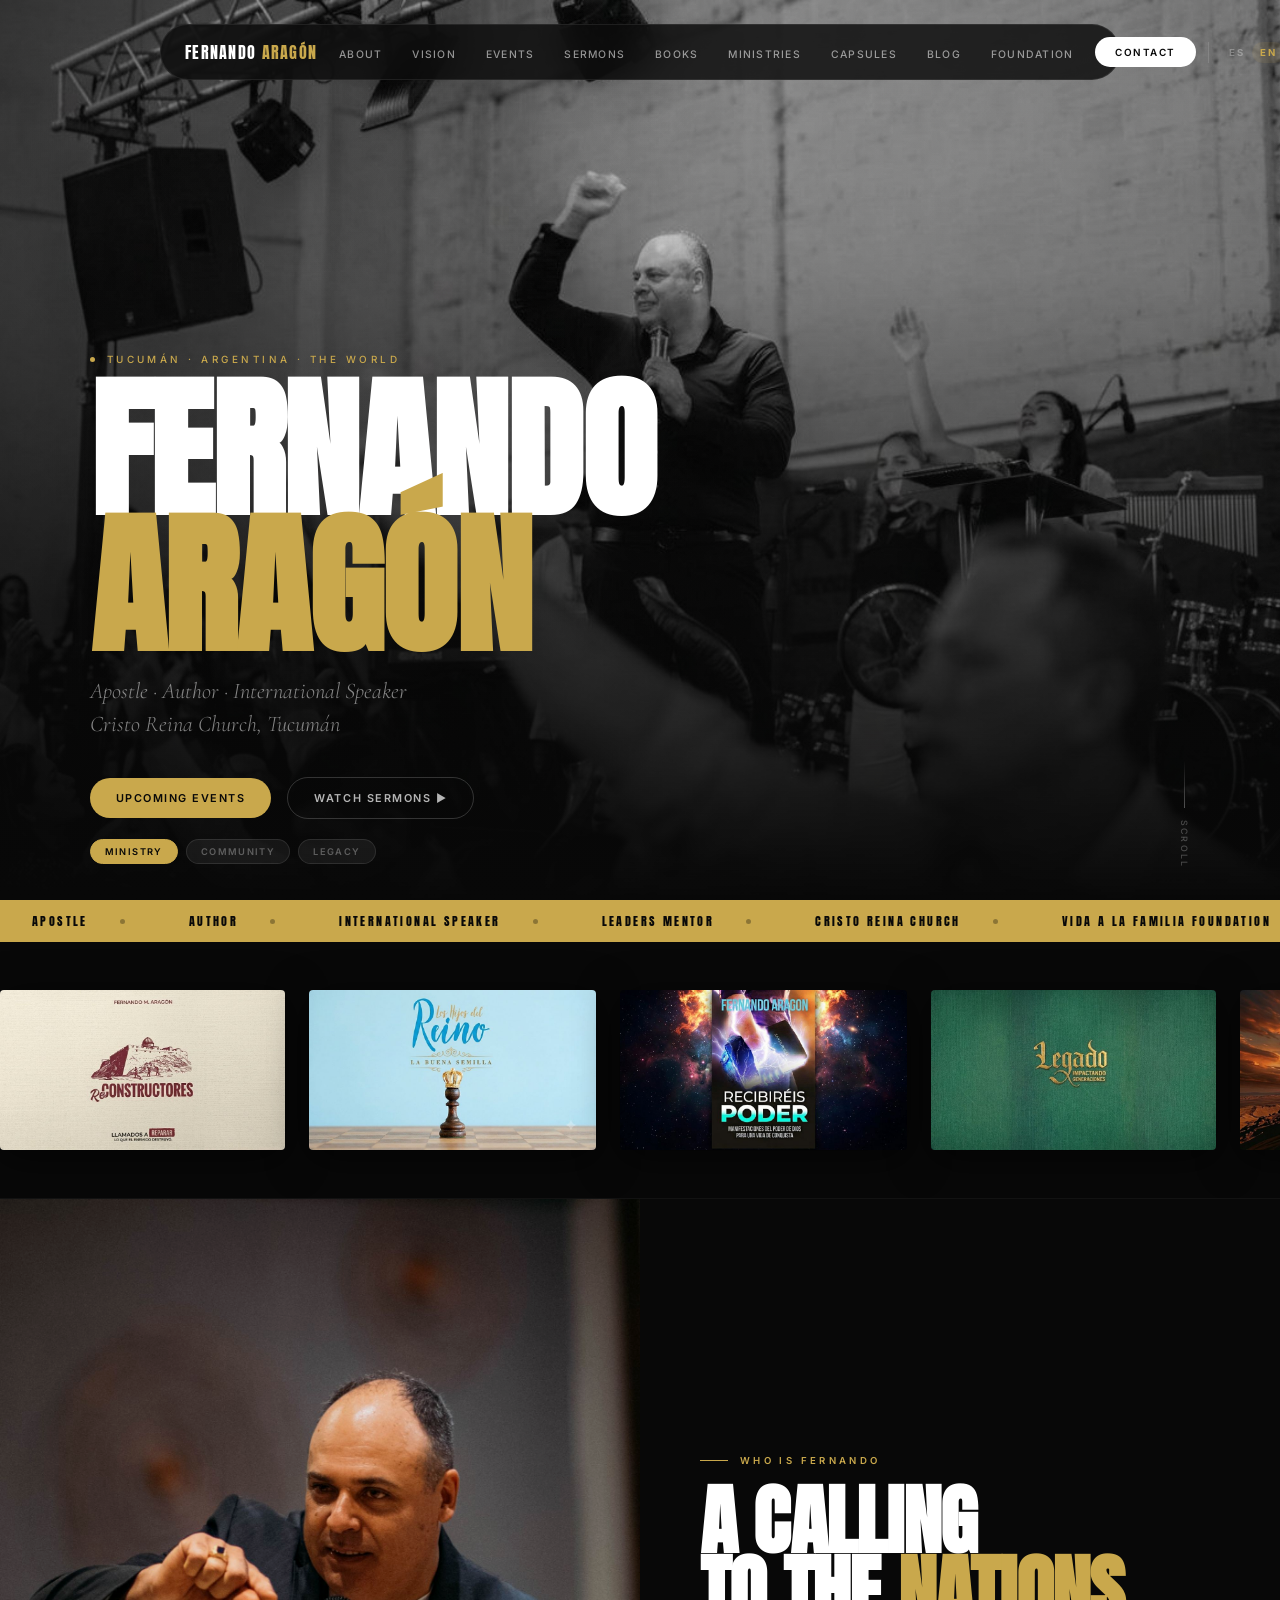
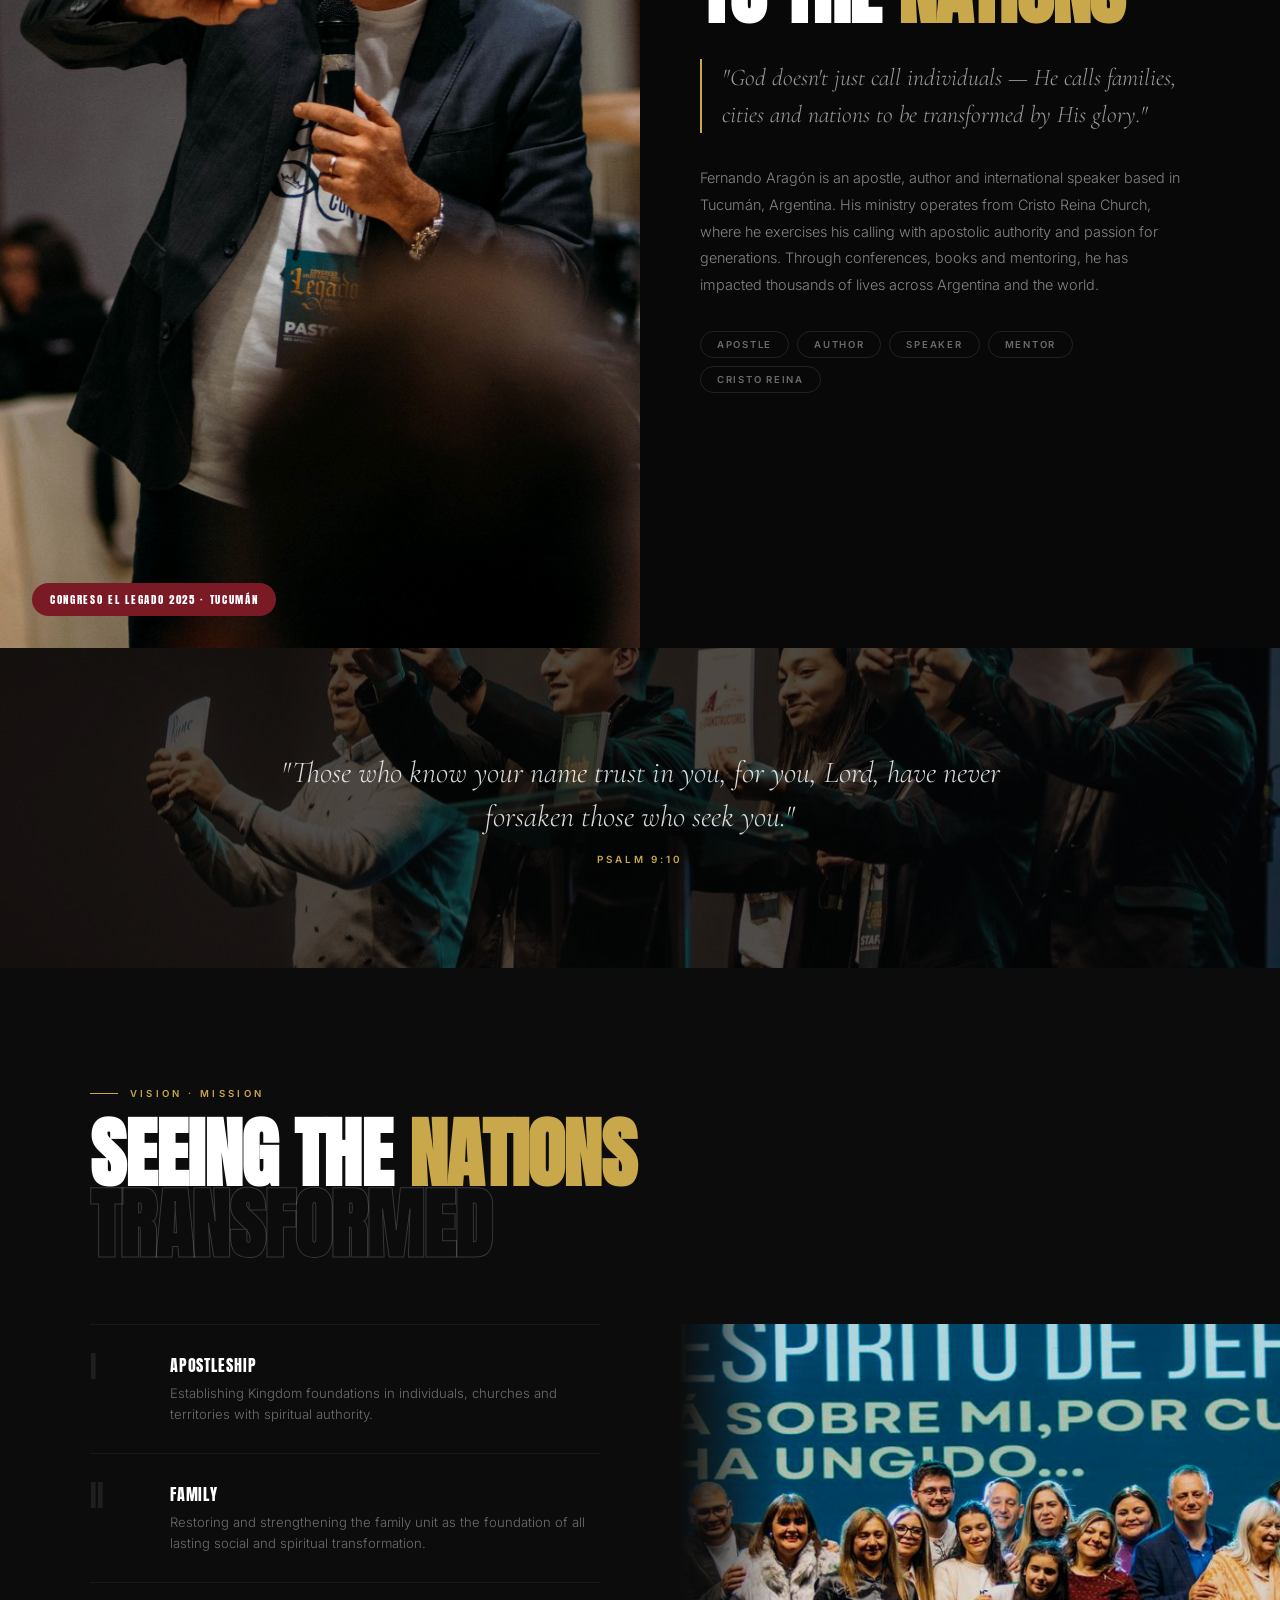
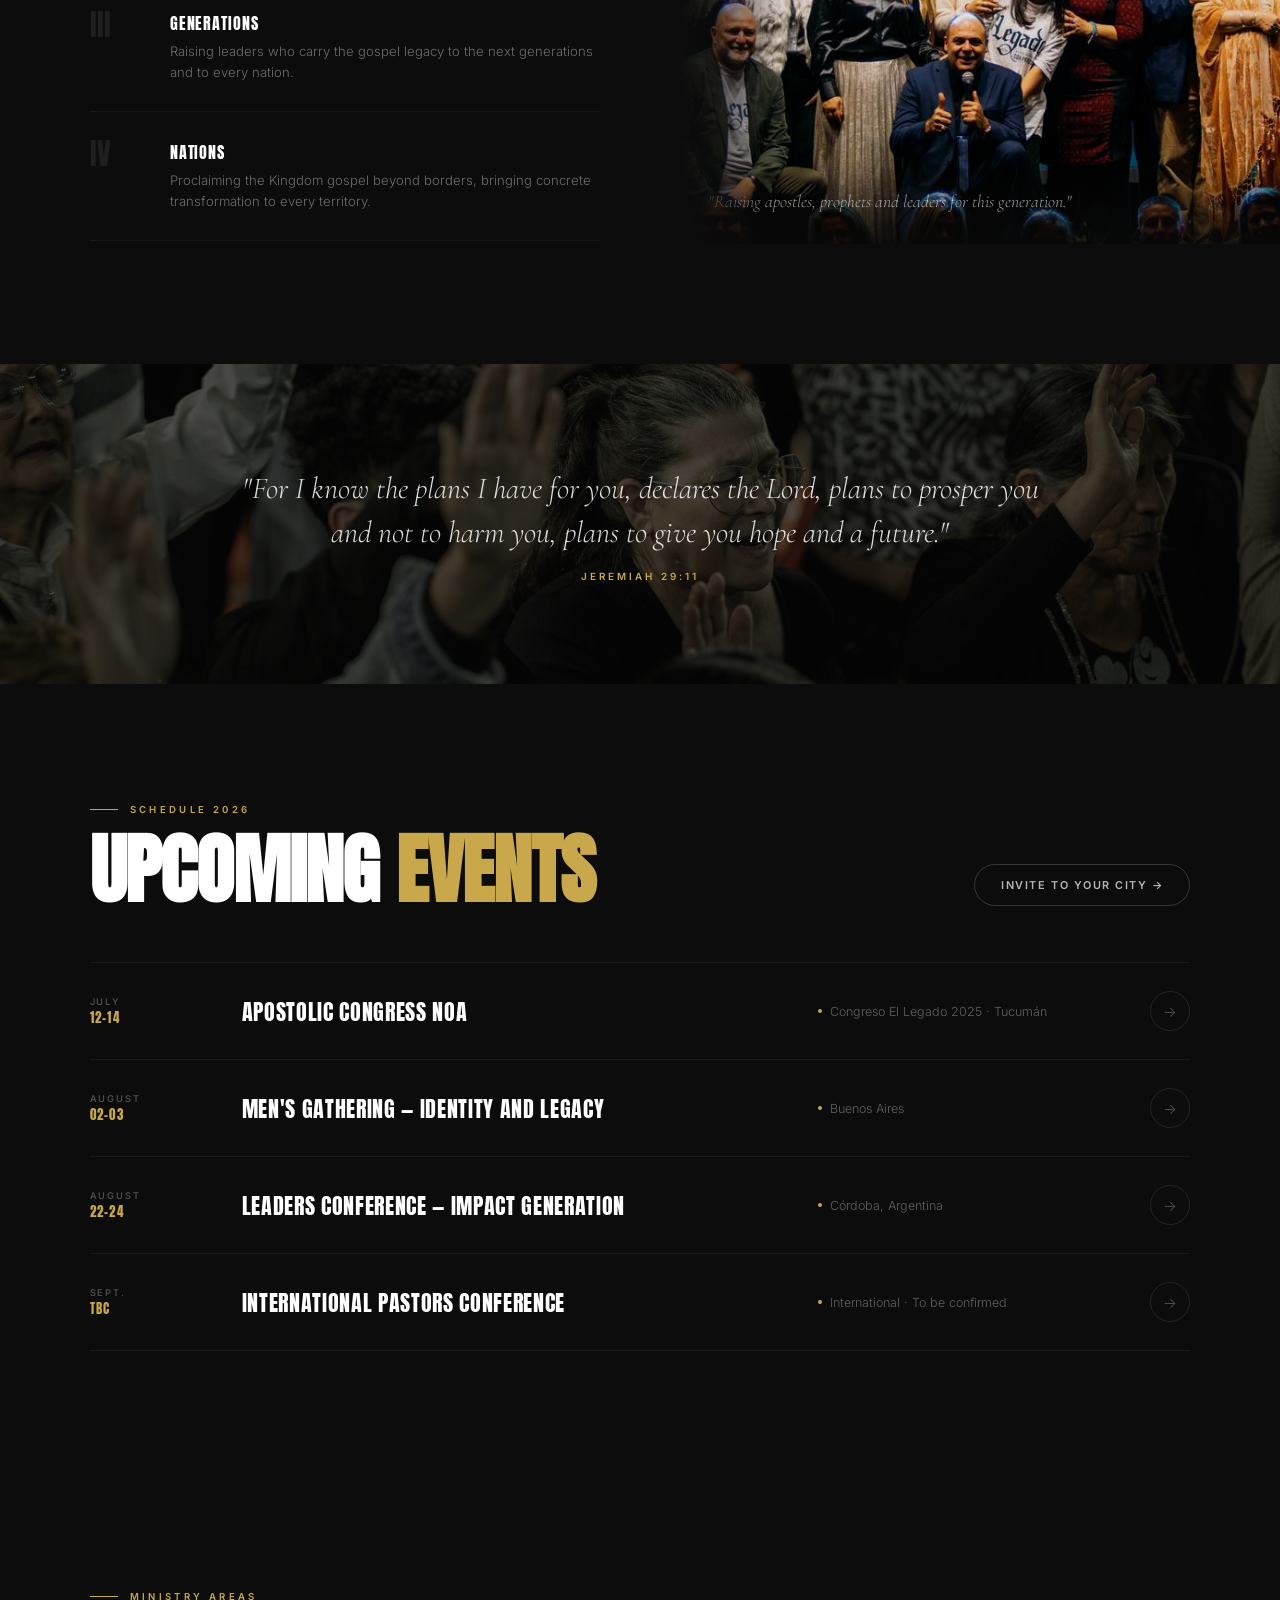
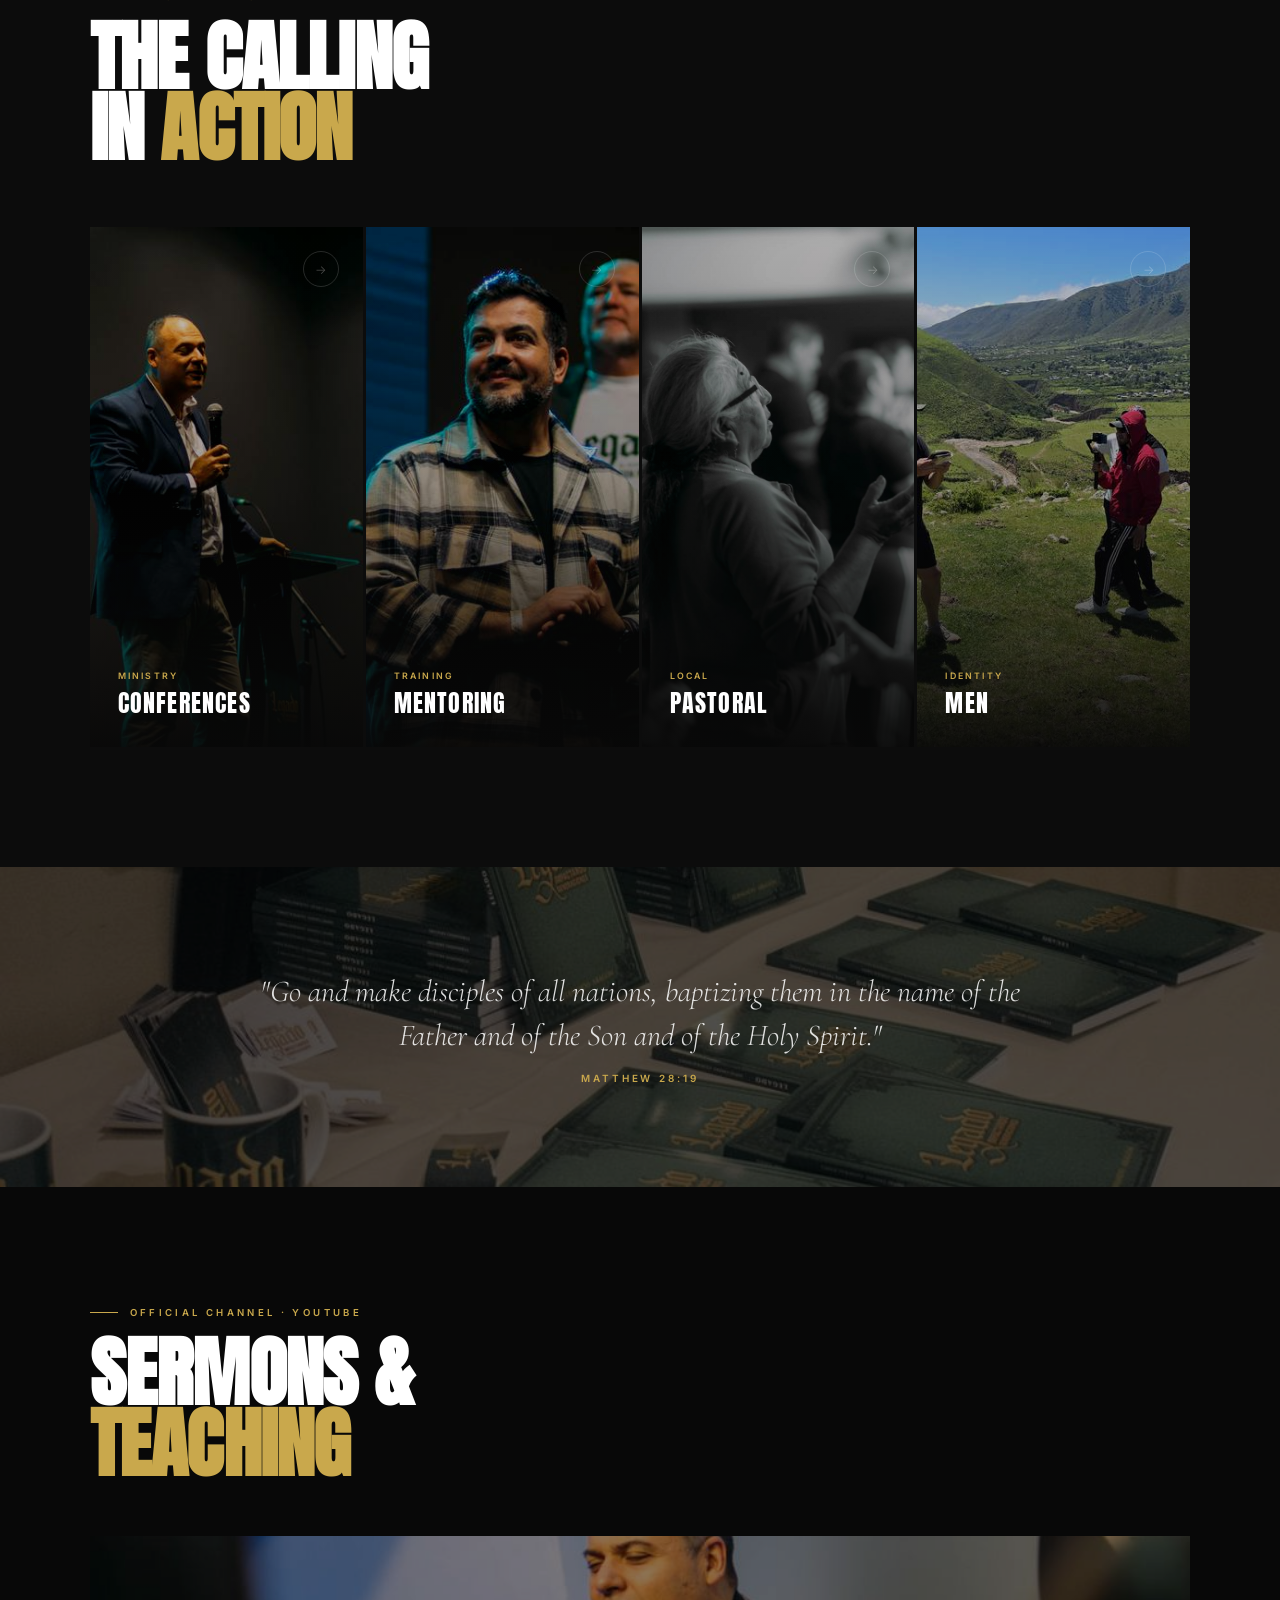
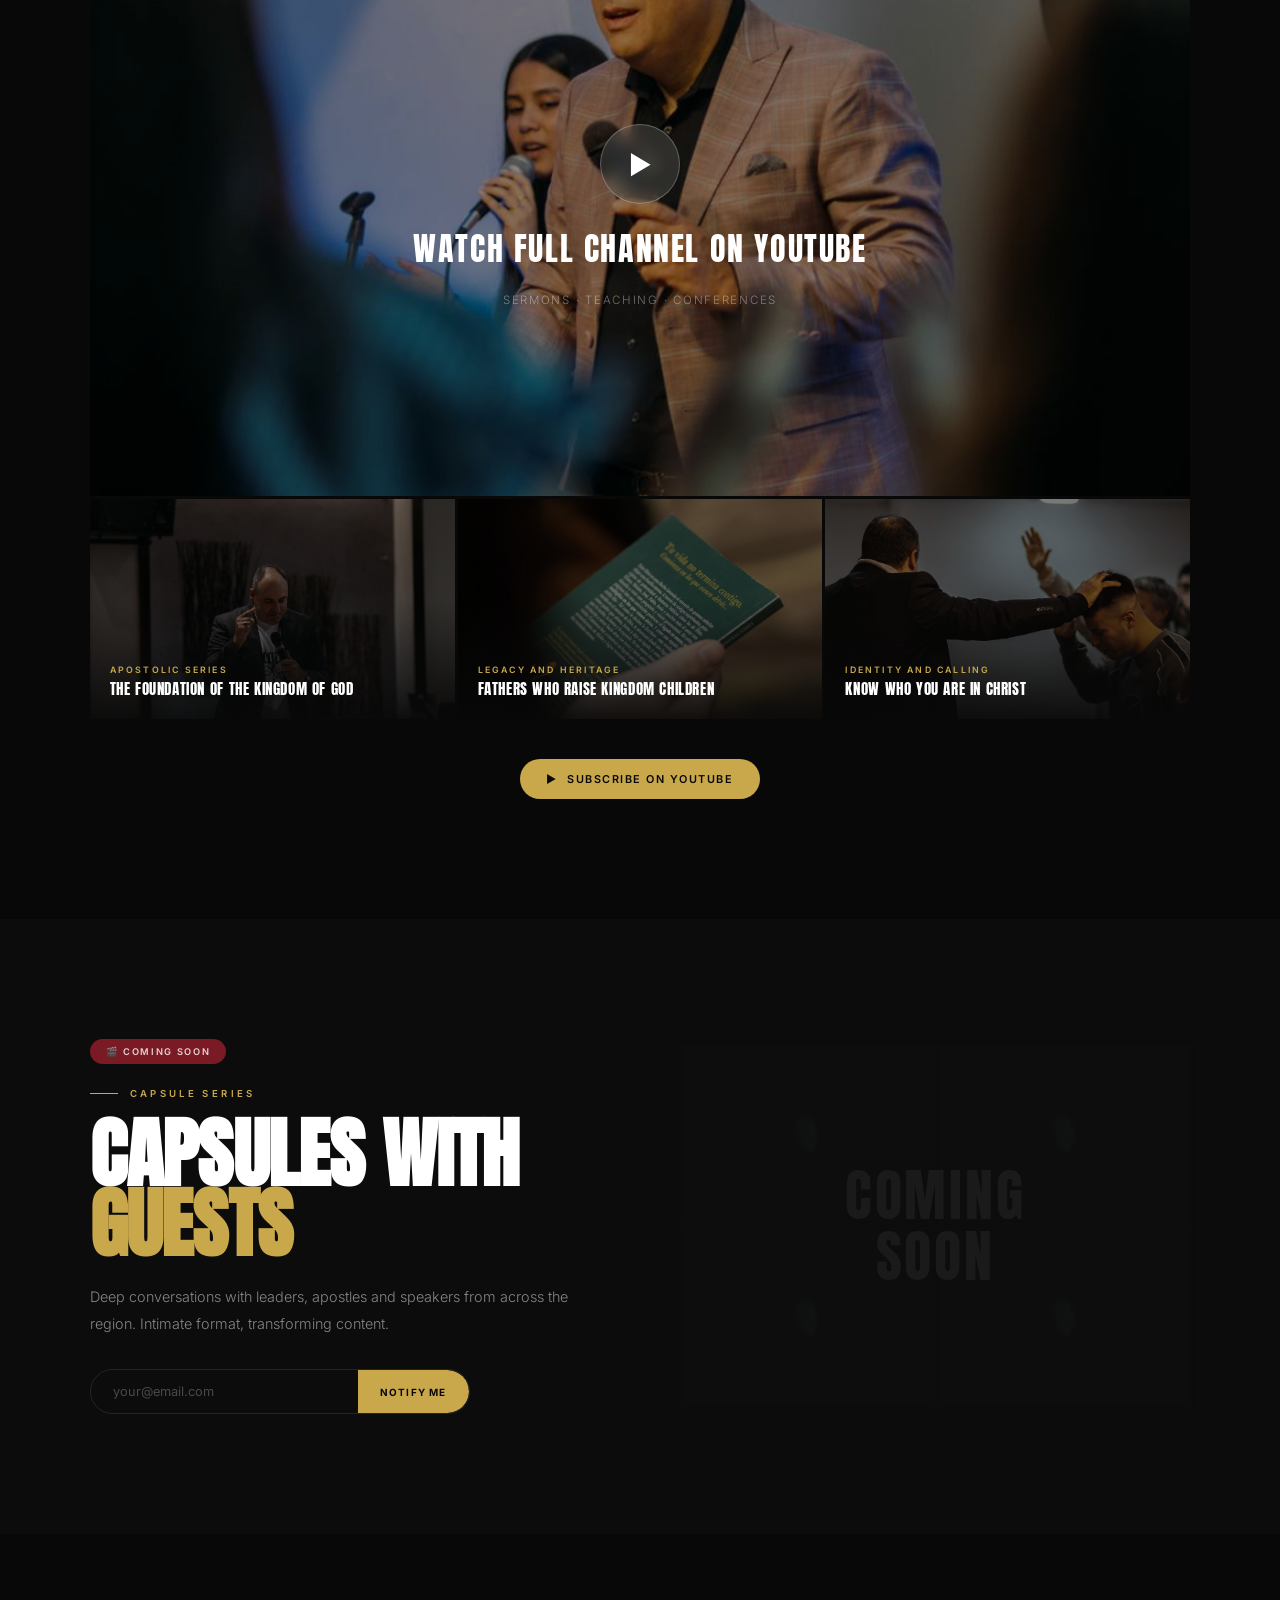
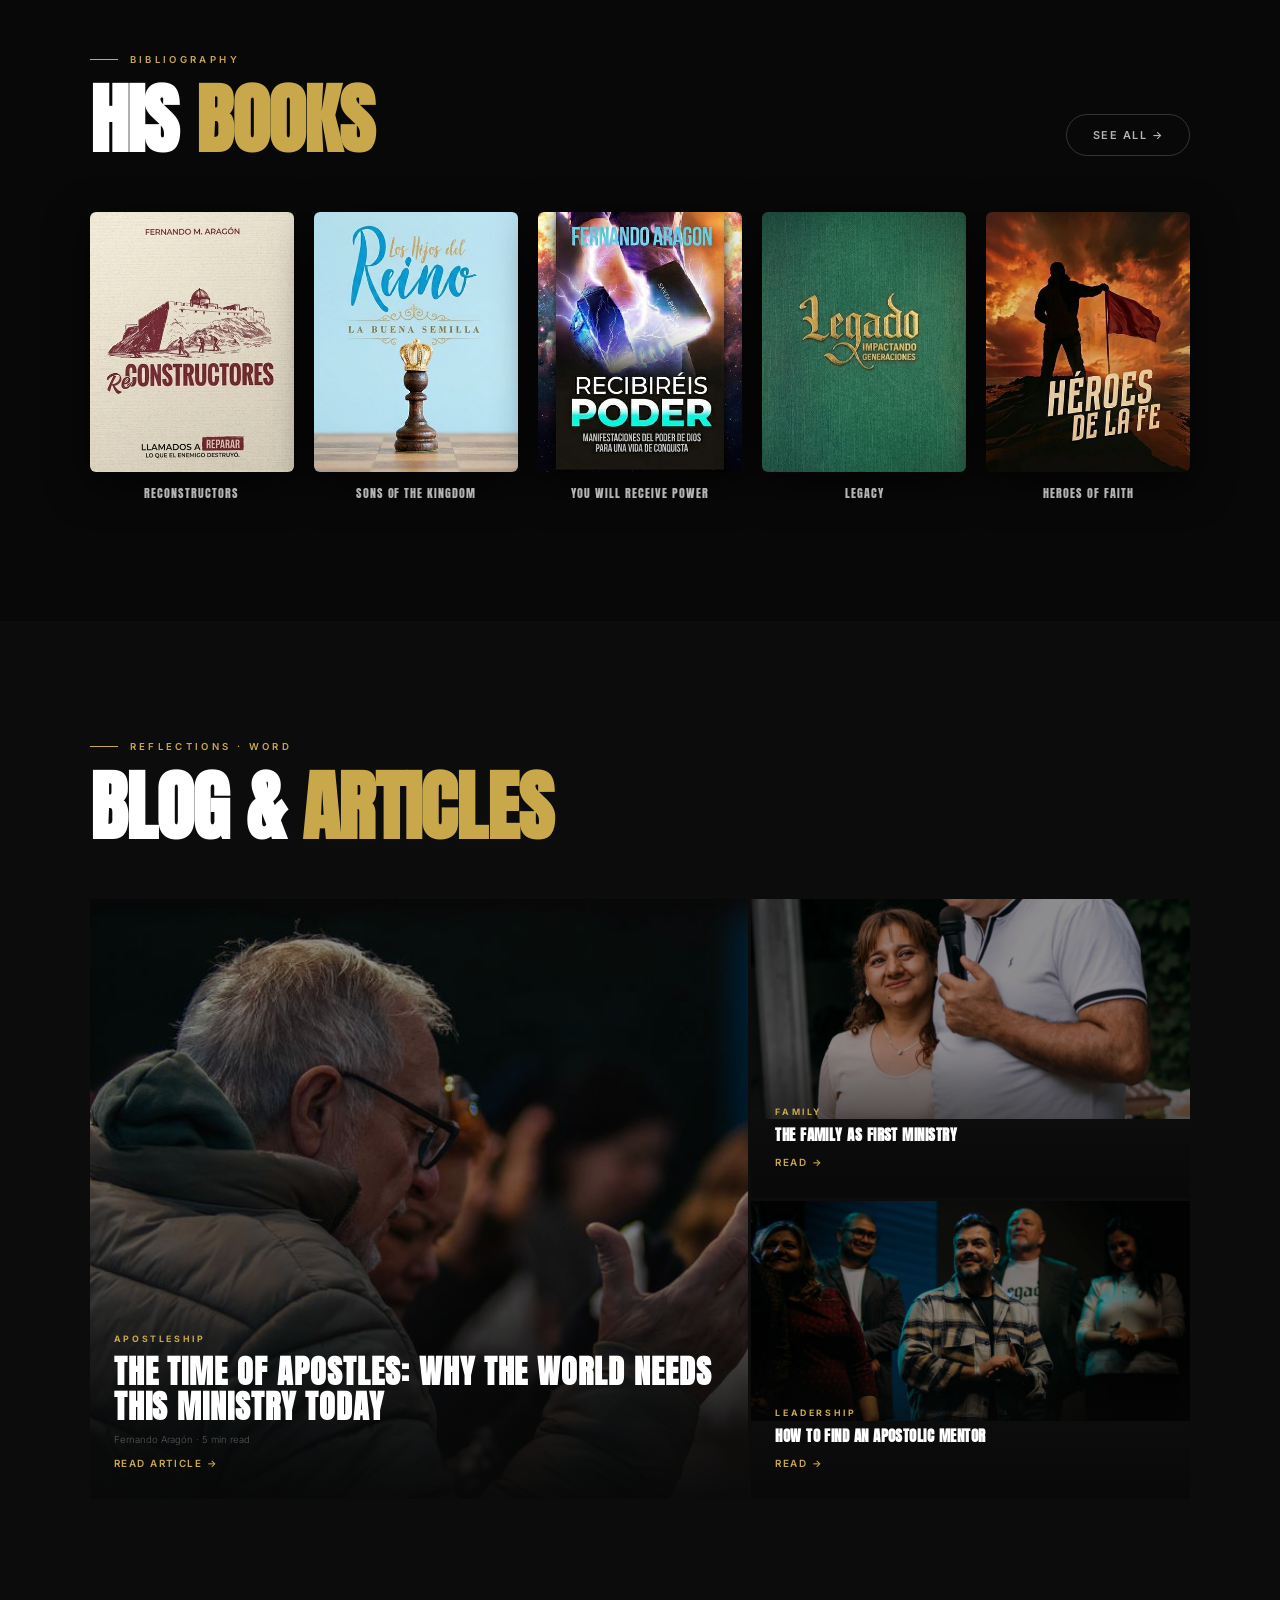
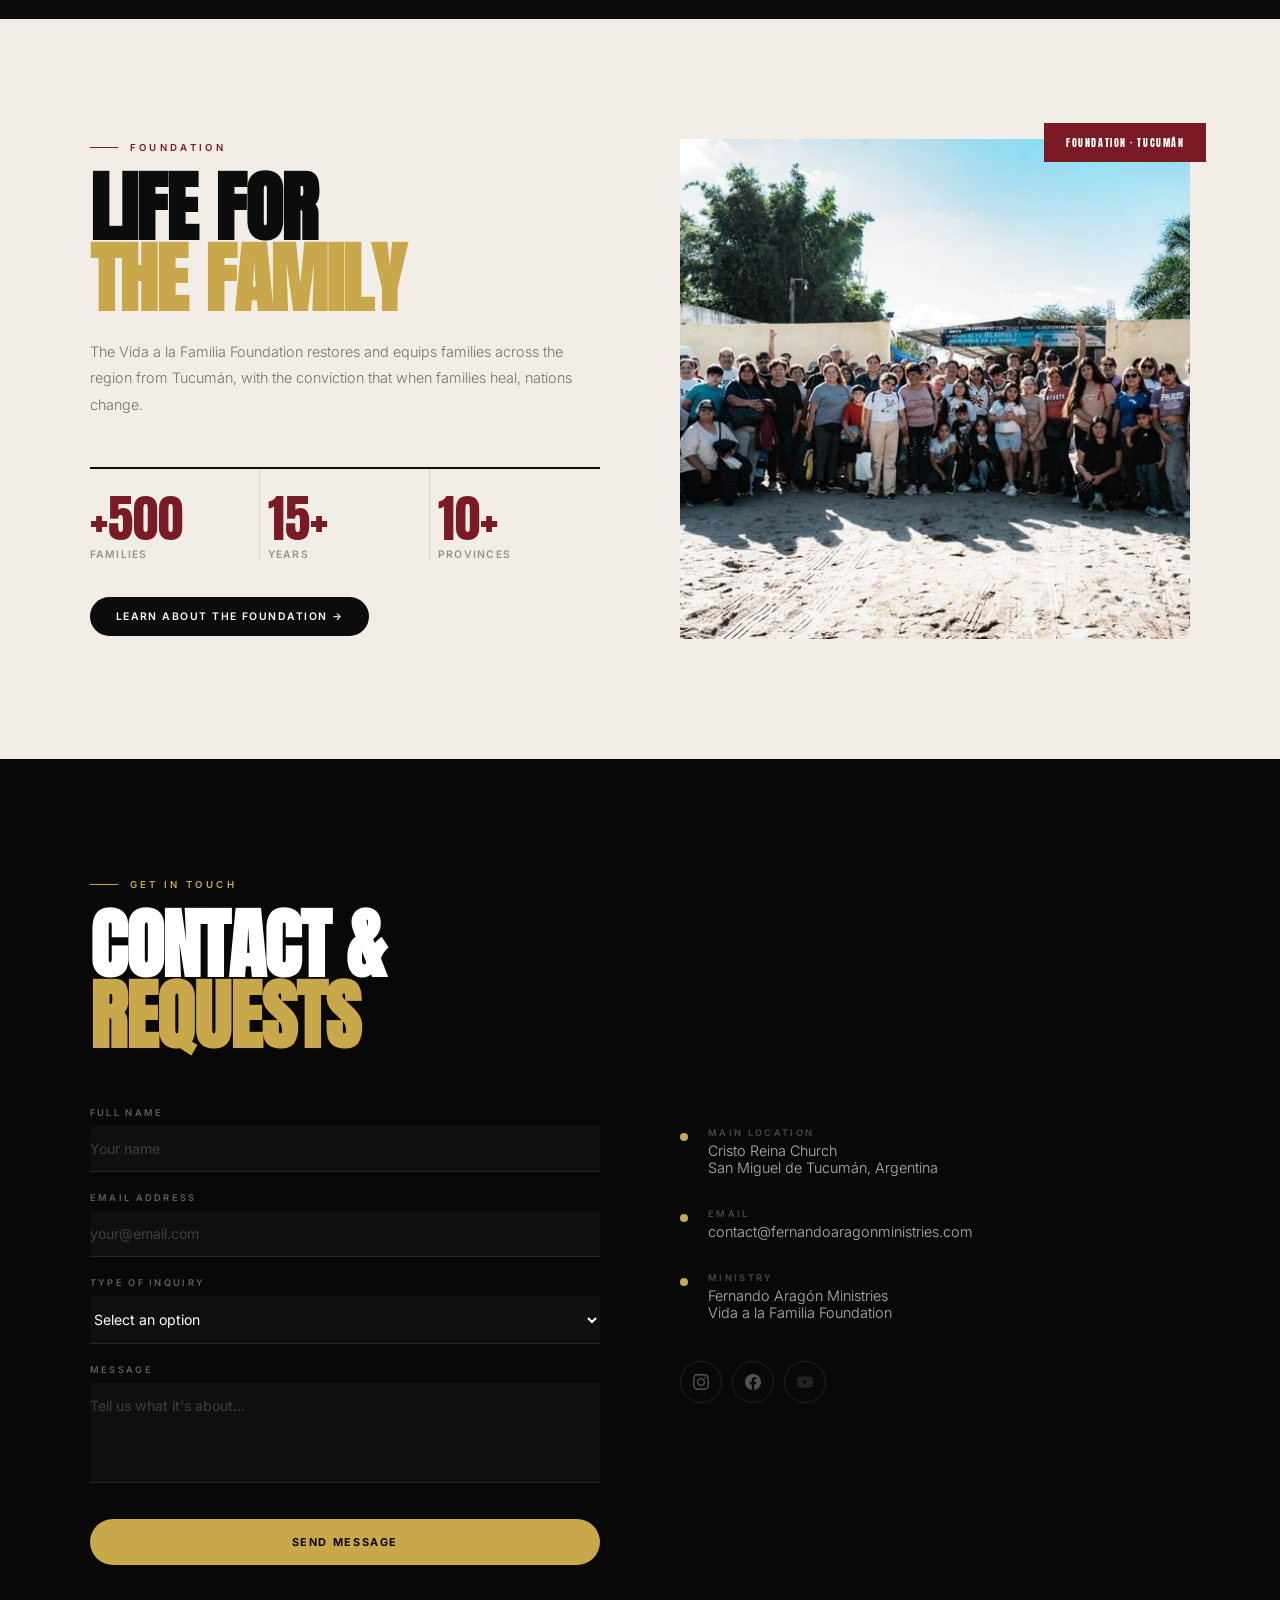
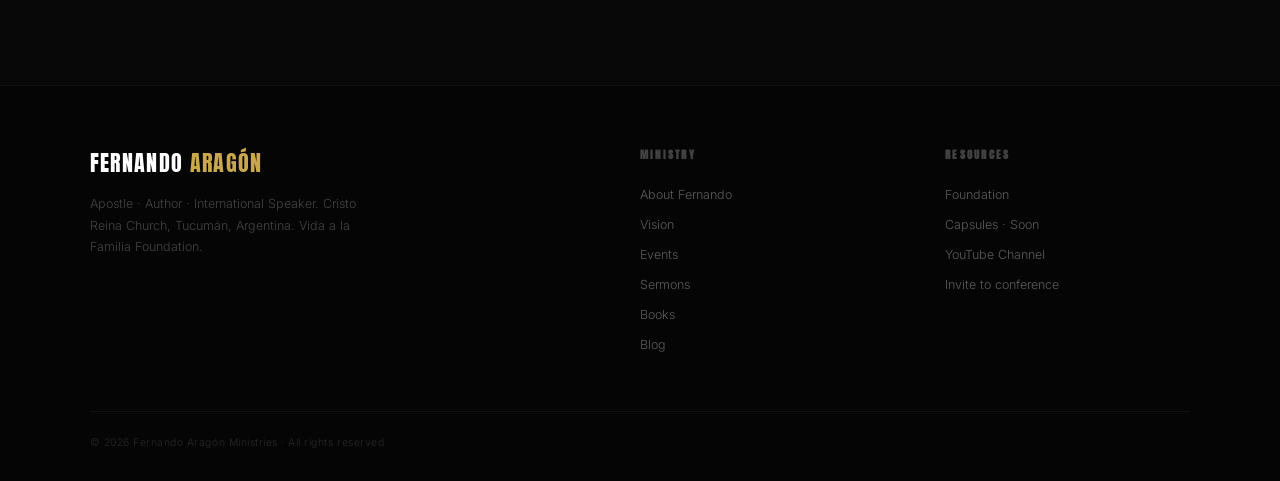
<file: en/index.html>
<!DOCTYPE html>
<html lang="en">
<head>
<meta charset="UTF-8">
<meta name="viewport" content="width=device-width, initial-scale=1.0">
<meta name="description" content="Fernando Aragón — Apostle, author and international speaker from Tucumán, Argentina. Cristo Reina Church. Vida a la Familia Foundation.">
<title>Fernando Aragón — Ministries</title>
<link rel="stylesheet" href="../css/style.css">
<link rel="icon" type="image/x-icon" href="../favicon.ico">
<link rel="icon" type="image/png" sizes="192x192" href="../images/favicon-192.png">
<style>
/* ─── HERO CROSSFADE SLIDER ─── */
#hero {
  position: relative; height: 100vh; min-height: 640px;
  display: flex; flex-direction: column; justify-content: flex-end; overflow: hidden;
}
.hero-slides { position: absolute; inset: 0; }
.hero-slide {
  position: absolute; inset: 0;
  background-size: cover; background-position: center 20%;
  opacity: 0; transition: opacity 1.8s ease-in-out;
}
.hero-slide.active { opacity: 1; }
.hero-slide:nth-child(1) { background-image: url('../images/hero_slide1.jpg'); background-position: center 30%; }
.hero-slide:nth-child(2) { background-image: url('[data-uri]'); background-position: center 35%; }
.hero-slide:nth-child(3) { background-image: url('../images/hero_slide3.jpg'); background-position: center 35%; }
.hero-grain { position: absolute; inset: 0; opacity: 0.02; pointer-events: none; z-index:1; background-image: url("data:image/svg+xml,%3Csvg viewBox='0 0 256 256' xmlns='http://www.w3.org/2000/svg'%3E%3Cfilter id='n'%3E%3CfeTurbulence type='fractalNoise' baseFrequency='0.9' numOctaves='4' stitchTiles='stitch'/%3E%3C/filter%3E%3Crect width='100%25' height='100%25' filter='url(%23n)'/%3E%3C/svg%3E"); background-size: 180px; }
.hero-vignette { position: absolute; inset: 0; z-index:2; background: linear-gradient(to top, #080808 0%, rgba(8,8,8,0.55) 40%, rgba(8,8,8,0.15) 70%, transparent 100%), linear-gradient(to right, rgba(8,8,8,0.5) 0%, transparent 55%); }
.hero-body { position: relative; z-index: 3; padding: 0 7vw 9vh; }
.hero-kicker { display: flex; align-items: center; gap: 12px; font-size: 0.62rem; font-weight: 500; letter-spacing: 0.35em; text-transform: uppercase; color: var(--gold); margin-bottom: 18px; opacity: 0; animation: fadeUp 0.9s 0.4s var(--ease) forwards; }
.hero-kicker-dot { width:5px; height:5px; border-radius:50%; background:var(--gold); flex-shrink:0; }
.hero-h1 { font-family: 'Anton', sans-serif; font-size: clamp(4.5rem, 12vw, 11rem); line-height: 0.88; letter-spacing: -0.01em; text-transform: uppercase; opacity: 0; animation: fadeUp 1s 0.55s var(--ease) forwards; }
.hero-h1 .line1 { display: block; color: #fff; }
.hero-h1 .line2 { display: block; color: var(--gold); }
.hero-sub { font-family: 'Cormorant Garamond', serif; font-style: italic; font-weight: 300; font-size: clamp(1rem, 2.2vw, 1.4rem); color: rgba(255,255,255,0.5); margin-top: 20px; max-width: 480px; line-height: 1.5; opacity: 0; animation: fadeUp 1s 0.75s var(--ease) forwards; }
.hero-actions { display: flex; align-items: center; gap: 16px; margin-top: 36px; opacity: 0; animation: fadeUp 1s 0.9s var(--ease) forwards; }
.hero-dots { position: absolute; bottom: 36px; left: 7vw; z-index: 4; display: flex; gap: 8px; align-items: center; opacity: 0; animation: fadeIn 1s 1.5s forwards; }
.hero-dot { font-size: 0.58rem; font-weight: 600; letter-spacing: 0.15em; text-transform: uppercase; color: rgba(255,255,255,0.3); background: rgba(255,255,255,0.06); border: 1px solid rgba(255,255,255,0.1); padding: 6px 14px; border-radius: 100px; transition: all 0.4s; cursor: pointer; white-space: nowrap; }
.hero-dot.active { color: var(--black); background: var(--gold); border-color: var(--gold); }
.hero-scroll-ind { position: absolute; bottom: 32px; right: 7vw; z-index: 4; writing-mode: vertical-rl; font-size: 0.55rem; font-weight: 500; letter-spacing: 0.25em; text-transform: uppercase; color: rgba(255,255,255,0.25); display: flex; align-items: center; gap: 12px; opacity: 0; animation: fadeIn 1s 1.5s forwards; }
.scroll-line { width:1px; height:48px; background: linear-gradient(to bottom, transparent, rgba(255,255,255,0.3)); animation: pulse 2.5s ease-in-out infinite; }
@keyframes pulse { 0%,100%{opacity:0.3}50%{opacity:1} }
@keyframes fadeUp { from{opacity:0;transform:translateY(28px)} to{opacity:1;transform:translateY(0)} }
@keyframes fadeIn { from{opacity:0} to{opacity:1} }

.books-strip { background:#080808; padding:48px 0; border-bottom:1px solid rgba(255,255,255,0.04); overflow:hidden; }
.books-ticker { display:flex; gap:24px; animation:booksTick 30s linear infinite; width:max-content; }
.books-ticker:hover { animation-play-state:paused; }
@keyframes booksTick { from{transform:translateX(0)} to{transform:translateX(-50%)} }
.book-strip-item { flex-shrink:0; cursor:pointer; transition:transform 0.4s; }
.book-strip-item:hover { transform:scale(1.05) translateY(-4px); }
.book-strip-item img { height:160px; width:auto; display:block; border-radius:4px; box-shadow:0 8px 40px rgba(0,0,0,0.6); }

#sobre { background:var(--black); display:grid; grid-template-columns:1fr 1fr; gap:0; min-height:80vh; padding:0; }
.sobre-media { position:relative; overflow:hidden; min-height:600px; }
.sobre-media-main { width:100%; height:100%; object-fit:cover; object-position:center top; display:block; filter:brightness(0.92) contrast(1.03); transition:transform 1.2s var(--ease); }
#sobre:hover .sobre-media-main { transform:scale(1.03); }
.sobre-media-badge { position:absolute; bottom:32px; left:32px; background:var(--red); color:#fff; font-family:'Anton',sans-serif; font-size:0.7rem; letter-spacing:0.15em; text-transform:uppercase; padding:8px 18px; border-radius:100px; }
.sobre-content { padding:80px 7vw 80px 60px; display:flex; flex-direction:column; justify-content:center; }
.sobre-quote { font-family:'Cormorant Garamond',serif; font-size:clamp(1.1rem,2vw,1.5rem); font-style:italic; font-weight:300; color:rgba(255,255,255,0.6); line-height:1.55; margin:32px 0; padding-left:20px; border-left:2px solid var(--gold); }
.chips { display:flex; flex-wrap:wrap; gap:8px; margin-top:32px; }
.chip { font-size:0.6rem; font-weight:600; letter-spacing:0.18em; text-transform:uppercase; color:rgba(255,255,255,0.4); border:1px solid rgba(255,255,255,0.1); padding:7px 16px; border-radius:100px; transition:all 0.3s; }
.chip:hover { color:var(--gold); border-color:var(--gold); }

#vision { background:#0c0c0c; }
.vision-grid { display:grid; grid-template-columns:1fr 1fr; gap:80px; align-items:start; margin-top:64px; }
.vision-pillars { display:flex; flex-direction:column; }
.v-pillar { display:grid; grid-template-columns:56px 1fr; gap:24px; padding:28px 0; border-bottom:1px solid rgba(255,255,255,0.05); transition:all 0.3s; cursor:default; }
.v-pillar:first-child { border-top:1px solid rgba(255,255,255,0.05); }
.v-pillar:hover { padding-left:12px; padding-right:12px; background:rgba(255,255,255,0.02); }
.v-num { font-family:'Anton',sans-serif; font-size:1.8rem; color:rgba(255,255,255,0.08); line-height:1; transition:color 0.3s; }
.v-pillar:hover .v-num { color:var(--gold); }
.v-title { font-family:'Anton',sans-serif; font-size:1rem; letter-spacing:0.06em; text-transform:uppercase; margin-bottom:6px; }
.v-desc { font-size:0.82rem; color:rgba(255,255,255,0.4); line-height:1.6; }
.vision-img-col { position:sticky; top:120px; margin-right:-7vw; }
.vision-img-wrap { position:relative; overflow:hidden; }
.vision-img-wrap img {
  width:100%; height:520px; object-fit:cover; display:block;
  filter:brightness(0.88) contrast(1.03);
}
.vision-img-wrap { position:relative; overflow:hidden; }
.vision-img-wrap::after {
  content:'';
  position:absolute; left:0; top:0; bottom:0; width:100px;
  background:linear-gradient(to right, #0c0c0c, transparent);
  pointer-events:none; z-index:1;
}

.vision-img-caption { position:absolute; bottom:0; left:0; right:0; padding:32px 28px; background:linear-gradient(to top, rgba(8,8,8,0.9), transparent); }
.vision-img-caption p { font-family:'Cormorant Garamond',serif; font-style:italic; font-size:1.1rem; color:rgba(255,255,255,0.6); }

#eventos { background:var(--black); }
.events-head { display:flex; justify-content:space-between; align-items:flex-end; margin-bottom:56px; }
.events-list { display:flex; flex-direction:column; }
.event-row { display:grid; grid-template-columns:120px 1fr 280px 60px; gap:32px; align-items:center; padding:28px 0; border-bottom:1px solid rgba(255,255,255,0.06); cursor:pointer; transition:all 0.3s; position:relative; }
.event-row:first-child { border-top:1px solid rgba(255,255,255,0.06); }
.event-row:hover { padding-left:16px; }
.event-row::before { content:''; position:absolute; left:0; top:0; bottom:0; width:0; background:var(--gold); transition:width 0.3s var(--ease); }
.event-row:hover::before { width:2px; }
.event-date { font-family:'Anton',sans-serif; font-size:0.8rem; letter-spacing:0.1em; text-transform:uppercase; color:var(--gold); line-height:1.3; }
.event-date small { display:block; font-family:'Inter',sans-serif; font-size:0.58rem; font-weight:500; letter-spacing:0.2em; color:rgba(255,255,255,0.3); margin-bottom:2px; }
.event-name { font-family:'Anton',sans-serif; font-size:clamp(1rem,2vw,1.4rem); letter-spacing:0.03em; text-transform:uppercase; transition:color 0.3s; }
.event-row:hover .event-name { color:var(--gold); }
.event-place { font-size:0.78rem; color:rgba(255,255,255,0.35); display:flex; align-items:center; gap:8px; }
.event-place-dot { width:4px; height:4px; border-radius:50%; background:var(--gold); flex-shrink:0; }
.event-arr { width:40px; height:40px; border-radius:50%; border:1px solid rgba(255,255,255,0.1); display:flex; align-items:center; justify-content:center; color:rgba(255,255,255,0.3); font-size:0.9rem; transition:all 0.3s; justify-self:end; }
.event-row:hover .event-arr { border-color:var(--gold); color:var(--gold); background:rgba(201,168,76,0.08); }

#ministerios { background:#0c0c0c; }
.min-grid { display:grid; grid-template-columns:repeat(4,1fr); gap:3px; margin-top:64px; }
.min-card { position:relative; height:520px; overflow:hidden; cursor:pointer; text-decoration:none; display:block; }
.min-card img {
  width:100%; height:100%; object-fit:cover;
  transition:transform 1s var(--ease);
  filter:brightness(0.78) contrast(1.05) grayscale(0%);
}
.min-card:hover img {
  transform:scale(1.06);
  filter:brightness(0.95) contrast(1.02) grayscale(0%);
}
.min-grad { position:absolute; inset:0; background:linear-gradient(to top, rgba(8,8,8,0.95) 0%, rgba(8,8,8,0.2) 50%, transparent 100%); }
.min-content { position:absolute; bottom:0; left:0; right:0; padding:32px 28px; }
.min-tag { font-size:0.55rem; font-weight:600; letter-spacing:0.25em; text-transform:uppercase; color:var(--gold); margin-bottom:10px; }
.min-title { font-family:'Anton',sans-serif; font-size:1.5rem; letter-spacing:0.05em; text-transform:uppercase; line-height:1; color:#fff !important; }
.min-desc { font-size:0.75rem; color:rgba(255,255,255,0.5); line-height:1.55; max-height:0; overflow:hidden; transition:max-height 0.6s var(--ease), margin-top 0.4s; }
.min-card:hover .min-desc { max-height:80px; margin-top:10px; }
.min-card-line { width:0; height:2px; background:var(--gold); transition:width 0.5s var(--ease); margin-bottom:12px; }
.min-card:hover .min-card-line { width:36px; }
.min-arrow { position:absolute; top:24px; right:24px; width:36px; height:36px; border-radius:50%; border:1px solid rgba(255,255,255,0.15); display:flex; align-items:center; justify-content:center; color:rgba(255,255,255,0.3); font-size:0.75rem; transition:all 0.4s; }
.min-card:hover .min-arrow { border-color:var(--gold); color:var(--gold); background:rgba(201,168,76,0.1); }

#predicas { background:var(--black); }
.yt-hero { position:relative; height:55vw; max-height:560px; overflow:hidden; margin-top:56px; cursor:pointer; }
.yt-hero img { width:100%; height:100%; object-fit:cover; filter:brightness(0.55); transition:transform 0.8s var(--ease), filter 0.5s; }
.yt-hero:hover img { transform:scale(1.03); filter:brightness(0.7); }
.yt-hero-overlay { position:absolute; inset:0; display:flex; flex-direction:column; align-items:center; justify-content:center; gap:20px; }
.yt-play { width:80px; height:80px; border-radius:50%; background:rgba(255,255,255,0.12); border:1px solid rgba(255,255,255,0.25); display:flex; align-items:center; justify-content:center; font-size:1.6rem; backdrop-filter:blur(8px); transition:all 0.35s; }
.yt-hero:hover .yt-play { background:rgba(201,168,76,0.9); border-color:var(--gold); transform:scale(1.1); color:var(--black); }
.yt-hero-title { font-family:'Anton',sans-serif; font-size:clamp(1rem,3vw,2rem); letter-spacing:0.05em; text-transform:uppercase; text-align:center; padding:0 20px; }
.yt-hero-sub { font-size:0.72rem; color:rgba(255,255,255,0.4); letter-spacing:0.15em; text-transform:uppercase; }
.predicas-grid { display:grid; grid-template-columns:repeat(3,1fr); gap:3px; margin-top:3px; }
.pred-card { position:relative; height:220px; overflow:hidden; cursor:pointer; }
.pred-card img { width:100%; height:100%; object-fit:cover; filter:brightness(0.5) grayscale(30%); transition:all 0.7s var(--ease); }
.pred-card:hover img { transform:scale(1.06); filter:brightness(0.7) grayscale(0%); }
.pred-card-over { position:absolute; inset:0; background:linear-gradient(to top, rgba(8,8,8,0.9), transparent 55%); }
.pred-card-content { position:absolute; bottom:0; left:0; right:0; padding:20px; }
.pred-serie { font-size:0.55rem; font-weight:600; letter-spacing:0.25em; text-transform:uppercase; color:var(--gold); margin-bottom:5px; }
.pred-title { font-family:'Anton',sans-serif; font-size:0.95rem; letter-spacing:0.04em; text-transform:uppercase; line-height:1.2; }
.pred-play-sm { position:absolute; top:50%; left:50%; transform:translate(-50%,-50%) scale(0.8); width:44px; height:44px; border-radius:50%; background:rgba(201,168,76,0.85); display:flex; align-items:center; justify-content:center; color:var(--black); font-size:1rem; opacity:0; transition:all 0.4s; }
.pred-card:hover .pred-play-sm { opacity:1; transform:translate(-50%,-50%) scale(1); }
.yt-cta-row { display:flex; justify-content:center; margin-top:40px; }

#capsulas { background:#0c0c0c; }
.capsulas-inner { display:grid; grid-template-columns:1fr 1fr; gap:80px; align-items:center; }
.cap-ghost-grid { display:grid; grid-template-columns:1fr 1fr; gap:4px; opacity:0.25; filter:blur(2px); }
.cap-ghost-item { height:180px; background:var(--black2); border:1px dashed rgba(255,255,255,0.08); display:flex; align-items:center; justify-content:center; font-size:2rem; color:rgba(255,255,255,0.1); }
.capsulas-visual { position:relative; }
.cap-coming-label { position:absolute; inset:0; display:flex; align-items:center; justify-content:center; }
.cap-coming-text { font-family:'Anton',sans-serif; font-size:clamp(2rem,5vw,3.5rem); letter-spacing:0.05em; text-transform:uppercase; color:rgba(255,255,255,0.06); text-align:center; line-height:1.1; pointer-events:none; }
.cap-badge { display:inline-flex; align-items:center; gap:8px; background:var(--red); color:rgba(255,255,255,0.8); font-size:0.58rem; font-weight:600; letter-spacing:0.18em; text-transform:uppercase; padding:7px 16px; border-radius:100px; margin-bottom:24px; }
.cap-notify { display:flex; margin-top:32px; border:1px solid rgba(255,255,255,0.1); border-radius:100px; overflow:hidden; max-width:380px; }
.cap-notify input { flex:1; background:transparent; border:none; padding:14px 22px; color:#fff; font-family:'Inter',sans-serif; font-size:0.8rem; outline:none; }
.cap-notify input::placeholder { color:rgba(255,255,255,0.25); }
.cap-notify button { background:var(--gold); color:var(--black); border:none; padding:14px 22px; font-family:'Inter',sans-serif; font-size:0.62rem; font-weight:700; letter-spacing:0.12em; text-transform:uppercase; cursor:pointer; transition:background 0.3s; border-radius:0 100px 100px 0; white-space:nowrap; }
.cap-notify button:hover { background:var(--gold2); }

#libros-preview { background:var(--black); }
.books-showcase-head { display:flex; justify-content:space-between; align-items:flex-end; margin-bottom:56px; }
.books-showcase-grid { display:grid; grid-template-columns:repeat(5,1fr); gap:20px; }
.book-showcase-card { cursor:pointer; transition:transform 0.4s; text-align:center; }
.book-showcase-card:hover { transform:translateY(-8px); }
.book-showcase-card img { width:100%; height:260px; object-fit:cover; display:block; border-radius:6px; box-shadow:0 12px 40px rgba(0,0,0,0.7); margin-bottom:14px; }
.book-showcase-title { font-family:'Anton',sans-serif; font-size:0.75rem; letter-spacing:0.08em; text-transform:uppercase; color:rgba(255,255,255,0.7); line-height:1.3; }

#blog { background:#0c0c0c; }
.blog-masonry { display:grid; grid-template-columns:1.5fr 1fr; grid-template-rows:auto auto; gap:3px; margin-top:56px; }
.blog-card { position:relative; overflow:hidden; cursor:pointer; background:var(--black2); }
.blog-card.hero { grid-row:span 2; }
.blog-img { width:100%; display:block; transition:transform 0.9s var(--ease), filter 0.5s; filter:brightness(0.6); }
.blog-card.hero .blog-img { height:600px; object-fit:cover; }
.blog-card:not(.hero) .blog-img { height:220px; object-fit:cover; }
.blog-card:hover .blog-img { transform:scale(1.05); filter:brightness(0.8); }
.blog-over { position:absolute; inset:0; background:linear-gradient(to top, rgba(8,8,8,0.95) 0%, transparent 50%); }
.blog-body { position:absolute; bottom:0; left:0; right:0; padding:28px 24px; }
.blog-cat { font-size:0.55rem; font-weight:700; letter-spacing:0.3em; text-transform:uppercase; color:var(--gold); margin-bottom:10px; }
.blog-title { font-family:'Anton',sans-serif; letter-spacing:0.03em; text-transform:uppercase; line-height:1.1; }
.blog-card.hero .blog-title { font-size:clamp(1.2rem,2.5vw,2rem); }
.blog-card:not(.hero) .blog-title { font-size:0.95rem; }
.blog-meta { font-size:0.6rem; color:rgba(255,255,255,0.3); margin-top:10px; }
.blog-read { display:inline-flex; align-items:center; gap:6px; font-size:0.62rem; font-weight:600; letter-spacing:0.15em; text-transform:uppercase; color:var(--gold); text-decoration:none; margin-top:12px; transition:gap 0.3s; }
.blog-read:hover { gap:12px; }

#fundacion { background:#f2ede6; color:#0c0c0c; }
.fund-grid { display:grid; grid-template-columns:1fr 1fr; gap:80px; align-items:center; }
.fund-content .eyebrow { color:#7a1a25; }
.fund-content .eyebrow::before { background:#7a1a25; }
.fund-content .big-title { color:#0c0c0c; }
.fund-content .body-text { color:rgba(12,12,12,0.55); }
.fund-visual { position:relative; }
.fund-img-main { width:100%; height:500px; object-fit:cover; object-position:center; display:block; }
.fund-badge { position:absolute; top:-16px; right:-16px; background:#7a1a25; color:#fff; font-family:'Anton',sans-serif; font-size:0.65rem; letter-spacing:0.15em; text-transform:uppercase; padding:12px 22px; }
.fund-stats-row { display:grid; grid-template-columns:repeat(3,1fr); margin-top:48px; border-top:2px solid #0c0c0c; }
.fund-stat { padding:24px 24px 0 8px; border-right:1px solid rgba(12,12,12,0.1); }
.fund-stat:first-child { padding-left:0; } .fund-stat:last-child { border-right:none; }
.fund-stat-n { font-family:'Anton',sans-serif; font-size:clamp(2rem,4vw,3.2rem); color:#7a1a25; line-height:1; }
.fund-stat-l { font-size:0.65rem; font-weight:600; letter-spacing:0.12em; text-transform:uppercase; color:rgba(12,12,12,0.4); margin-top:4px; }

#contacto { background:var(--black); }
.contact-grid { display:grid; grid-template-columns:1fr 1fr; gap:80px; margin-top:56px; align-items:start; }
.form-field { margin-bottom:20px; }
.form-label { font-size:0.58rem; font-weight:600; letter-spacing:0.25em; text-transform:uppercase; color:rgba(255,255,255,0.35); display:block; margin-bottom:8px; }
.form-input,.form-select,.form-textarea { width:100%; background:rgba(255,255,255,0.03); border:none; border-bottom:1px solid rgba(255,255,255,0.1); padding:14px 0; color:#fff; font-family:'Inter',sans-serif; font-size:0.88rem; outline:none; transition:border-bottom-color 0.3s; border-radius:0; }
.form-input:focus,.form-select:focus,.form-textarea:focus { border-bottom-color:var(--gold); }
.form-input::placeholder,.form-textarea::placeholder { color:rgba(255,255,255,0.2); }
.form-select { cursor:pointer; } .form-select option { background:#111; }
.form-textarea { height:100px; resize:none; }
.form-submit { width:100%; background:var(--gold); color:var(--black); border:none; padding:16px; border-radius:100px; font-family:'Inter',sans-serif; font-size:0.68rem; font-weight:700; letter-spacing:0.15em; text-transform:uppercase; cursor:pointer; margin-top:12px; transition:all 0.3s; }
.form-submit:hover { background:var(--gold2); transform:translateY(-1px); }
.contact-info { padding-top:20px; }
.ci-item { display:flex; gap:20px; margin-bottom:32px; align-items:flex-start; }
.ci-dot { width:8px; height:8px; border-radius:50%; background:var(--gold); margin-top:6px; flex-shrink:0; }
.ci-label { font-size:0.58rem; font-weight:600; letter-spacing:0.25em; text-transform:uppercase; color:rgba(255,255,255,0.25); margin-bottom:4px; }
.ci-value { font-size:0.9rem; color:rgba(255,255,255,0.7); }
.social-row { display:flex; gap:10px; margin-top:40px; }
.soc-btn { width:42px; height:42px; border-radius:50%; border:1px solid rgba(255,255,255,0.1); display:flex; align-items:center; justify-content:center; color:rgba(255,255,255,0.3); text-decoration:none; font-size:0.85rem; transition:all 0.3s; }
.soc-btn:hover { border-color:var(--gold); color:var(--gold); background:rgba(201,168,76,0.08); }

@media(max-width:1024px){
  #sobre{grid-template-columns:1fr;} .sobre-media{min-height:420px;} .sobre-content{padding:60px 7vw;}
  .vision-grid{grid-template-columns:1fr;} .vision-img-col{position:static;} .vision-img-wrap img{height:340px;}
  .event-row{grid-template-columns:90px 1fr 40px;gap:20px;} .event-place{display:none;}
  .min-grid{grid-template-columns:1fr 1fr;} .min-card{height:380px;}
  .predicas-grid{grid-template-columns:1fr 1fr;} .capsulas-inner{grid-template-columns:1fr;}
  .books-showcase-grid{grid-template-columns:repeat(3,1fr);}
  .blog-masonry{grid-template-columns:1fr;} .blog-card.hero{grid-row:auto;} .blog-card.hero .blog-img{height:380px;}
  .fund-grid{grid-template-columns:1fr;} .fund-img-main{height:360px;}
  .contact-grid{grid-template-columns:1fr;} .events-head{flex-direction:column;gap:20px;align-items:flex-start;}
}
@media(max-width:640px){
  .hero-scroll-ind{display:none;} .event-row{grid-template-columns:80px 1fr 36px;gap:16px;}
  .min-grid{grid-template-columns:1fr;} .predicas-grid{grid-template-columns:1fr;}
  .books-showcase-grid{grid-template-columns:1fr 1fr;} .fund-stats-row{grid-template-columns:1fr 1fr;}
}




.nav-lang {
  display: flex; align-items: center; gap: 0;
  margin-left: 4px; flex-shrink: 0;
  border-left: 1px solid rgba(255,255,255,0.12);
  padding-left: 12px;
}
.lang-opt {
  font-size: 0.6rem; font-weight: 700; letter-spacing: 0.18em;
  text-transform: uppercase; color: rgba(255,255,255,0.3);
  text-decoration: none; padding: 5px 8px; border-radius: 100px;
  transition: all 0.25s; cursor: pointer; background: none; border: none;
}
.lang-opt.active { color: var(--gold); background: rgba(201,168,76,0.1); }
.lang-opt:hover:not(.active) { color: rgba(255,255,255,0.7); }
</style>
</head>
<body>

<div class="mobile-overlay" id="mobNav">
  <button class="mob-close" id="mobClose">✕</button>
  <a href="#sobre">About</a>
  <a href="#vision">Vision</a>
  <a href="#eventos">Events</a>
  <a href="#predicas">Sermons</a>
  <a href="books.html">Books</a>
  <a href="#ministerios">Ministries</a>
  <a href="#capsulas">Capsules</a>
  <a href="#blog">Blog</a>
  <a href="foundation.html">Foundation</a>
  <a href="#contacto">Contact</a>
</div>

<div class="nav-wrap">
  <nav class="nav-pill">
    <a href="index.html" class="nav-logo">Fernando <span>Aragón</span></a>
    <ul class="nav-links">
      <li><a href="#sobre">About</a></li>
      <li><a href="#vision">Vision</a></li>
      <li><a href="#eventos">Events</a></li>
      <li><a href="#predicas">Sermons</a></li>
      <li><a href="books.html">Books</a></li>
      <li><a href="#ministerios">Ministries</a></li>
      <li><a href="#capsulas">Capsules</a></li>
      <li><a href="#blog">Blog</a></li>
      <li><a href="foundation.html">Foundation</a></li>
    </ul>
    <a href="#contacto" class="nav-cta">Contact</a>
    <div class="nav-lang"><a href="../index.html" class="lang-opt">ES</a><span class="lang-opt active">EN</span></div>
    <div class="nav-burger" id="navBurger"><span></span><span></span><span></span></div>
  </nav>
</div>

<section id="hero">
  <div class="hero-slides">
    <div class="hero-slide active"></div>
    <div class="hero-slide"></div>
    <div class="hero-slide"></div>
  </div>
  <div class="hero-grain"></div>
  <div class="hero-vignette"></div>
  <div class="hero-body">
    <div class="hero-kicker"><div class="hero-kicker-dot"></div>Tucumán · Argentina · The world</div>
    <h1 class="hero-h1"><span class="line1">Fernando</span><span class="line2">Aragón</span></h1>
    <p class="hero-sub">Apostle · Author · International Speaker<br>Cristo Reina Church, Tucumán</p>
    <div class="hero-actions">
      <a href="#eventos" class="btn-pill solid">Upcoming events</a>
      <a href="#predicas" class="btn-pill outline">Watch sermons ▶</a>
    </div>
  </div>
  <div class="hero-dots">
    <div class="hero-dot active" data-idx="0">Ministry</div>
    <div class="hero-dot" data-idx="1">Community</div>
    <div class="hero-dot" data-idx="2">Legacy</div>
  </div>
  <div class="hero-scroll-ind"><div class="scroll-line"></div>Scroll</div>
</section>

<div class="ticker-wrap">
  <div class="ticker-track">
    <span class="ticker-item">Apostle <span class="ticker-sep"></span></span>
    <span class="ticker-item">Author <span class="ticker-sep"></span></span>
    <span class="ticker-item">International Speaker <span class="ticker-sep"></span></span>
    <span class="ticker-item">Leaders Mentor <span class="ticker-sep"></span></span>
    <span class="ticker-item">Cristo Reina Church <span class="ticker-sep"></span></span>
    <span class="ticker-item">Vida a la Familia Foundation <span class="ticker-sep"></span></span>
    <span class="ticker-item">Tucumán · Argentina <span class="ticker-sep"></span></span>
    <span class="ticker-item">Apostle <span class="ticker-sep"></span></span>
    <span class="ticker-item">Author <span class="ticker-sep"></span></span>
    <span class="ticker-item">International Speaker <span class="ticker-sep"></span></span>
    <span class="ticker-item">Leaders Mentor <span class="ticker-sep"></span></span>
    <span class="ticker-item">Cristo Reina Church <span class="ticker-sep"></span></span>
    <span class="ticker-item">Vida a la Familia Foundation <span class="ticker-sep"></span></span>
    <span class="ticker-item">Tucumán · Argentina <span class="ticker-sep"></span></span>
  </div>
</div>

<div class="books-strip">
  <div class="books-ticker">
    <div class="book-strip-item" onclick="location.href='books.html'"><img src="../images/libro_reconstructores.jpg" alt="Reconstructors"></div>
    <div class="book-strip-item" onclick="location.href='books.html'"><img src="../images/libro_hijos_reino.jpg" alt="Sons of the Kingdom"></div>
    <div class="book-strip-item" onclick="location.href='books.html'"><img src="../images/libro_recibir_poder.jpg" alt="You Will Receive Power"></div>
    <div class="book-strip-item" onclick="location.href='books.html'"><img src="../images/libro_legado.jpg" alt="Legacy"></div>
    <div class="book-strip-item" onclick="location.href='books.html'"><img src="../images/libro_heroes.jpg" alt="Heroes of Faith"></div>
    <div class="book-strip-item" onclick="location.href='books.html'"><img src="../images/libro_reconstructores.jpg" alt="Reconstructors"></div>
    <div class="book-strip-item" onclick="location.href='books.html'"><img src="../images/libro_hijos_reino.jpg" alt="Sons of the Kingdom"></div>
    <div class="book-strip-item" onclick="location.href='books.html'"><img src="../images/libro_recibir_poder.jpg" alt="You Will Receive Power"></div>
    <div class="book-strip-item" onclick="location.href='books.html'"><img src="../images/libro_legado.jpg" alt="Legacy"></div>
    <div class="book-strip-item" onclick="location.href='books.html'"><img src="../images/libro_heroes.jpg" alt="Heroes of Faith"></div>
  </div>
</div>

<section id="sobre">
  <div class="sobre-media">
    <img class="sobre-media-main" src="../images/fernando_sobre.jpg" alt="Fernando Aragón">
    <div class="sobre-media-badge">Congreso El Legado 2025 · Tucumán</div>
  </div>
  <div class="sobre-content">
    <div class="eyebrow reveal">Who is Fernando</div>
    <h2 class="big-title reveal">A calling<br>to the <em>nations</em></h2>
    <blockquote class="sobre-quote reveal">"God doesn't just call individuals — He calls families, cities and nations to be transformed by His glory."</blockquote>
    <p class="body-text reveal">Fernando Aragón is an apostle, author and international speaker based in Tucumán, Argentina. His ministry operates from Cristo Reina Church, where he exercises his calling with apostolic authority and passion for generations. Through conferences, books and mentoring, he has impacted thousands of lives across Argentina and the world.</p>
    <div class="chips reveal">
      <span class="chip">Apostle</span>
      <span class="chip">Author</span>
      <span class="chip">Speaker</span>
      <span class="chip">Mentor</span>
      <span class="chip">Cristo Reina</span>
    </div>
  </div>
</section>

<div class="verse-banner">
  <div class="verse-banner-bg" style="background-image:url('../images/hero_slide2.jpg')"></div>
  <div class="verse-banner-overlay"></div>
  <div class="verse-banner-content">
    <p class="verse-text">"Those who know your name trust in you, for you, Lord, have never forsaken those who seek you."</p>
    <div class="verse-ref">Psalm 9:10</div>
  </div>
</div>

<section id="vision" class="s" style="background:#0c0c0c;">
  <div class="eyebrow reveal">Vision · Mission</div>
  <h2 class="big-title reveal">Seeing the <em>nations</em><br><span class="ghost">transformed</span></h2>
  <div class="vision-grid">
    <div class="vision-pillars reveal">
      <div class="v-pillar"><div class="v-num">I</div><div><div class="v-title">Apostleship</div><div class="v-desc">Establishing Kingdom foundations in individuals, churches and territories with spiritual authority.</div></div></div>
      <div class="v-pillar"><div class="v-num">II</div><div><div class="v-title">Family</div><div class="v-desc">Restoring and strengthening the family unit as the foundation of all lasting social and spiritual transformation.</div></div></div>
      <div class="v-pillar"><div class="v-num">III</div><div><div class="v-title">Generations</div><div class="v-desc">Raising leaders who carry the gospel legacy to the next generations and to every nation.</div></div></div>
      <div class="v-pillar"><div class="v-num">IV</div><div><div class="v-title">Nations</div><div class="v-desc">Proclaiming the Kingdom gospel beyond borders, bringing concrete transformation to every territory.</div></div></div>
    </div>
    <div class="vision-img-col reveal">
      <div class="vision-img-wrap">
        <img src="../images/mentoria2.jpg" alt="Mentoring">
        <div class="vision-img-caption"><p>"Raising apostles, prophets and leaders for this generation."</p></div>
      </div>
    </div>
  </div>
</section>

<div class="verse-banner">
  <div class="verse-banner-bg" style="background-image:url('../images/hero_slide3.jpg')"></div>
  <div class="verse-banner-overlay"></div>
  <div class="verse-banner-content">
    <p class="verse-text">"For I know the plans I have for you, declares the Lord, plans to prosper you and not to harm you, plans to give you hope and a future."</p>
    <div class="verse-ref">Jeremiah 29:11</div>
  </div>
</div>

<section id="eventos" class="s" style="background:#0c0c0c;">
  <div class="events-head reveal">
    <div><div class="eyebrow">Schedule 2026</div><h2 class="big-title">Upcoming <em>Events</em></h2></div>
    <a href="#contacto" class="btn-pill outline">Invite to your city →</a>
  </div>
  <div class="events-list reveal">
    <div class="event-row"><div class="event-date"><small>July</small>12–14</div><div class="event-name">Apostolic Congress NOA</div><div class="event-place"><span class="event-place-dot"></span>Congreso El Legado 2025 · Tucumán</div><div class="event-arr">→</div></div>
    <div class="event-row"><div class="event-date"><small>August</small>02–03</div><div class="event-name">Men's Gathering — Identity and Legacy</div><div class="event-place"><span class="event-place-dot"></span>Buenos Aires</div><div class="event-arr">→</div></div>
    <div class="event-row"><div class="event-date"><small>August</small>22–24</div><div class="event-name">Leaders Conference — Impact Generation</div><div class="event-place"><span class="event-place-dot"></span>Córdoba, Argentina</div><div class="event-arr">→</div></div>
    <div class="event-row"><div class="event-date"><small>Sept.</small>TBC</div><div class="event-name">International Pastors Conference</div><div class="event-place"><span class="event-place-dot"></span>International · To be confirmed</div><div class="event-arr">→</div></div>
  </div>
</section>

<section id="ministerios" class="s">
  <div class="eyebrow reveal">Ministry Areas</div>
  <h2 class="big-title reveal">The calling<br>in <em>action</em></h2>
  <div class="min-grid reveal">
    <a href="../pages/ministerio-conferencias.html" class="min-card"><img src="../images/conferencia3.jpg" alt="Conferences"><div class="min-grad"></div><div class="min-content"><div class="min-card-line"></div><div class="min-tag">Ministry</div><div class="min-title">Conferences</div><div class="min-desc">Apostolic message with anointing for churches and congresses in Argentina and the world.</div></div><div class="min-arrow">→</div></a>
    <a href="../pages/ministerio-mentoria.html" class="min-card"><img src="../images/mentoria1.jpg" alt="Mentoring"><div class="min-grad"></div><div class="min-content"><div class="min-card-line"></div><div class="min-tag">Training</div><div class="min-title">Mentoring</div><div class="min-desc">Accompanying pastors and leaders through their process of maturity and establishment.</div></div><div class="min-arrow">→</div></a>
    <a href="../pages/ministerio-pastoral.html" class="min-card"><img src="../images/pastoral2.jpg" alt="Pastoral"><div class="min-grad"></div><div class="min-content"><div class="min-card-line"></div><div class="min-tag">Local</div><div class="min-title">Pastoral</div><div class="min-desc">From Cristo Reina in Tucumán, shepherding with love and apostolic authority.</div></div><div class="min-arrow">→</div></a>
    <a href="../pages/ministerio-hombres.html" class="min-card"><img src="../images/hombres2.jpg" alt="Men"><div class="min-grad"></div><div class="min-content"><div class="min-card-line"></div><div class="min-tag">Identity</div><div class="min-title">Men</div><div class="min-desc">Awakening the identity, legacy and calling of the Christian man of this generation.</div></div><div class="min-arrow">→</div></a>
  </div>
</section>

<div class="verse-banner">
  <div class="verse-banner-bg" style="background-image:url('../images/legado1.jpg')"></div>
  <div class="verse-banner-overlay"></div>
  <div class="verse-banner-content">
    <p class="verse-text">"Go and make disciples of all nations, baptizing them in the name of the Father and of the Son and of the Holy Spirit."</p>
    <div class="verse-ref">Matthew 28:19</div>
  </div>
</div>

<section id="predicas" class="s" style="background:#080808;">
  <div class="eyebrow reveal">Official Channel · YouTube</div>
  <h2 class="big-title reveal">Sermons &amp;<br><em>Teaching</em></h2>
  <div class="yt-hero reveal" onclick="window.open('https://www.youtube.com/@fernandoaragon','_blank')">
    <img src="../images/pastoral1.jpg" alt="Fernando preaching">
    <div class="yt-hero-overlay">
      <div class="yt-play">▶</div>
      <div class="yt-hero-title">Watch full channel on YouTube</div>
      <div class="yt-hero-sub">Sermons · Teaching · Conferences</div>
    </div>
  </div>
  <div class="predicas-grid reveal">
    <div class="pred-card" onclick="window.open('https://www.youtube.com/@fernandoaragon','_blank')"><img src="../images/conferencia2.jpg" alt="Sermon"><div class="pred-card-over"></div><div class="pred-card-content"><div class="pred-serie">Apostolic Series</div><div class="pred-title">The Foundation of the Kingdom of God</div></div><div class="pred-play-sm">▶</div></div>
    <div class="pred-card" onclick="window.open('https://www.youtube.com/@fernandoaragon','_blank')"><img src="../images/legado2.jpg" alt="Sermon"><div class="pred-card-over"></div><div class="pred-card-content"><div class="pred-serie">Legacy and Heritage</div><div class="pred-title">Fathers Who Raise Kingdom Children</div></div><div class="pred-play-sm">▶</div></div>
    <div class="pred-card" onclick="window.open('https://www.youtube.com/@fernandoaragon','_blank')"><img src="../images/general3.jpg" alt="Sermon"><div class="pred-card-over"></div><div class="pred-card-content"><div class="pred-serie">Identity and Calling</div><div class="pred-title">Know Who You Are in Christ</div></div><div class="pred-play-sm">▶</div></div>
  </div>
  <div class="yt-cta-row reveal"><a href="https://www.youtube.com/@fernandoaragon" target="_blank" class="btn-pill solid">▶ &nbsp;Subscribe on YouTube</a></div>
</section>

<section id="capsulas" class="s" style="background:#0c0c0c;">
  <div class="capsulas-inner">
    <div>
      <div class="cap-badge">🎬 Coming Soon</div>
      <div class="eyebrow reveal">Capsule Series</div>
      <h2 class="big-title reveal">Capsules with<br><em>Guests</em></h2>
      <p class="body-text reveal" style="margin-top:24px;">Deep conversations with leaders, apostles and speakers from across the region. Intimate format, transforming content.</p>
      <div class="cap-notify reveal"><input type="email" placeholder="your@email.com"><button>Notify me</button></div>
    </div>
    <div class="capsulas-visual reveal">
      <div class="cap-ghost-grid"><div class="cap-ghost-item">🎙️</div><div class="cap-ghost-item">🎙️</div><div class="cap-ghost-item">🎙️</div><div class="cap-ghost-item">🎙️</div></div>
      <div class="cap-coming-label"><div class="cap-coming-text">COMING<br>SOON</div></div>
    </div>
  </div>
</section>

<section id="libros-preview" class="s" style="background:#080808;">
  <div class="books-showcase-head reveal">
    <div><div class="eyebrow">Bibliography</div><h2 class="big-title">His <em>Books</em></h2></div>
    <a href="books.html" class="btn-pill outline">See all →</a>
  </div>
  <div class="books-showcase-grid reveal">
    <div class="book-showcase-card" onclick="location.href='books.html'"><img src="../images/libro_reconstructores.jpg" alt="Reconstructors"><div class="book-showcase-title">Reconstructors</div></div>
    <div class="book-showcase-card" onclick="location.href='books.html'"><img src="../images/libro_hijos_reino.jpg" alt="Sons of the Kingdom"><div class="book-showcase-title">Sons of the Kingdom</div></div>
    <div class="book-showcase-card" onclick="location.href='books.html'"><img src="../images/libro_recibir_poder.jpg" alt="You Will Receive Power"><div class="book-showcase-title">You Will Receive Power</div></div>
    <div class="book-showcase-card" onclick="location.href='books.html'"><img src="../images/libro_legado.jpg" alt="Legacy"><div class="book-showcase-title">Legacy</div></div>
    <div class="book-showcase-card" onclick="location.href='books.html'"><img src="../images/libro_heroes.jpg" alt="Heroes of Faith"><div class="book-showcase-title">Heroes of Faith</div></div>
  </div>
</section>

<section id="blog" class="s" style="background:#0c0c0c;">
  <div class="eyebrow reveal">Reflections · Word</div>
  <h2 class="big-title reveal">Blog &amp; <em>Articles</em></h2>
  <div class="blog-masonry reveal">
    <div class="blog-card hero"><img class="blog-img" src="../images/general2.jpg" alt="Blog"><div class="blog-over"></div><div class="blog-body"><div class="blog-cat">Apostleship</div><h3 class="blog-title">The time of apostles: why the world needs this ministry today</h3><div class="blog-meta">Fernando Aragón · 5 min read</div><a href="blog-apostolado.html" class="blog-read">Read article →</a></div></div>
    <div class="blog-card"><img class="blog-img" src="../images/familia.jpg" alt="Family"><div class="blog-over"></div><div class="blog-body"><div class="blog-cat">Family</div><h3 class="blog-title">The family as first ministry</h3><a href="blog-familia.html" class="blog-read">Read →</a></div></div>
    <div class="blog-card"><img class="blog-img" src="../images/mentoria1.jpg" alt="Leadership"><div class="blog-over"></div><div class="blog-body"><div class="blog-cat">Leadership</div><h3 class="blog-title">How to find an apostolic mentor</h3><a href="blog-liderazgo.html" class="blog-read">Read →</a></div></div>
  </div>
</section>

<section id="fundacion">
  <div class="fund-grid s">
    <div class="fund-content">
      <div class="eyebrow reveal">Foundation</div>
      <h2 class="big-title reveal">Life for<br><em>the Family</em></h2>
      <p class="body-text reveal" style="margin-top:24px;">The Vida a la Familia Foundation restores and equips families across the region from Tucumán, with the conviction that when families heal, nations change.</p>
      <div class="fund-stats-row reveal">
        <div class="fund-stat"><div class="fund-stat-n">+500</div><div class="fund-stat-l">Families</div></div>
        <div class="fund-stat"><div class="fund-stat-n">15+</div><div class="fund-stat-l">Years</div></div>
        <div class="fund-stat"><div class="fund-stat-n">10+</div><div class="fund-stat-l">Provinces</div></div>
      </div>
      <a href="foundation.html" class="btn-dark reveal" style="margin-top:36px;">Learn about the foundation →</a>
    </div>
    <div class="fund-visual reveal">
      <div class="fund-badge">Foundation · Tucumán</div>
      <img class="fund-img-main" src="../images/comunidad.jpg" alt="Community">
    </div>
  </div>
</section>

<section id="contacto" class="s" style="background:#080808;">
  <div class="eyebrow reveal">Get in touch</div>
  <h2 class="big-title reveal">Contact &amp;<br><em>Requests</em></h2>
  <div class="contact-grid">
    <div class="reveal">
      <div class="form-field"><label class="form-label">Full name</label><input class="form-input" type="text" placeholder="Your name"></div>
      <div class="form-field"><label class="form-label">Email address</label><input class="form-input" type="email" placeholder="your@email.com"></div>
      <div class="form-field"><label class="form-label">Type of inquiry</label><select class="form-select"><option value="">Select an option</option><option>Conference invitation</option><option>Mentoring request</option><option>Vida a la Familia Foundation</option><option>Media and press</option><option>Other</option></select></div>
      <div class="form-field"><label class="form-label">Message</label><textarea class="form-textarea" placeholder="Tell us what it's about…"></textarea></div>
      <button class="form-submit">Send message</button>
    </div>
    <div class="contact-info reveal">
      <div class="ci-item"><div class="ci-dot"></div><div><div class="ci-label">Main Location</div><div class="ci-value">Cristo Reina Church<br>San Miguel de Tucumán, Argentina</div></div></div>
      <div class="ci-item"><div class="ci-dot"></div><div><div class="ci-label">Email</div><div class="ci-value">contact@fernandoaragonministries.com</div></div></div>
      <div class="ci-item"><div class="ci-dot"></div><div><div class="ci-label">Ministry</div><div class="ci-value">Fernando Aragón Ministries<br>Vida a la Familia Foundation</div></div></div>
      <div class="social-row"><a href="https://www.instagram.com/pasfernandoaragon" target="_blank" class="soc-btn" title="Instagram">
          <svg width="16" height="16" viewBox="0 0 24 24" fill="currentColor"><path d="M12 2.163c3.204 0 3.584.012 4.85.07 3.252.148 4.771 1.691 4.919 4.919.058 1.265.069 1.645.069 4.849 0 3.205-.012 3.584-.069 4.849-.149 3.225-1.664 4.771-4.919 4.919-1.266.058-1.644.07-4.85.07-3.204 0-3.584-.012-4.849-.07-3.26-.149-4.771-1.699-4.919-4.92-.058-1.265-.07-1.644-.07-4.849 0-3.204.013-3.583.07-4.849.149-3.227 1.664-4.771 4.919-4.919 1.266-.057 1.645-.069 4.849-.069zm0-2.163c-3.259 0-3.667.014-4.947.072-4.358.2-6.78 2.618-6.98 6.98-.059 1.281-.073 1.689-.073 4.948 0 3.259.014 3.668.072 4.948.2 4.358 2.618 6.78 6.98 6.98 1.281.058 1.689.072 4.948.072 3.259 0 3.668-.014 4.948-.072 4.354-.2 6.782-2.618 6.979-6.98.059-1.28.073-1.689.073-4.948 0-3.259-.014-3.667-.072-4.947-.196-4.354-2.617-6.78-6.979-6.98-1.281-.059-1.69-.073-4.949-.073zm0 5.838c-3.403 0-6.162 2.759-6.162 6.162s2.759 6.163 6.162 6.163 6.162-2.759 6.162-6.163c0-3.403-2.759-6.162-6.162-6.162zm0 10.162c-2.209 0-4-1.79-4-4 0-2.209 1.791-4 4-4s4 1.791 4 4c0 2.21-1.791 4-4 4zm6.406-11.845c-.796 0-1.441.645-1.441 1.44s.645 1.44 1.441 1.44c.795 0 1.439-.645 1.439-1.44s-.644-1.44-1.439-1.44z"/></svg>
        </a>
        <a href="https://www.facebook.com/fernandoymariaAragon" target="_blank" class="soc-btn" title="Facebook">
          <svg width="16" height="16" viewBox="0 0 24 24" fill="currentColor"><path d="M24 12.073c0-6.627-5.373-12-12-12s-12 5.373-12 12c0 5.99 4.388 10.954 10.125 11.854v-8.385H7.078v-3.47h3.047V9.43c0-3.007 1.792-4.669 4.533-4.669 1.312 0 2.686.235 2.686.235v2.953H15.83c-1.491 0-1.956.925-1.956 1.874v2.25h3.328l-.532 3.47h-2.796v8.385C19.612 23.027 24 18.062 24 12.073z"/></svg>
        </a>
        <a href="#" class="soc-btn soc-yt-soon" title="YouTube — coming soon">
          <svg width="16" height="16" viewBox="0 0 24 24" fill="currentColor" style="opacity:0.35"><path d="M23.495 6.205a3.007 3.007 0 0 0-2.088-2.088c-1.87-.501-9.396-.501-9.396-.501s-7.507-.01-9.396.501A3.007 3.007 0 0 0 .527 6.205a31.247 31.247 0 0 0-.522 5.805 31.247 31.247 0 0 0 .522 5.783 3.007 3.007 0 0 0 2.088 2.088c1.868.502 9.396.502 9.396.502s7.506 0 9.396-.502a3.007 3.007 0 0 0 2.088-2.088 31.247 31.247 0 0 0 .5-5.783 31.247 31.247 0 0 0-.5-5.805zM9.609 15.601V8.408l6.264 3.602z"/></svg>
        </a>
      </div>
    </div>
  </div>
</section>

<footer>
  <div class="footer-top">
    <div>
      <a href="index.html" class="footer-logo">Fernando <span>Aragón</span></a>
      <p class="footer-blurb">Apostle · Author · International Speaker. Cristo Reina Church, Tucumán, Argentina. Vida a la Familia Foundation.</p>
    </div>
    <div class="footer-col"><h4>Ministry</h4><ul>
      <li><a href="#sobre">About Fernando</a></li>
      <li><a href="#vision">Vision</a></li>
      <li><a href="#eventos">Events</a></li>
      <li><a href="#predicas">Sermons</a></li>
      <li><a href="books.html">Books</a></li>
      <li><a href="#blog">Blog</a></li>
    </ul></div>
    <div class="footer-col"><h4>Resources</h4><ul>
      <li><a href="foundation.html">Foundation</a></li>
      <li><a href="#capsulas">Capsules · Soon</a></li>
      <li><a href="https://www.youtube.com/@fernandoaragon" target="_blank">YouTube Channel</a></li>
      <li><a href="#contacto">Invite to conference</a></li>
    </ul></div>
  </div>
  <div class="footer-bottom">
    <div class="footer-copy">© 2026 Fernando Aragón Ministries · All rights reserved</div>
    
  </div>
</footer>

<script src="../js/main.js"></script>
<script>
function openMob(){ var m=document.getElementById('mobNav'); m.classList.add('open'); m.style.display='flex'; document.body.style.overflow='hidden'; }
function closeMob(){ var m=document.getElementById('mobNav'); m.classList.remove('open'); m.style.display='none'; document.body.style.overflow=''; }
document.getElementById('navBurger').addEventListener('click', openMob);
document.getElementById('mobClose').addEventListener('click', closeMob);
document.querySelectorAll('#mobNav a').forEach(a => a.addEventListener('click', closeMob));
(function(){
  const slides = document.querySelectorAll('.hero-slide');
  const dots = document.querySelectorAll('.hero-dot');
  let current = 0, timer;
  function goTo(idx){ slides[current].classList.remove('active'); dots[current].classList.remove('active'); current=(idx+slides.length)%slides.length; slides[current].classList.add('active'); dots[current].classList.add('active'); }
  function next(){ goTo(current+1); }
  function start(){ timer=setInterval(next,5000); }
  function stop(){ clearInterval(timer); }
  dots.forEach(d=>{ d.addEventListener('click',()=>{ stop(); goTo(parseInt(d.dataset.idx)); start(); }); });
  start();
})();
const ro = new IntersectionObserver((entries)=>{ entries.forEach(e=>{ if(e.isIntersecting){ e.target.classList.add('visible'); ro.unobserve(e.target); } }); },{threshold:0.08});
document.querySelectorAll('.reveal').forEach(el=>ro.observe(el));
document.querySelector('.cap-notify button').addEventListener('click',function(){ const inp=this.previousElementSibling; if(inp&&inp.value){ this.textContent='Notified!'; this.style.background='#2d7a4f'; inp.value=''; setTimeout(()=>{ this.textContent='Notify me'; this.style.background=''; },3000); } });
document.querySelector('.form-submit').addEventListener('click',function(){ this.textContent='✓ Message sent'; this.style.background='#2d7a4f'; setTimeout(()=>{ this.textContent='Send message'; this.style.background=''; },3000); });
</script>
</body>
</html>
</file>
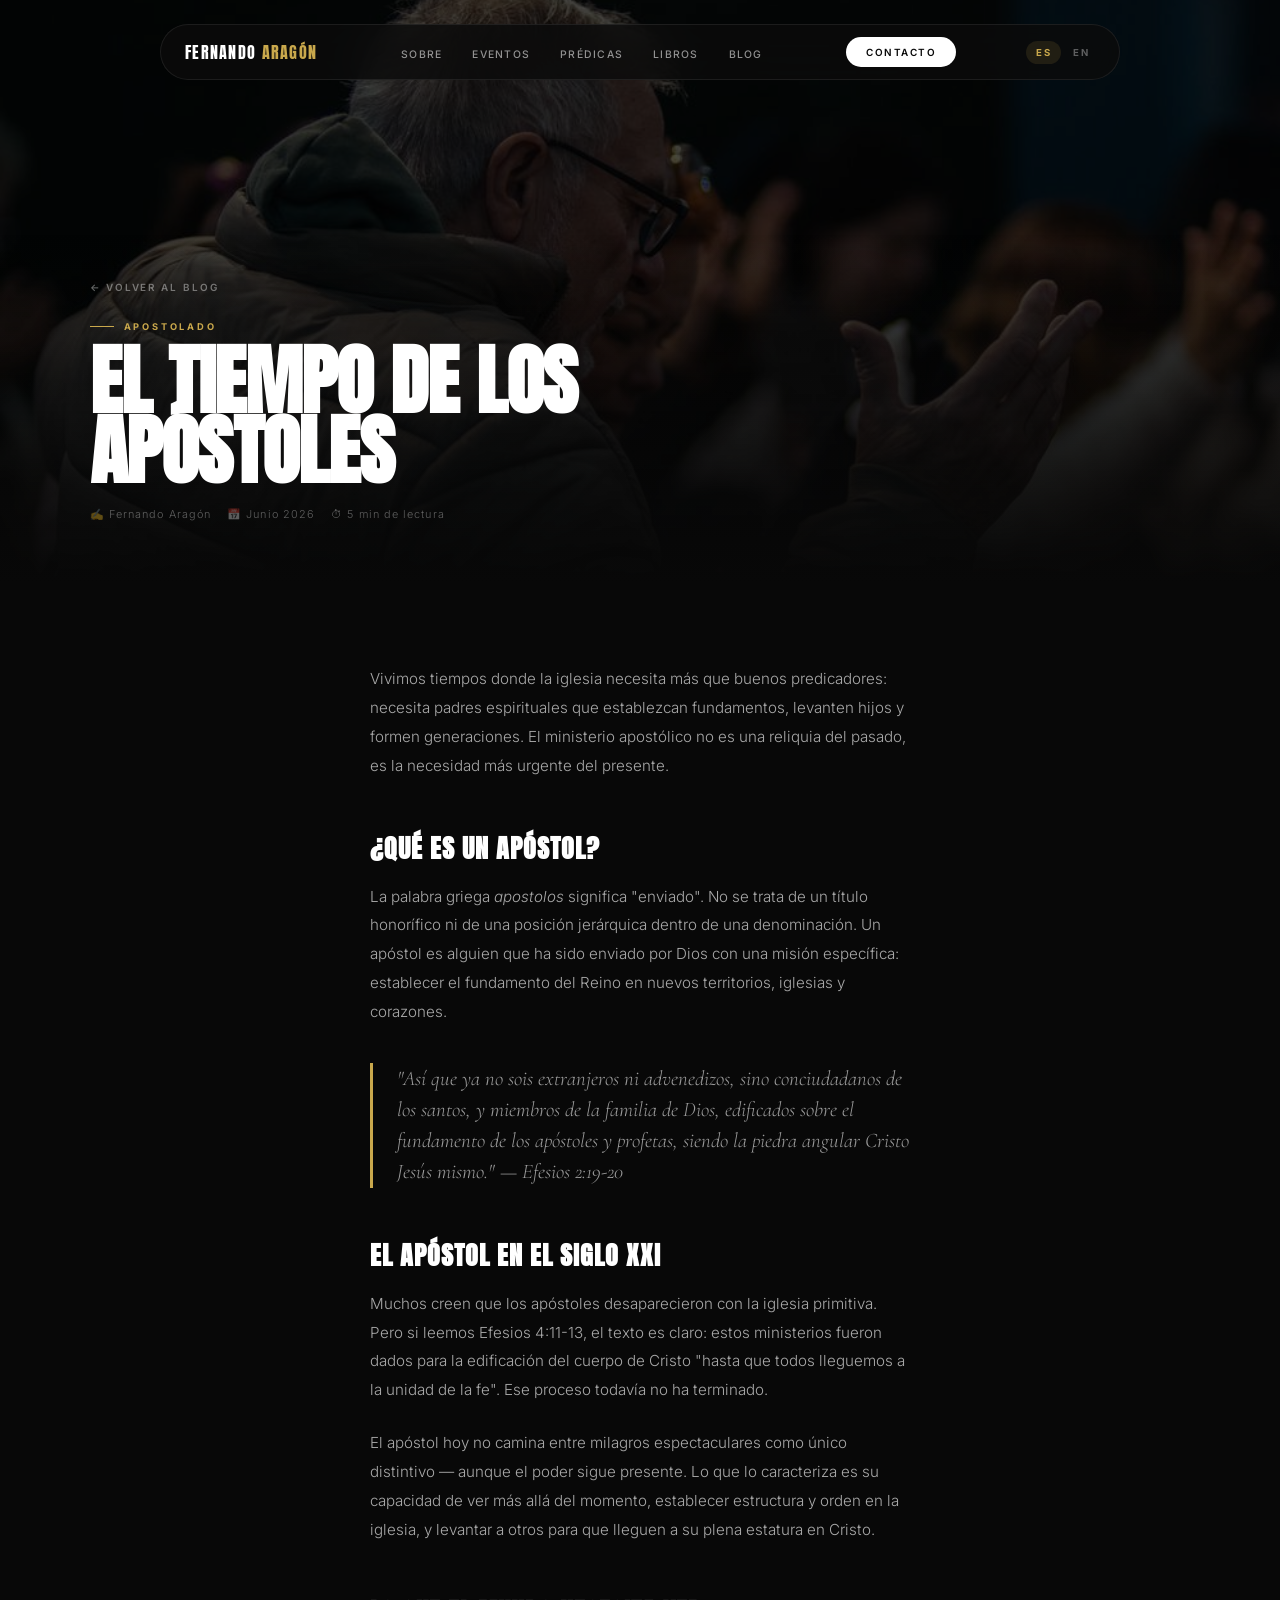
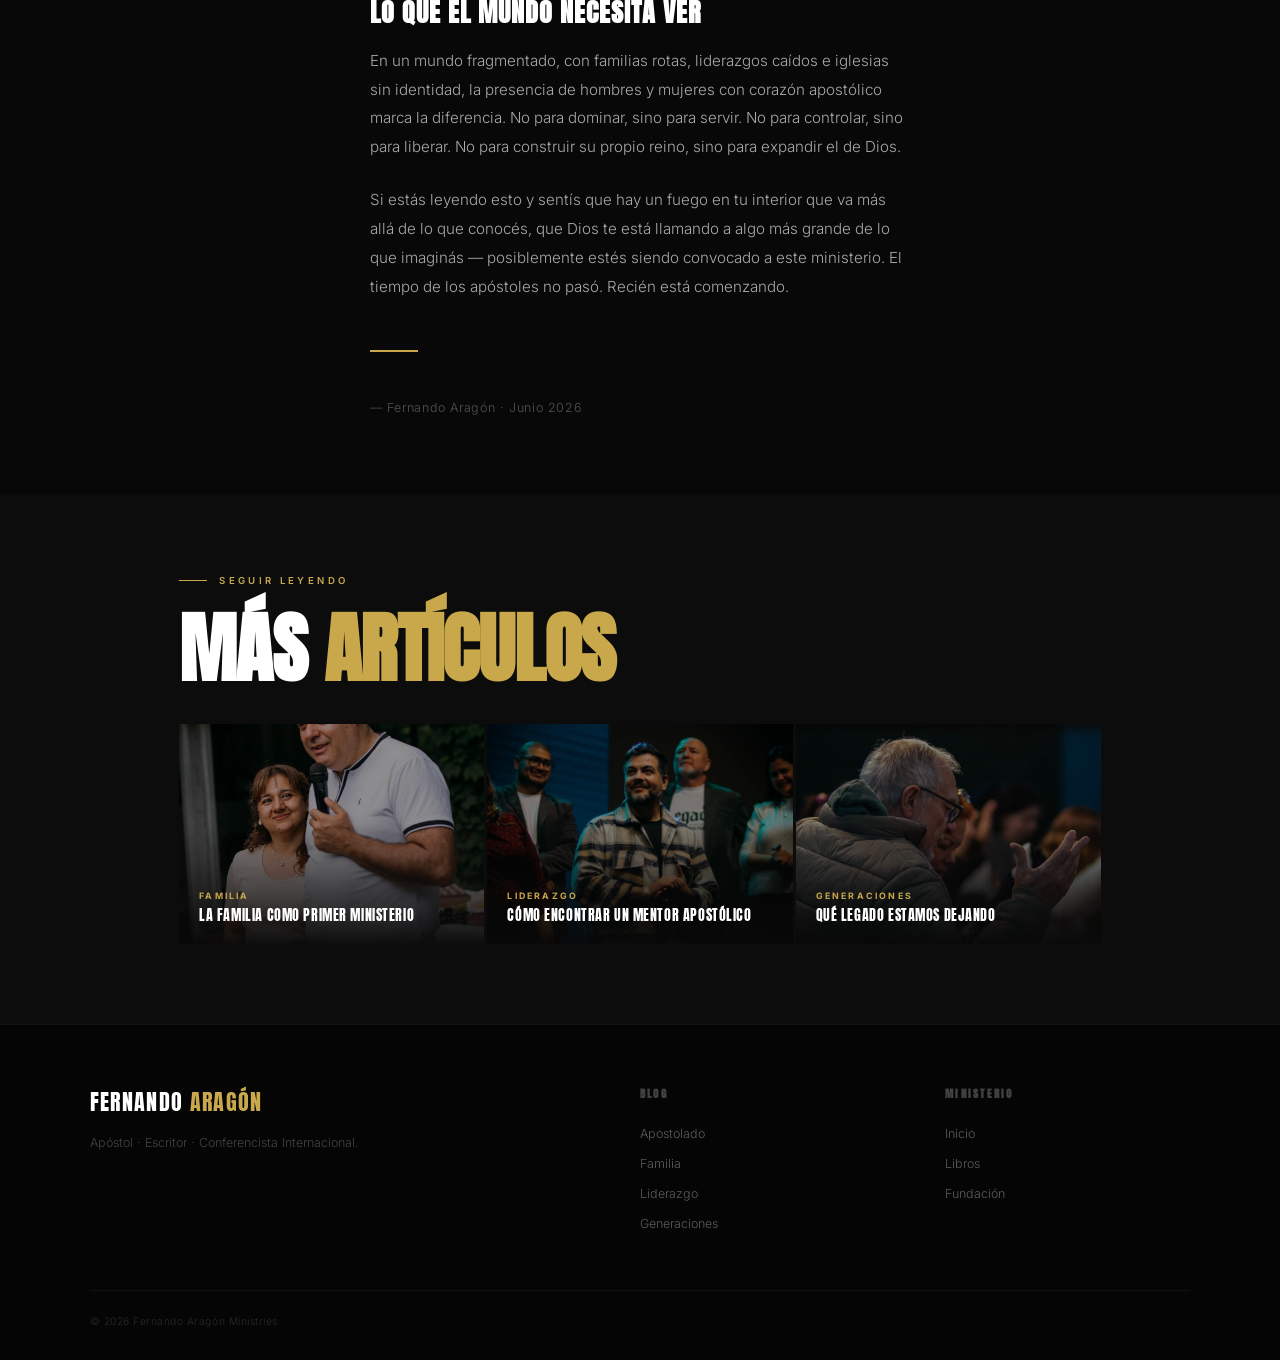
<file: pages/blog-apostolado.html>
<!DOCTYPE html>
<html lang="es">
<head>
<meta charset="UTF-8">
<meta name="viewport" content="width=device-width, initial-scale=1.0">
<meta name="description" content="El tiempo de los apóstoles — Por qué el mundo necesita este ministerio hoy · Fernando Aragón">
<title>El tiempo de los apóstoles — Fernando Aragón</title>

<link rel="stylesheet" href="../css/style.css">
<link rel="icon" type="image/x-icon" href="../favicon.ico">
<link rel="icon" type="image/png" sizes="192x192" href="../images/favicon-192.png">
<style>
.article-hero {
  position:relative; height:65vh; min-height:440px;
  display:flex; align-items:flex-end; overflow:hidden; padding-top:100px;
}
.article-hero-bg {
  position:absolute; inset:0; background-size:cover; background-position:center;
  filter:brightness(0.28) grayscale(20%);
  animation: slowZoom 14s ease-in-out forwards;
}
@keyframes slowZoom { from{transform:scale(1.06)} to{transform:scale(1)} }
.article-hero-grad { position:absolute; inset:0; background:linear-gradient(to top,#080808 0%,transparent 60%); }
.article-hero-body { position:relative; z-index:2; padding:0 7vw 64px; max-width:860px; }
.back-link { display:inline-flex; align-items:center; gap:8px; font-size:0.62rem; font-weight:600; letter-spacing:0.2em; text-transform:uppercase; color:rgba(255,255,255,0.4); text-decoration:none; margin-bottom:28px; transition:color 0.3s; }
.back-link:hover { color:var(--gold); }
.article-cat { font-size:0.58rem; font-weight:700; letter-spacing:0.3em; text-transform:uppercase; color:var(--gold); margin-bottom:14px; display:flex; align-items:center; gap:10px; }
.article-cat::before { content:''; display:block; width:24px; height:1px; background:var(--gold); }
.article-h1 { font-family:'Anton',sans-serif; font-size:clamp(2.2rem,6vw,5rem); line-height:0.92; letter-spacing:-0.01em; text-transform:uppercase; margin-bottom:20px; }
.article-meta { font-size:0.68rem; color:rgba(255,255,255,0.35); letter-spacing:0.1em; display:flex; align-items:center; gap:16px; }
.article-meta span { display:flex; align-items:center; gap:6px; }

/* ARTICLE BODY */
.article-wrap { max-width:720px; margin:0 auto; padding:80px 7vw; }
.article-body p { font-size:0.95rem; color:rgba(255,255,255,0.65); line-height:1.9; margin-bottom:24px; }
.article-body h2 { font-family:'Anton',sans-serif; font-size:1.6rem; letter-spacing:0.04em; text-transform:uppercase; margin:48px 0 16px; color:#fff; }
.article-body h3 { font-family:'Cormorant Garamond',serif; font-style:italic; font-size:1.3rem; color:var(--gold); margin:32px 0 12px; }
.article-body blockquote { font-family:'Cormorant Garamond',serif; font-style:italic; font-size:1.3rem; color:rgba(255,255,255,0.6); line-height:1.5; padding:0 0 0 24px; border-left:3px solid var(--gold); margin:36px 0; }
.article-body img { width:100%; display:block; margin:36px 0; filter:brightness(0.88); }
.article-divider { width:48px; height:2px; background:var(--gold); margin:48px 0; }

/* RELATED */
.article-related { background:#0c0c0c; padding:80px 7vw; }
.related-grid { display:grid; grid-template-columns:repeat(3,1fr); gap:3px; margin-top:40px; }
.rel-card { position:relative; height:220px; overflow:hidden; cursor:pointer; text-decoration:none; display:block; }
.rel-card img { width:100%; height:100%; object-fit:cover; display:block; filter:brightness(0.6); transition:all 0.7s; }
.rel-card:hover img { transform:scale(1.05); filter:brightness(0.85); }
.rel-over { position:absolute; inset:0; background:linear-gradient(to top,rgba(8,8,8,0.95),transparent 55%); }
.rel-body { position:absolute; bottom:0; left:0; right:0; padding:20px; }
.rel-cat { font-size:0.55rem; font-weight:700; letter-spacing:0.25em; text-transform:uppercase; color:var(--gold); margin-bottom:6px; }
.rel-title { font-family:'Anton',sans-serif; font-size:0.9rem; letter-spacing:0.04em; text-transform:uppercase; color:#fff; line-height:1.2; }

@media(max-width:768px){ .related-grid{grid-template-columns:1fr;} }
.nav-lang { display:flex; gap:2px; align-items:center; flex-shrink:0; }
.lang-opt { font-size:0.6rem; font-weight:700; letter-spacing:0.15em; text-transform:uppercase; color:rgba(255,255,255,0.35); text-decoration:none; padding:6px 10px; border-radius:100px; transition:all 0.3s; }
.lang-opt.active { color:var(--gold); background:rgba(201,168,76,0.12); }
.lang-opt:hover { color:var(--gold); }
</style>
</head>
<body>

<div class="mobile-overlay" id="mobNav">
  <button class="mob-close" id="mobClose">✕</button>
  <a href="../index.html">Inicio</a>
  <a href="../index.html#sobre">Sobre</a>
  <a href="../index.html#eventos">Eventos</a>
  <a href="../pages/libros.html" >Libros</a>
  <a href="../pages/blog.html" >Blog</a>
  <a href="../pages/fundacion.html" >Fundación</a>
  <a href="../index.html#contacto">Contacto</a>
</div>
<div class="nav-wrap">
  <nav class="nav-pill">
    <a href="../index.html" class="nav-logo">Fernando <span>Aragón</span></a>
    <ul class="nav-links">
      <li><a href="../index.html#sobre">Sobre</a></li>
      <li><a href="../index.html#eventos">Eventos</a></li>
      <li><a href="../index.html#predicas">Prédicas</a></li>
      <li><a href="../libros.html">Libros</a></li>
      <li><a href="../blog.html" class="active">Blog</a></li>
    </ul>
    <a href="../index.html#contacto" class="nav-cta">Contacto</a>
    <div class="nav-lang"><a href="../index.html" class="lang-opt active">ES</a><a href="../en/index.html" class="lang-opt">EN</a></div>
    <div class="nav-burger" id="navBurger"><span></span><span></span><span></span></div>
  </nav>
</div>

<div class="article-hero">
  <div class="article-hero-bg" style="background-image:url('../images/general2.jpg')"></div>
  <div class="article-hero-grad"></div>
  <div class="article-hero-body">
    <a href="blog.html" class="back-link">← Volver al blog</a>
    <div class="article-cat">Apostolado</div>
    <h1 class="article-h1">El tiempo de los apóstoles</h1>
    <div class="article-meta">
      <span>✍ Fernando Aragón</span>
      <span>📅 Junio 2026</span>
      <span>⏱ 5 min de lectura</span>
    </div>
  </div>
</div>

<div class="article-wrap">
  <div class="article-body">
    
      <p>Vivimos tiempos donde la iglesia necesita más que buenos predicadores: necesita padres espirituales que establezcan fundamentos, levanten hijos y formen generaciones. El ministerio apostólico no es una reliquia del pasado, es la necesidad más urgente del presente.</p>
      <h2>¿Qué es un apóstol?</h2>
      <p>La palabra griega <em>apostolos</em> significa "enviado". No se trata de un título honorífico ni de una posición jerárquica dentro de una denominación. Un apóstol es alguien que ha sido enviado por Dios con una misión específica: establecer el fundamento del Reino en nuevos territorios, iglesias y corazones.</p>
      <blockquote>"Así que ya no sois extranjeros ni advenedizos, sino conciudadanos de los santos, y miembros de la familia de Dios, edificados sobre el fundamento de los apóstoles y profetas, siendo la piedra angular Cristo Jesús mismo." — Efesios 2:19-20</blockquote>
      <h2>El apóstol en el siglo XXI</h2>
      <p>Muchos creen que los apóstoles desaparecieron con la iglesia primitiva. Pero si leemos Efesios 4:11-13, el texto es claro: estos ministerios fueron dados para la edificación del cuerpo de Cristo "hasta que todos lleguemos a la unidad de la fe". Ese proceso todavía no ha terminado.</p>
      <p>El apóstol hoy no camina entre milagros espectaculares como único distintivo — aunque el poder sigue presente. Lo que lo caracteriza es su capacidad de ver más allá del momento, establecer estructura y orden en la iglesia, y levantar a otros para que lleguen a su plena estatura en Cristo.</p>
      <h2>Lo que el mundo necesita ver</h2>
      <p>En un mundo fragmentado, con familias rotas, liderazgos caídos e iglesias sin identidad, la presencia de hombres y mujeres con corazón apostólico marca la diferencia. No para dominar, sino para servir. No para controlar, sino para liberar. No para construir su propio reino, sino para expandir el de Dios.</p>
      <p>Si estás leyendo esto y sentís que hay un fuego en tu interior que va más allá de lo que conocés, que Dios te está llamando a algo más grande de lo que imaginás — posiblemente estés siendo convocado a este ministerio. El tiempo de los apóstoles no pasó. Recién está comenzando.</p>
    
  </div>
  <div class="article-divider"></div>
  <p style="font-size:0.78rem;color:rgba(255,255,255,0.3);letter-spacing:0.05em;">
    — Fernando Aragón · Junio 2026
  </p>
</div>

<div class="article-related">
  <div class="eyebrow reveal" style="padding:0 7vw;">Seguir leyendo</div>
  <h2 class="big-title reveal" style="padding:8px 7vw 0;">Más <em>artículos</em></h2>
  <div class="related-grid reveal" style="padding:0 7vw;">
    <a href="blog-familia.html" class="rel-card"><img src="../images/familia.jpg" alt=""><div class="rel-over"></div><div class="rel-body"><div class="rel-cat">Familia</div><div class="rel-title">La familia como primer ministerio</div></div></a><a href="blog-liderazgo.html" class="rel-card"><img src="../images/mentoria1.jpg" alt=""><div class="rel-over"></div><div class="rel-body"><div class="rel-cat">Liderazgo</div><div class="rel-title">Cómo encontrar un mentor apostólico</div></div></a><a href="blog-generaciones.html" class="rel-card"><img src="../images/general2.jpg" alt=""><div class="rel-over"></div><div class="rel-body"><div class="rel-cat">Generaciones</div><div class="rel-title">Qué legado estamos dejando</div></div></a>
  </div>
</div>


<footer>
  <div class="footer-top">
    <div>
      <a href="../index.html" class="footer-logo">Fernando <span>Aragón</span></a>
      <p class="footer-blurb">Apóstol · Escritor · Conferencista Internacional.</p>
    </div>
    <div class="footer-col"><h4>Blog</h4><ul>
      <li><a href="blog-apostolado.html">Apostolado</a></li>
      <li><a href="blog-familia.html">Familia</a></li>
      <li><a href="blog-liderazgo.html">Liderazgo</a></li>
      <li><a href="blog-generaciones.html">Generaciones</a></li>
    </ul></div>
    <div class="footer-col"><h4>Ministerio</h4><ul>
      <li><a href="../index.html">Inicio</a></li>
      <li><a href="../libros.html">Libros</a></li>
      <li><a href="../fundacion.html">Fundación</a></li>
    </ul></div>
  </div>
  <div class="footer-bottom">
    <div class="footer-copy">© 2026 Fernando Aragón Ministries</div>
    
  </div>
</footer>
<script src="../js/main.js"></script>
<script>
function openMob(){ var m=document.getElementById('mobNav'); m.classList.add('open'); m.style.display='flex'; document.body.style.overflow='hidden'; }
function closeMob(){ var m=document.getElementById('mobNav'); m.classList.remove('open'); m.style.display='none'; document.body.style.overflow=''; }
const burger = document.getElementById('navBurger');
const mobClose = document.getElementById('mobClose');
if(burger) burger.addEventListener('click', openMob);
if(mobClose) mobClose.addEventListener('click', closeMob);
document.querySelectorAll('#mobNav a').forEach(a => a.addEventListener('click', closeMob));
const ro = new IntersectionObserver((entries) => {
  entries.forEach(e => { if(e.isIntersecting){ e.target.classList.add('visible'); ro.unobserve(e.target); } });
}, {threshold:0.08});
document.querySelectorAll('.reveal').forEach(el => ro.observe(el));
</script>
</body>
</html>
</file>
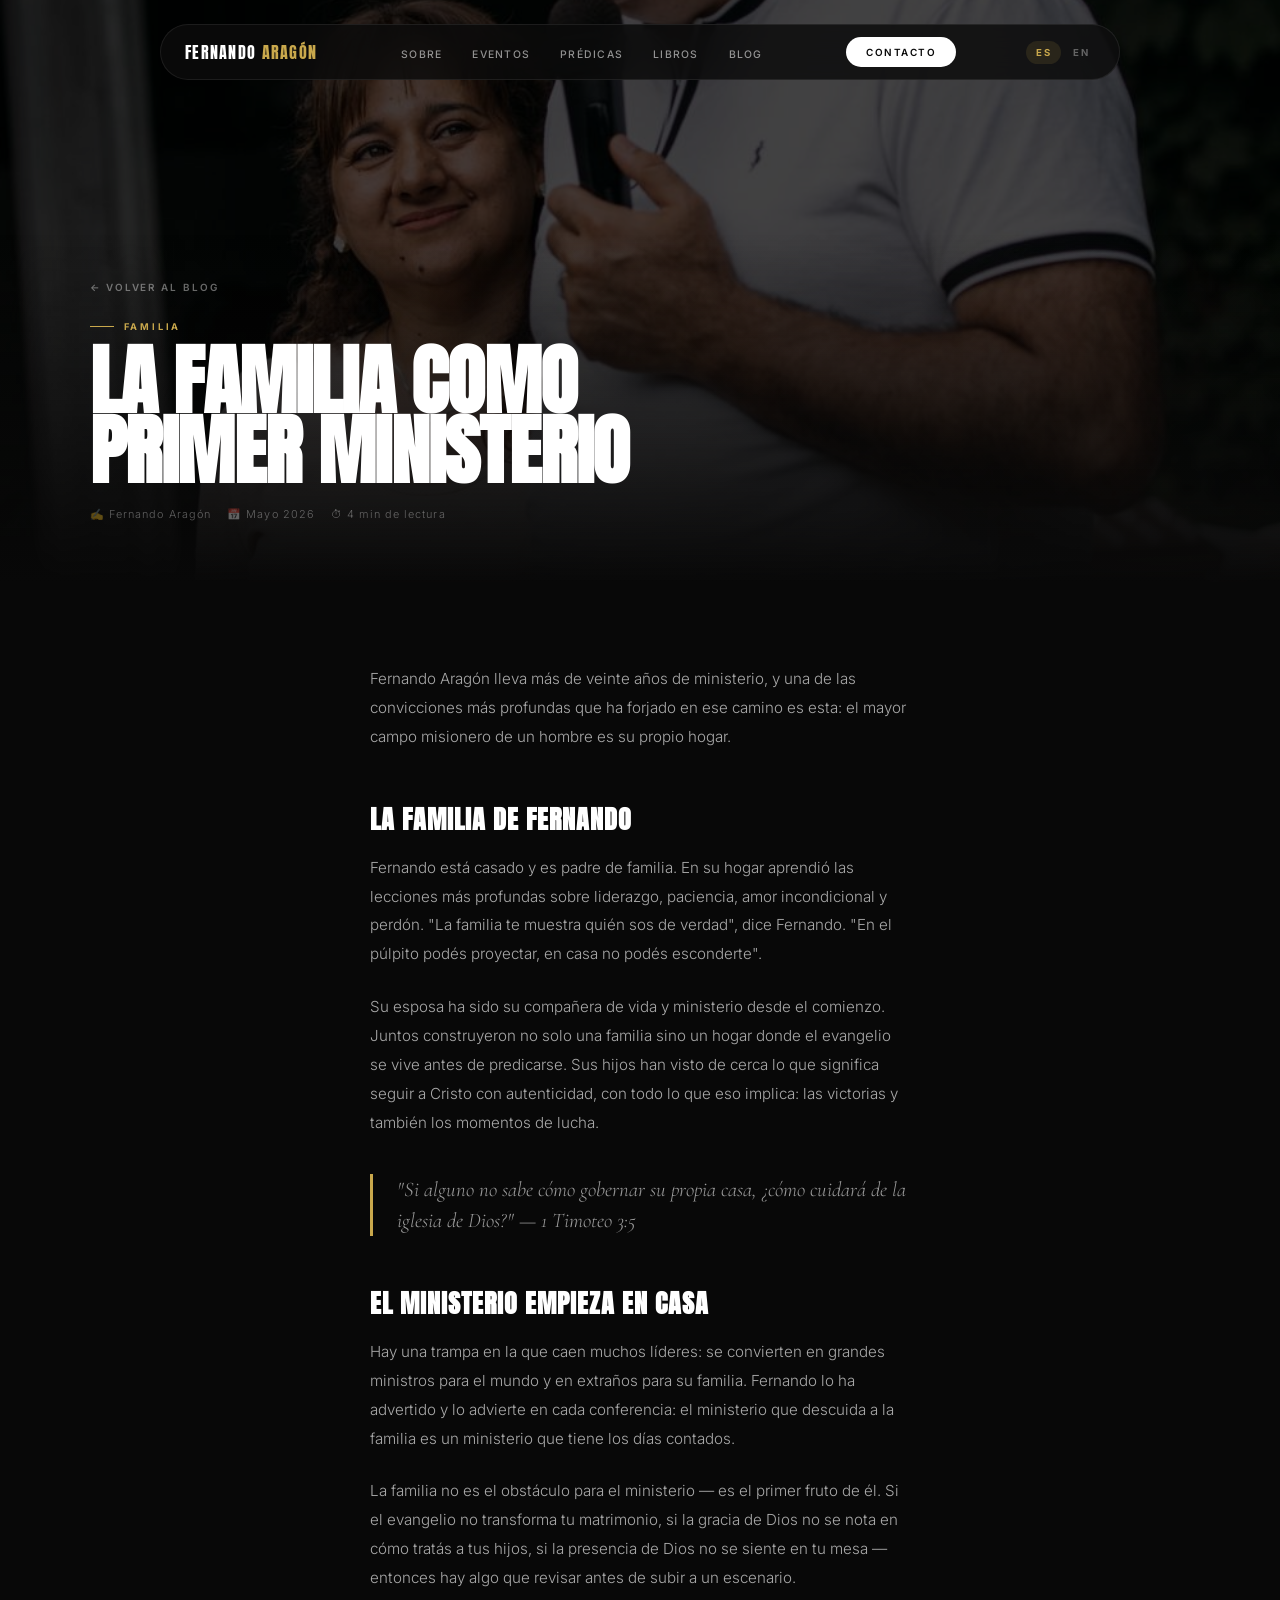
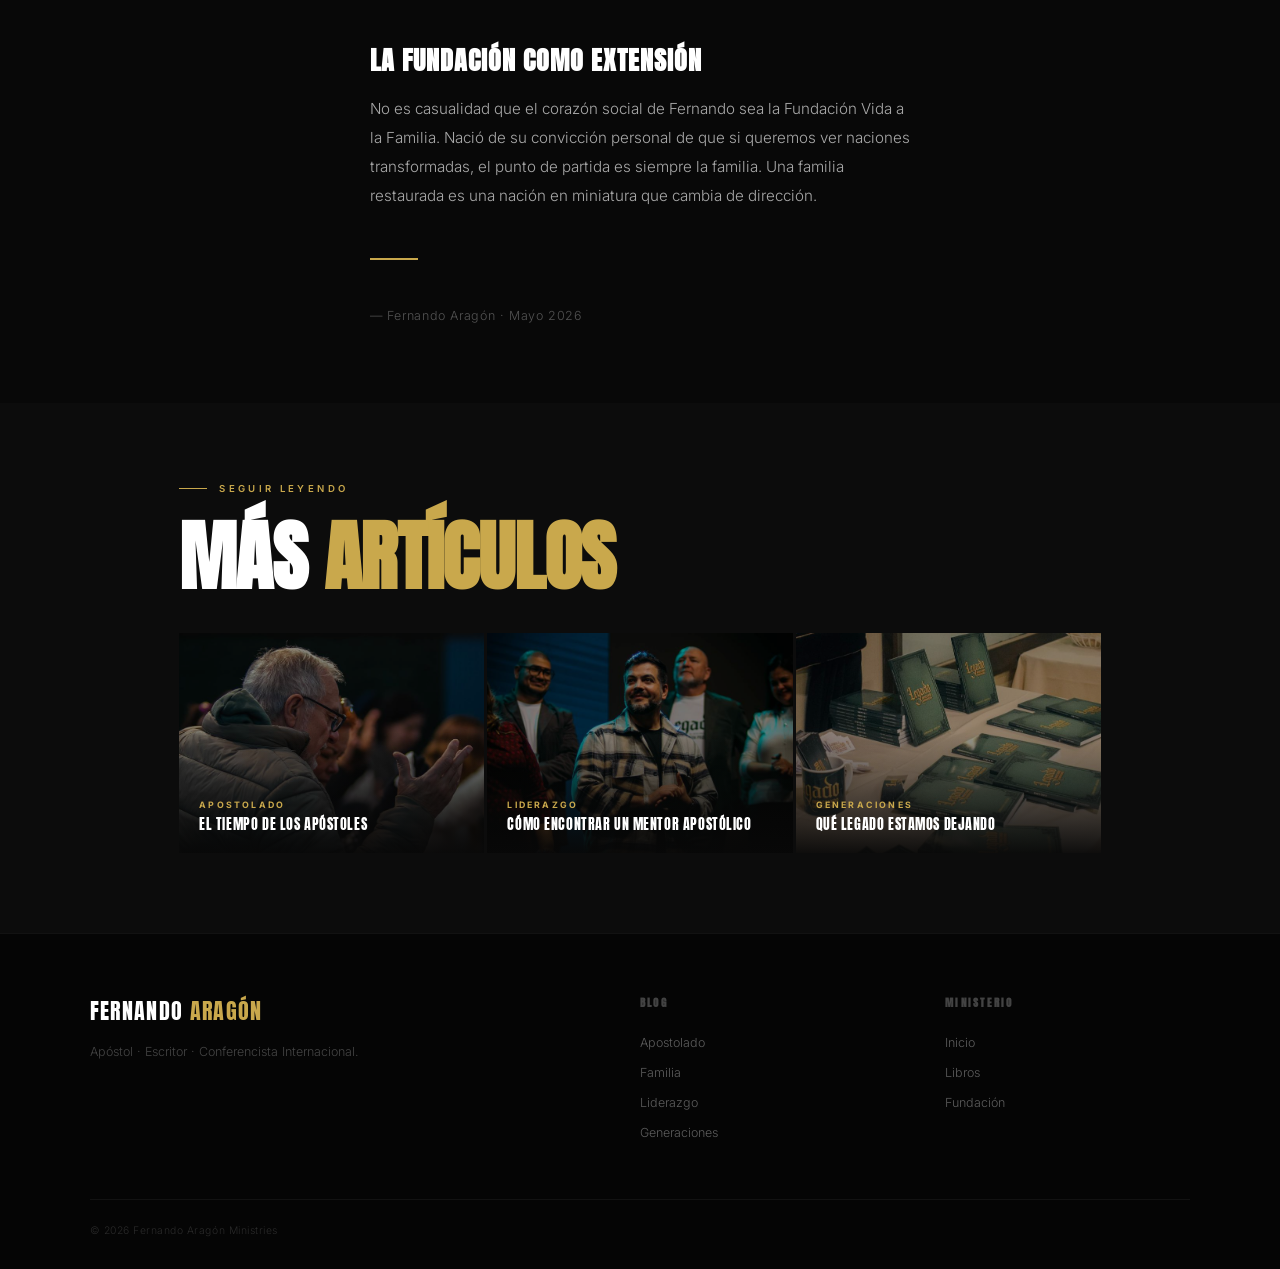
<file: pages/blog-familia.html>
<!DOCTYPE html>
<html lang="es">
<head>
<meta charset="UTF-8">
<meta name="viewport" content="width=device-width, initial-scale=1.0">
<meta name="description" content="La familia como primer ministerio — Antes de conquistar naciones, conquistá tu casa · Fernando Aragón">
<title>La familia como primer ministerio — Fernando Aragón</title>

<link rel="stylesheet" href="../css/style.css">
<link rel="icon" type="image/x-icon" href="../favicon.ico">
<link rel="icon" type="image/png" sizes="192x192" href="../images/favicon-192.png">
<style>
.article-hero {
  position:relative; height:65vh; min-height:440px;
  display:flex; align-items:flex-end; overflow:hidden; padding-top:100px;
}
.article-hero-bg {
  position:absolute; inset:0; background-size:cover; background-position:center;
  filter:brightness(0.28) grayscale(20%);
  animation: slowZoom 14s ease-in-out forwards;
}
@keyframes slowZoom { from{transform:scale(1.06)} to{transform:scale(1)} }
.article-hero-grad { position:absolute; inset:0; background:linear-gradient(to top,#080808 0%,transparent 60%); }
.article-hero-body { position:relative; z-index:2; padding:0 7vw 64px; max-width:860px; }
.back-link { display:inline-flex; align-items:center; gap:8px; font-size:0.62rem; font-weight:600; letter-spacing:0.2em; text-transform:uppercase; color:rgba(255,255,255,0.4); text-decoration:none; margin-bottom:28px; transition:color 0.3s; }
.back-link:hover { color:var(--gold); }
.article-cat { font-size:0.58rem; font-weight:700; letter-spacing:0.3em; text-transform:uppercase; color:var(--gold); margin-bottom:14px; display:flex; align-items:center; gap:10px; }
.article-cat::before { content:''; display:block; width:24px; height:1px; background:var(--gold); }
.article-h1 { font-family:'Anton',sans-serif; font-size:clamp(2.2rem,6vw,5rem); line-height:0.92; letter-spacing:-0.01em; text-transform:uppercase; margin-bottom:20px; }
.article-meta { font-size:0.68rem; color:rgba(255,255,255,0.35); letter-spacing:0.1em; display:flex; align-items:center; gap:16px; }
.article-meta span { display:flex; align-items:center; gap:6px; }

/* ARTICLE BODY */
.article-wrap { max-width:720px; margin:0 auto; padding:80px 7vw; }
.article-body p { font-size:0.95rem; color:rgba(255,255,255,0.65); line-height:1.9; margin-bottom:24px; }
.article-body h2 { font-family:'Anton',sans-serif; font-size:1.6rem; letter-spacing:0.04em; text-transform:uppercase; margin:48px 0 16px; color:#fff; }
.article-body h3 { font-family:'Cormorant Garamond',serif; font-style:italic; font-size:1.3rem; color:var(--gold); margin:32px 0 12px; }
.article-body blockquote { font-family:'Cormorant Garamond',serif; font-style:italic; font-size:1.3rem; color:rgba(255,255,255,0.6); line-height:1.5; padding:0 0 0 24px; border-left:3px solid var(--gold); margin:36px 0; }
.article-body img { width:100%; display:block; margin:36px 0; filter:brightness(0.88); }
.article-divider { width:48px; height:2px; background:var(--gold); margin:48px 0; }

/* RELATED */
.article-related { background:#0c0c0c; padding:80px 7vw; }
.related-grid { display:grid; grid-template-columns:repeat(3,1fr); gap:3px; margin-top:40px; }
.rel-card { position:relative; height:220px; overflow:hidden; cursor:pointer; text-decoration:none; display:block; }
.rel-card img { width:100%; height:100%; object-fit:cover; display:block; filter:brightness(0.6); transition:all 0.7s; }
.rel-card:hover img { transform:scale(1.05); filter:brightness(0.85); }
.rel-over { position:absolute; inset:0; background:linear-gradient(to top,rgba(8,8,8,0.95),transparent 55%); }
.rel-body { position:absolute; bottom:0; left:0; right:0; padding:20px; }
.rel-cat { font-size:0.55rem; font-weight:700; letter-spacing:0.25em; text-transform:uppercase; color:var(--gold); margin-bottom:6px; }
.rel-title { font-family:'Anton',sans-serif; font-size:0.9rem; letter-spacing:0.04em; text-transform:uppercase; color:#fff; line-height:1.2; }

@media(max-width:768px){ .related-grid{grid-template-columns:1fr;} }
.nav-lang { display:flex; gap:2px; align-items:center; flex-shrink:0; }
.lang-opt { font-size:0.6rem; font-weight:700; letter-spacing:0.15em; text-transform:uppercase; color:rgba(255,255,255,0.35); text-decoration:none; padding:6px 10px; border-radius:100px; transition:all 0.3s; }
.lang-opt.active { color:var(--gold); background:rgba(201,168,76,0.12); }
.lang-opt:hover { color:var(--gold); }
</style>
</head>
<body>

<div class="mobile-overlay" id="mobNav">
  <button class="mob-close" id="mobClose">✕</button>
  <a href="../index.html">Inicio</a>
  <a href="../index.html#sobre">Sobre</a>
  <a href="../index.html#eventos">Eventos</a>
  <a href="../pages/libros.html" >Libros</a>
  <a href="../pages/blog.html" >Blog</a>
  <a href="../pages/fundacion.html" >Fundación</a>
  <a href="../index.html#contacto">Contacto</a>
</div>
<div class="nav-wrap">
  <nav class="nav-pill">
    <a href="../index.html" class="nav-logo">Fernando <span>Aragón</span></a>
    <ul class="nav-links">
      <li><a href="../index.html#sobre">Sobre</a></li>
      <li><a href="../index.html#eventos">Eventos</a></li>
      <li><a href="../index.html#predicas">Prédicas</a></li>
      <li><a href="../libros.html">Libros</a></li>
      <li><a href="../blog.html" class="active">Blog</a></li>
    </ul>
    <a href="../index.html#contacto" class="nav-cta">Contacto</a>
    <div class="nav-lang"><a href="../index.html" class="lang-opt active">ES</a><a href="../en/index.html" class="lang-opt">EN</a></div>
    <div class="nav-burger" id="navBurger"><span></span><span></span><span></span></div>
  </nav>
</div>

<div class="article-hero">
  <div class="article-hero-bg" style="background-image:url('../images/familia.jpg')"></div>
  <div class="article-hero-grad"></div>
  <div class="article-hero-body">
    <a href="blog.html" class="back-link">← Volver al blog</a>
    <div class="article-cat">Familia</div>
    <h1 class="article-h1">La familia como primer ministerio</h1>
    <div class="article-meta">
      <span>✍ Fernando Aragón</span>
      <span>📅 Mayo 2026</span>
      <span>⏱ 4 min de lectura</span>
    </div>
  </div>
</div>

<div class="article-wrap">
  <div class="article-body">
    
      <p>Fernando Aragón lleva más de veinte años de ministerio, y una de las convicciones más profundas que ha forjado en ese camino es esta: el mayor campo misionero de un hombre es su propio hogar.</p>
      <h2>La familia de Fernando</h2>
      <p>Fernando está casado y es padre de familia. En su hogar aprendió las lecciones más profundas sobre liderazgo, paciencia, amor incondicional y perdón. "La familia te muestra quién sos de verdad", dice Fernando. "En el púlpito podés proyectar, en casa no podés esconderte".</p>
      <p>Su esposa ha sido su compañera de vida y ministerio desde el comienzo. Juntos construyeron no solo una familia sino un hogar donde el evangelio se vive antes de predicarse. Sus hijos han visto de cerca lo que significa seguir a Cristo con autenticidad, con todo lo que eso implica: las victorias y también los momentos de lucha.</p>
      <blockquote>"Si alguno no sabe cómo gobernar su propia casa, ¿cómo cuidará de la iglesia de Dios?" — 1 Timoteo 3:5</blockquote>
      <h2>El ministerio empieza en casa</h2>
      <p>Hay una trampa en la que caen muchos líderes: se convierten en grandes ministros para el mundo y en extraños para su familia. Fernando lo ha advertido y lo advierte en cada conferencia: el ministerio que descuida a la familia es un ministerio que tiene los días contados.</p>
      <p>La familia no es el obstáculo para el ministerio — es el primer fruto de él. Si el evangelio no transforma tu matrimonio, si la gracia de Dios no se nota en cómo tratás a tus hijos, si la presencia de Dios no se siente en tu mesa — entonces hay algo que revisar antes de subir a un escenario.</p>
      <h2>La Fundación como extensión</h2>
      <p>No es casualidad que el corazón social de Fernando sea la Fundación Vida a la Familia. Nació de su convicción personal de que si queremos ver naciones transformadas, el punto de partida es siempre la familia. Una familia restaurada es una nación en miniatura que cambia de dirección.</p>
    
  </div>
  <div class="article-divider"></div>
  <p style="font-size:0.78rem;color:rgba(255,255,255,0.3);letter-spacing:0.05em;">
    — Fernando Aragón · Mayo 2026
  </p>
</div>

<div class="article-related">
  <div class="eyebrow reveal" style="padding:0 7vw;">Seguir leyendo</div>
  <h2 class="big-title reveal" style="padding:8px 7vw 0;">Más <em>artículos</em></h2>
  <div class="related-grid reveal" style="padding:0 7vw;">
    <a href="blog-apostolado.html" class="rel-card"><img src="../images/general2.jpg" alt=""><div class="rel-over"></div><div class="rel-body"><div class="rel-cat">Apostolado</div><div class="rel-title">El tiempo de los apóstoles</div></div></a><a href="blog-liderazgo.html" class="rel-card"><img src="../images/mentoria1.jpg" alt=""><div class="rel-over"></div><div class="rel-body"><div class="rel-cat">Liderazgo</div><div class="rel-title">Cómo encontrar un mentor apostólico</div></div></a><a href="blog-generaciones.html" class="rel-card"><img src="../images/legado1.jpg" alt=""><div class="rel-over"></div><div class="rel-body"><div class="rel-cat">Generaciones</div><div class="rel-title">Qué legado estamos dejando</div></div></a>
  </div>
</div>


<footer>
  <div class="footer-top">
    <div>
      <a href="../index.html" class="footer-logo">Fernando <span>Aragón</span></a>
      <p class="footer-blurb">Apóstol · Escritor · Conferencista Internacional.</p>
    </div>
    <div class="footer-col"><h4>Blog</h4><ul>
      <li><a href="blog-apostolado.html">Apostolado</a></li>
      <li><a href="blog-familia.html">Familia</a></li>
      <li><a href="blog-liderazgo.html">Liderazgo</a></li>
      <li><a href="blog-generaciones.html">Generaciones</a></li>
    </ul></div>
    <div class="footer-col"><h4>Ministerio</h4><ul>
      <li><a href="../index.html">Inicio</a></li>
      <li><a href="../libros.html">Libros</a></li>
      <li><a href="../fundacion.html">Fundación</a></li>
    </ul></div>
  </div>
  <div class="footer-bottom">
    <div class="footer-copy">© 2026 Fernando Aragón Ministries</div>
    
  </div>
</footer>
<script src="../js/main.js"></script>
<script>
function openMob(){ var m=document.getElementById('mobNav'); m.classList.add('open'); m.style.display='flex'; document.body.style.overflow='hidden'; }
function closeMob(){ var m=document.getElementById('mobNav'); m.classList.remove('open'); m.style.display='none'; document.body.style.overflow=''; }
const burger = document.getElementById('navBurger');
const mobClose = document.getElementById('mobClose');
if(burger) burger.addEventListener('click', openMob);
if(mobClose) mobClose.addEventListener('click', closeMob);
document.querySelectorAll('#mobNav a').forEach(a => a.addEventListener('click', closeMob));
const ro = new IntersectionObserver((entries) => {
  entries.forEach(e => { if(e.isIntersecting){ e.target.classList.add('visible'); ro.unobserve(e.target); } });
}, {threshold:0.08});
document.querySelectorAll('.reveal').forEach(el => ro.observe(el));
</script>
</body>
</html>
</file>
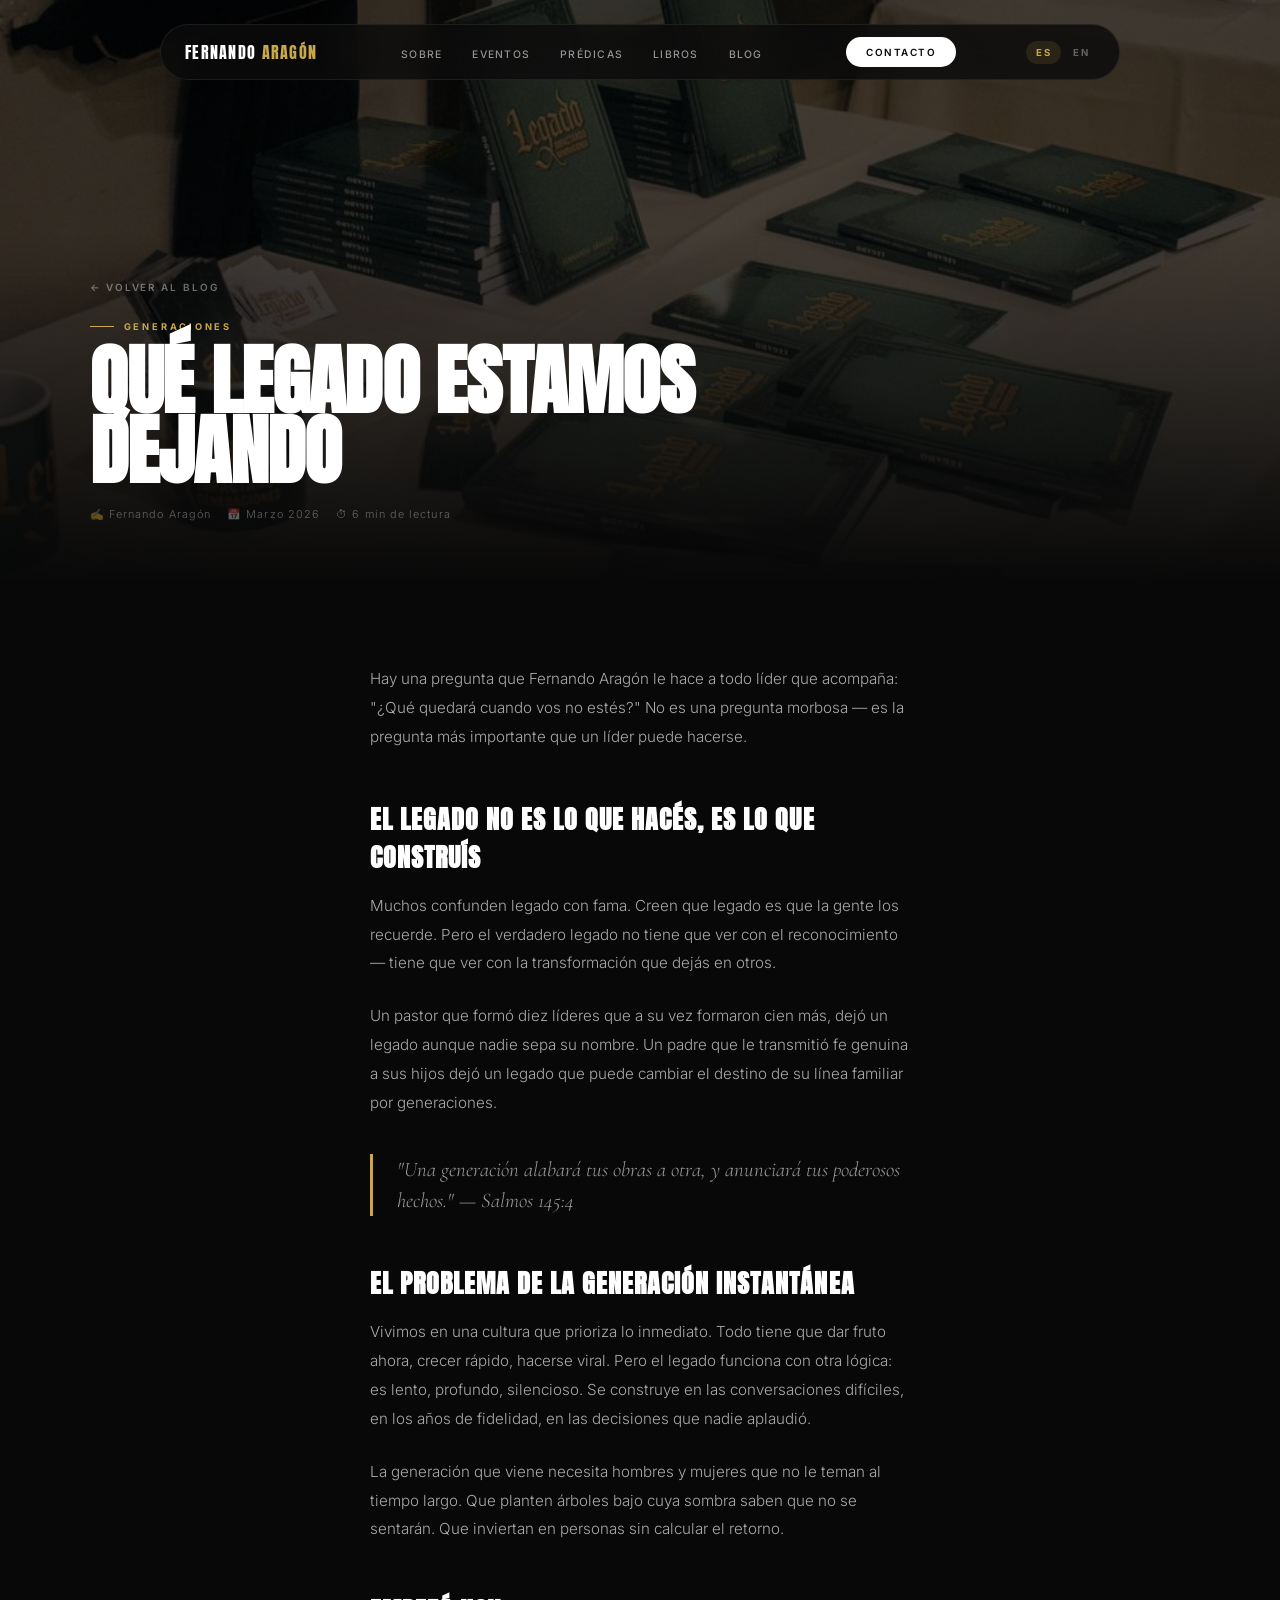
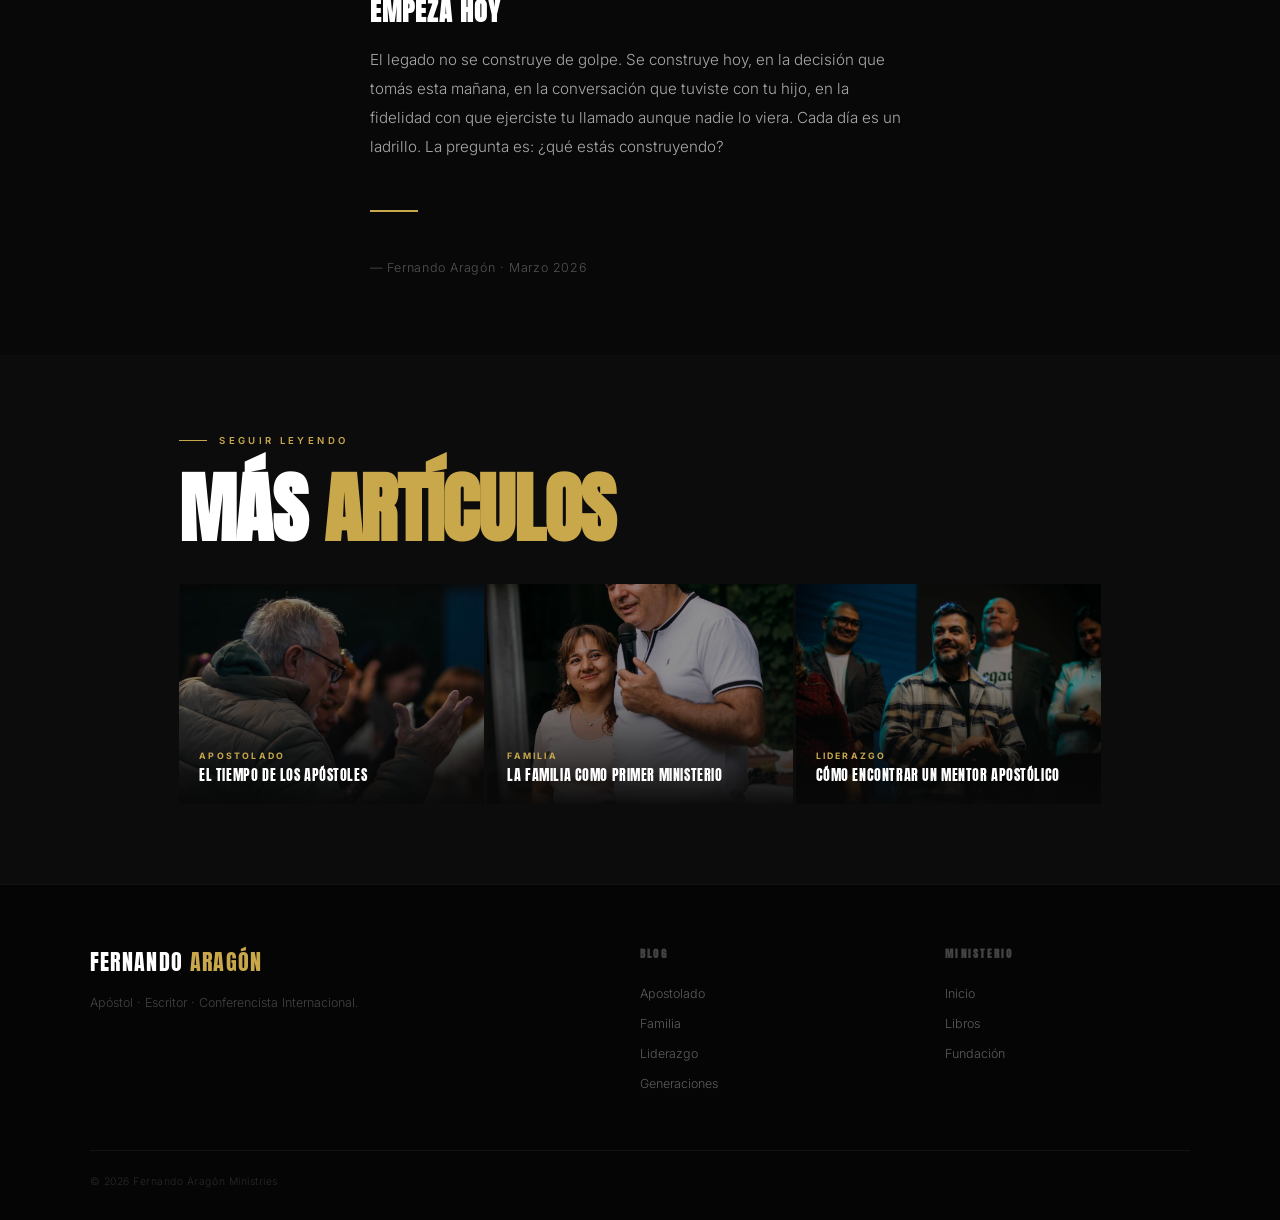
<file: pages/blog-generaciones.html>
<!DOCTYPE html>
<html lang="es">
<head>
<meta charset="UTF-8">
<meta name="viewport" content="width=device-width, initial-scale=1.0">
<meta name="description" content="Qué legado estamos dejando — Una pregunta que todos debemos responder · Fernando Aragón">
<title>Qué legado estamos dejando — Fernando Aragón</title>

<link rel="stylesheet" href="../css/style.css">
<link rel="icon" type="image/x-icon" href="../favicon.ico">
<link rel="icon" type="image/png" sizes="192x192" href="../images/favicon-192.png">
<style>
.article-hero {
  position:relative; height:65vh; min-height:440px;
  display:flex; align-items:flex-end; overflow:hidden; padding-top:100px;
}
.article-hero-bg {
  position:absolute; inset:0; background-size:cover; background-position:center;
  filter:brightness(0.28) grayscale(20%);
  animation: slowZoom 14s ease-in-out forwards;
}
@keyframes slowZoom { from{transform:scale(1.06)} to{transform:scale(1)} }
.article-hero-grad { position:absolute; inset:0; background:linear-gradient(to top,#080808 0%,transparent 60%); }
.article-hero-body { position:relative; z-index:2; padding:0 7vw 64px; max-width:860px; }
.back-link { display:inline-flex; align-items:center; gap:8px; font-size:0.62rem; font-weight:600; letter-spacing:0.2em; text-transform:uppercase; color:rgba(255,255,255,0.4); text-decoration:none; margin-bottom:28px; transition:color 0.3s; }
.back-link:hover { color:var(--gold); }
.article-cat { font-size:0.58rem; font-weight:700; letter-spacing:0.3em; text-transform:uppercase; color:var(--gold); margin-bottom:14px; display:flex; align-items:center; gap:10px; }
.article-cat::before { content:''; display:block; width:24px; height:1px; background:var(--gold); }
.article-h1 { font-family:'Anton',sans-serif; font-size:clamp(2.2rem,6vw,5rem); line-height:0.92; letter-spacing:-0.01em; text-transform:uppercase; margin-bottom:20px; }
.article-meta { font-size:0.68rem; color:rgba(255,255,255,0.35); letter-spacing:0.1em; display:flex; align-items:center; gap:16px; }
.article-meta span { display:flex; align-items:center; gap:6px; }

/* ARTICLE BODY */
.article-wrap { max-width:720px; margin:0 auto; padding:80px 7vw; }
.article-body p { font-size:0.95rem; color:rgba(255,255,255,0.65); line-height:1.9; margin-bottom:24px; }
.article-body h2 { font-family:'Anton',sans-serif; font-size:1.6rem; letter-spacing:0.04em; text-transform:uppercase; margin:48px 0 16px; color:#fff; }
.article-body h3 { font-family:'Cormorant Garamond',serif; font-style:italic; font-size:1.3rem; color:var(--gold); margin:32px 0 12px; }
.article-body blockquote { font-family:'Cormorant Garamond',serif; font-style:italic; font-size:1.3rem; color:rgba(255,255,255,0.6); line-height:1.5; padding:0 0 0 24px; border-left:3px solid var(--gold); margin:36px 0; }
.article-body img { width:100%; display:block; margin:36px 0; filter:brightness(0.88); }
.article-divider { width:48px; height:2px; background:var(--gold); margin:48px 0; }

/* RELATED */
.article-related { background:#0c0c0c; padding:80px 7vw; }
.related-grid { display:grid; grid-template-columns:repeat(3,1fr); gap:3px; margin-top:40px; }
.rel-card { position:relative; height:220px; overflow:hidden; cursor:pointer; text-decoration:none; display:block; }
.rel-card img { width:100%; height:100%; object-fit:cover; display:block; filter:brightness(0.6); transition:all 0.7s; }
.rel-card:hover img { transform:scale(1.05); filter:brightness(0.85); }
.rel-over { position:absolute; inset:0; background:linear-gradient(to top,rgba(8,8,8,0.95),transparent 55%); }
.rel-body { position:absolute; bottom:0; left:0; right:0; padding:20px; }
.rel-cat { font-size:0.55rem; font-weight:700; letter-spacing:0.25em; text-transform:uppercase; color:var(--gold); margin-bottom:6px; }
.rel-title { font-family:'Anton',sans-serif; font-size:0.9rem; letter-spacing:0.04em; text-transform:uppercase; color:#fff; line-height:1.2; }

@media(max-width:768px){ .related-grid{grid-template-columns:1fr;} }
.nav-lang { display:flex; gap:2px; align-items:center; flex-shrink:0; }
.lang-opt { font-size:0.6rem; font-weight:700; letter-spacing:0.15em; text-transform:uppercase; color:rgba(255,255,255,0.35); text-decoration:none; padding:6px 10px; border-radius:100px; transition:all 0.3s; }
.lang-opt.active { color:var(--gold); background:rgba(201,168,76,0.12); }
.lang-opt:hover { color:var(--gold); }
</style>
</head>
<body>

<div class="mobile-overlay" id="mobNav">
  <button class="mob-close" id="mobClose">✕</button>
  <a href="../index.html">Inicio</a>
  <a href="../index.html#sobre">Sobre</a>
  <a href="../index.html#eventos">Eventos</a>
  <a href="../pages/libros.html" >Libros</a>
  <a href="../pages/blog.html" >Blog</a>
  <a href="../pages/fundacion.html" >Fundación</a>
  <a href="../index.html#contacto">Contacto</a>
</div>
<div class="nav-wrap">
  <nav class="nav-pill">
    <a href="../index.html" class="nav-logo">Fernando <span>Aragón</span></a>
    <ul class="nav-links">
      <li><a href="../index.html#sobre">Sobre</a></li>
      <li><a href="../index.html#eventos">Eventos</a></li>
      <li><a href="../index.html#predicas">Prédicas</a></li>
      <li><a href="../libros.html">Libros</a></li>
      <li><a href="../blog.html" class="active">Blog</a></li>
    </ul>
    <a href="../index.html#contacto" class="nav-cta">Contacto</a>
    <div class="nav-lang"><a href="../index.html" class="lang-opt active">ES</a><a href="../en/index.html" class="lang-opt">EN</a></div>
    <div class="nav-burger" id="navBurger"><span></span><span></span><span></span></div>
  </nav>
</div>

<div class="article-hero">
  <div class="article-hero-bg" style="background-image:url('../images/legado1.jpg')"></div>
  <div class="article-hero-grad"></div>
  <div class="article-hero-body">
    <a href="blog.html" class="back-link">← Volver al blog</a>
    <div class="article-cat">Generaciones</div>
    <h1 class="article-h1">Qué legado estamos dejando</h1>
    <div class="article-meta">
      <span>✍ Fernando Aragón</span>
      <span>📅 Marzo 2026</span>
      <span>⏱ 6 min de lectura</span>
    </div>
  </div>
</div>

<div class="article-wrap">
  <div class="article-body">
    
      <p>Hay una pregunta que Fernando Aragón le hace a todo líder que acompaña: "¿Qué quedará cuando vos no estés?" No es una pregunta morbosa — es la pregunta más importante que un líder puede hacerse.</p>
      <h2>El legado no es lo que hacés, es lo que construís</h2>
      <p>Muchos confunden legado con fama. Creen que legado es que la gente los recuerde. Pero el verdadero legado no tiene que ver con el reconocimiento — tiene que ver con la transformación que dejás en otros.</p>
      <p>Un pastor que formó diez líderes que a su vez formaron cien más, dejó un legado aunque nadie sepa su nombre. Un padre que le transmitió fe genuina a sus hijos dejó un legado que puede cambiar el destino de su línea familiar por generaciones.</p>
      <blockquote>"Una generación alabará tus obras a otra, y anunciará tus poderosos hechos." — Salmos 145:4</blockquote>
      <h2>El problema de la generación instantánea</h2>
      <p>Vivimos en una cultura que prioriza lo inmediato. Todo tiene que dar fruto ahora, crecer rápido, hacerse viral. Pero el legado funciona con otra lógica: es lento, profundo, silencioso. Se construye en las conversaciones difíciles, en los años de fidelidad, en las decisiones que nadie aplaudió.</p>
      <p>La generación que viene necesita hombres y mujeres que no le teman al tiempo largo. Que planten árboles bajo cuya sombra saben que no se sentarán. Que inviertan en personas sin calcular el retorno.</p>
      <h2>Empezá hoy</h2>
      <p>El legado no se construye de golpe. Se construye hoy, en la decisión que tomás esta mañana, en la conversación que tuviste con tu hijo, en la fidelidad con que ejerciste tu llamado aunque nadie lo viera. Cada día es un ladrillo. La pregunta es: ¿qué estás construyendo?</p>
    
  </div>
  <div class="article-divider"></div>
  <p style="font-size:0.78rem;color:rgba(255,255,255,0.3);letter-spacing:0.05em;">
    — Fernando Aragón · Marzo 2026
  </p>
</div>

<div class="article-related">
  <div class="eyebrow reveal" style="padding:0 7vw;">Seguir leyendo</div>
  <h2 class="big-title reveal" style="padding:8px 7vw 0;">Más <em>artículos</em></h2>
  <div class="related-grid reveal" style="padding:0 7vw;">
    <a href="blog-apostolado.html" class="rel-card"><img src="../images/general2.jpg" alt=""><div class="rel-over"></div><div class="rel-body"><div class="rel-cat">Apostolado</div><div class="rel-title">El tiempo de los apóstoles</div></div></a><a href="blog-familia.html" class="rel-card"><img src="../images/familia.jpg" alt=""><div class="rel-over"></div><div class="rel-body"><div class="rel-cat">Familia</div><div class="rel-title">La familia como primer ministerio</div></div></a><a href="blog-liderazgo.html" class="rel-card"><img src="../images/mentoria1.jpg" alt=""><div class="rel-over"></div><div class="rel-body"><div class="rel-cat">Liderazgo</div><div class="rel-title">Cómo encontrar un mentor apostólico</div></div></a>
  </div>
</div>


<footer>
  <div class="footer-top">
    <div>
      <a href="../index.html" class="footer-logo">Fernando <span>Aragón</span></a>
      <p class="footer-blurb">Apóstol · Escritor · Conferencista Internacional.</p>
    </div>
    <div class="footer-col"><h4>Blog</h4><ul>
      <li><a href="blog-apostolado.html">Apostolado</a></li>
      <li><a href="blog-familia.html">Familia</a></li>
      <li><a href="blog-liderazgo.html">Liderazgo</a></li>
      <li><a href="blog-generaciones.html">Generaciones</a></li>
    </ul></div>
    <div class="footer-col"><h4>Ministerio</h4><ul>
      <li><a href="../index.html">Inicio</a></li>
      <li><a href="../libros.html">Libros</a></li>
      <li><a href="../fundacion.html">Fundación</a></li>
    </ul></div>
  </div>
  <div class="footer-bottom">
    <div class="footer-copy">© 2026 Fernando Aragón Ministries</div>
    
  </div>
</footer>
<script src="../js/main.js"></script>
<script>
function openMob(){ var m=document.getElementById('mobNav'); m.classList.add('open'); m.style.display='flex'; document.body.style.overflow='hidden'; }
function closeMob(){ var m=document.getElementById('mobNav'); m.classList.remove('open'); m.style.display='none'; document.body.style.overflow=''; }
const burger = document.getElementById('navBurger');
const mobClose = document.getElementById('mobClose');
if(burger) burger.addEventListener('click', openMob);
if(mobClose) mobClose.addEventListener('click', closeMob);
document.querySelectorAll('#mobNav a').forEach(a => a.addEventListener('click', closeMob));
const ro = new IntersectionObserver((entries) => {
  entries.forEach(e => { if(e.isIntersecting){ e.target.classList.add('visible'); ro.unobserve(e.target); } });
}, {threshold:0.08});
document.querySelectorAll('.reveal').forEach(el => ro.observe(el));
</script>
</body>
</html>
</file>
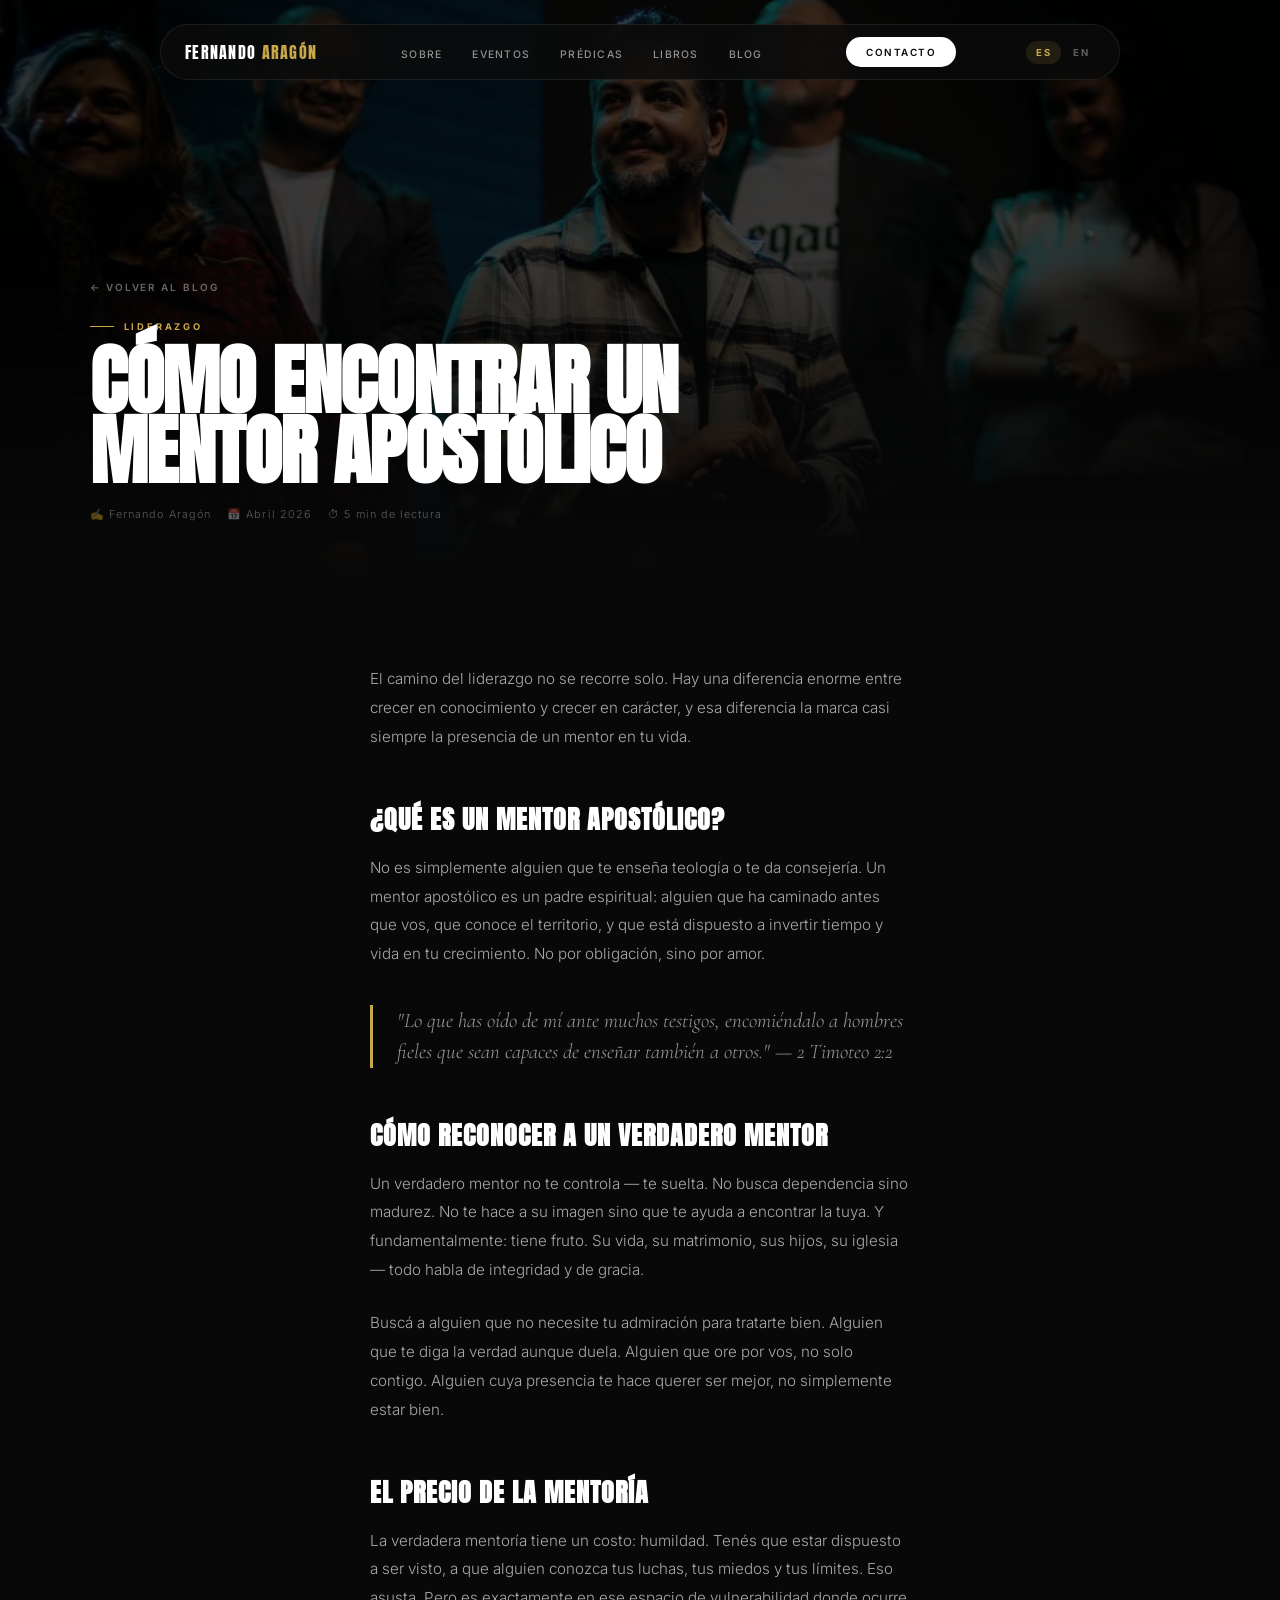
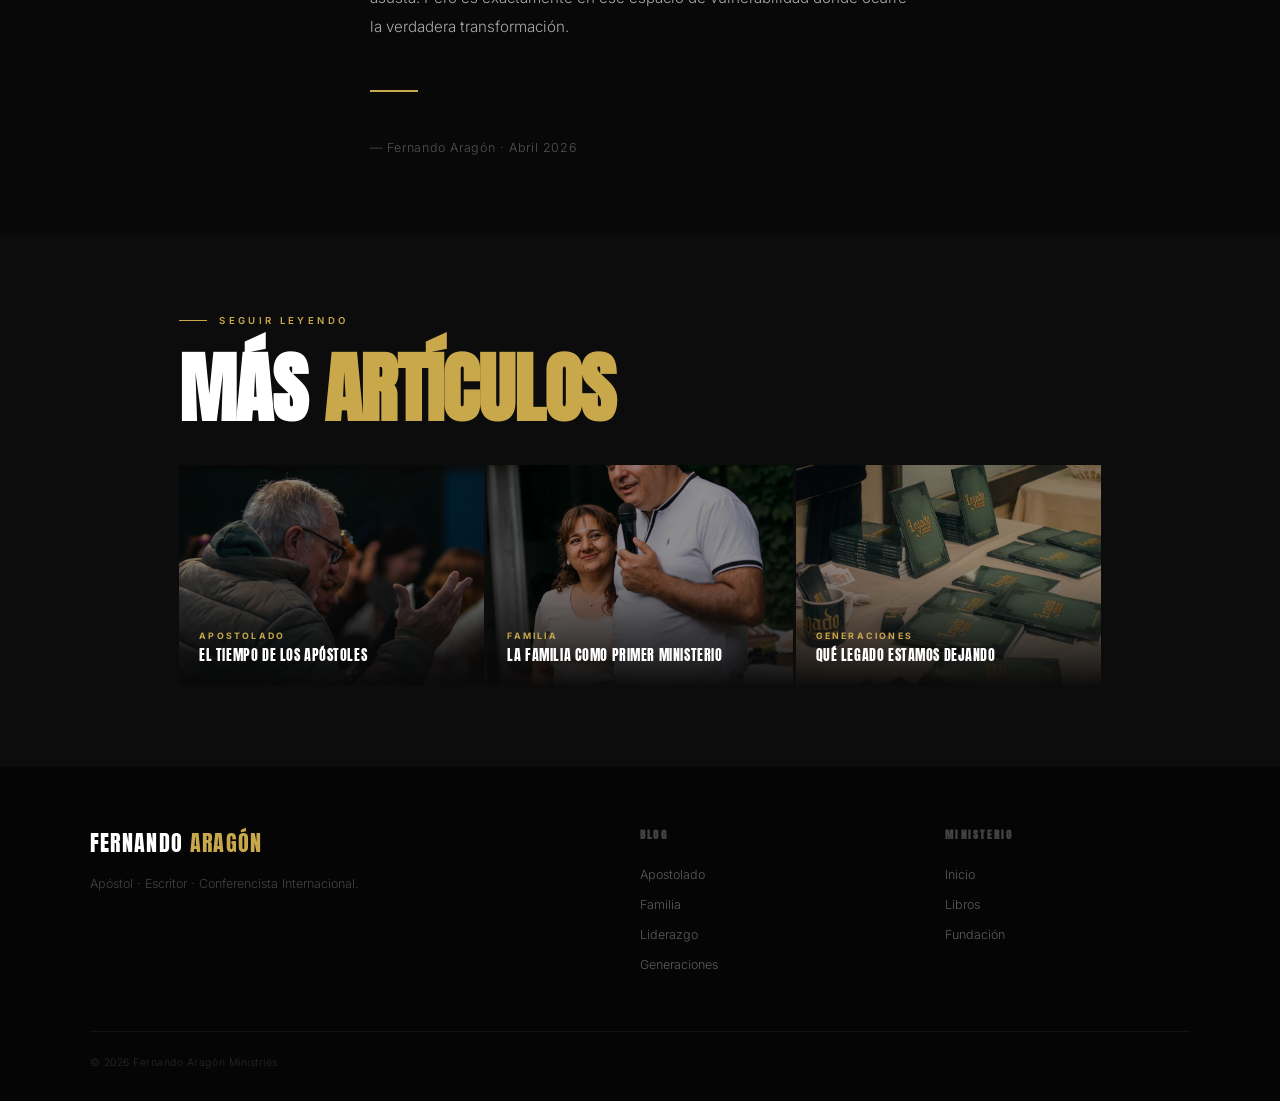
<file: pages/blog-liderazgo.html>
<!DOCTYPE html>
<html lang="es">
<head>
<meta charset="UTF-8">
<meta name="viewport" content="width=device-width, initial-scale=1.0">
<meta name="description" content="Cómo encontrar un mentor apostólico — El camino del liderazgo no se recorre solo · Fernando Aragón">
<title>Cómo encontrar un mentor apostólico — Fernando Aragón</title>

<link rel="stylesheet" href="../css/style.css">
<link rel="icon" type="image/x-icon" href="../favicon.ico">
<link rel="icon" type="image/png" sizes="192x192" href="../images/favicon-192.png">
<style>
.article-hero {
  position:relative; height:65vh; min-height:440px;
  display:flex; align-items:flex-end; overflow:hidden; padding-top:100px;
}
.article-hero-bg {
  position:absolute; inset:0; background-size:cover; background-position:center;
  filter:brightness(0.28) grayscale(20%);
  animation: slowZoom 14s ease-in-out forwards;
}
@keyframes slowZoom { from{transform:scale(1.06)} to{transform:scale(1)} }
.article-hero-grad { position:absolute; inset:0; background:linear-gradient(to top,#080808 0%,transparent 60%); }
.article-hero-body { position:relative; z-index:2; padding:0 7vw 64px; max-width:860px; }
.back-link { display:inline-flex; align-items:center; gap:8px; font-size:0.62rem; font-weight:600; letter-spacing:0.2em; text-transform:uppercase; color:rgba(255,255,255,0.4); text-decoration:none; margin-bottom:28px; transition:color 0.3s; }
.back-link:hover { color:var(--gold); }
.article-cat { font-size:0.58rem; font-weight:700; letter-spacing:0.3em; text-transform:uppercase; color:var(--gold); margin-bottom:14px; display:flex; align-items:center; gap:10px; }
.article-cat::before { content:''; display:block; width:24px; height:1px; background:var(--gold); }
.article-h1 { font-family:'Anton',sans-serif; font-size:clamp(2.2rem,6vw,5rem); line-height:0.92; letter-spacing:-0.01em; text-transform:uppercase; margin-bottom:20px; }
.article-meta { font-size:0.68rem; color:rgba(255,255,255,0.35); letter-spacing:0.1em; display:flex; align-items:center; gap:16px; }
.article-meta span { display:flex; align-items:center; gap:6px; }

/* ARTICLE BODY */
.article-wrap { max-width:720px; margin:0 auto; padding:80px 7vw; }
.article-body p { font-size:0.95rem; color:rgba(255,255,255,0.65); line-height:1.9; margin-bottom:24px; }
.article-body h2 { font-family:'Anton',sans-serif; font-size:1.6rem; letter-spacing:0.04em; text-transform:uppercase; margin:48px 0 16px; color:#fff; }
.article-body h3 { font-family:'Cormorant Garamond',serif; font-style:italic; font-size:1.3rem; color:var(--gold); margin:32px 0 12px; }
.article-body blockquote { font-family:'Cormorant Garamond',serif; font-style:italic; font-size:1.3rem; color:rgba(255,255,255,0.6); line-height:1.5; padding:0 0 0 24px; border-left:3px solid var(--gold); margin:36px 0; }
.article-body img { width:100%; display:block; margin:36px 0; filter:brightness(0.88); }
.article-divider { width:48px; height:2px; background:var(--gold); margin:48px 0; }

/* RELATED */
.article-related { background:#0c0c0c; padding:80px 7vw; }
.related-grid { display:grid; grid-template-columns:repeat(3,1fr); gap:3px; margin-top:40px; }
.rel-card { position:relative; height:220px; overflow:hidden; cursor:pointer; text-decoration:none; display:block; }
.rel-card img { width:100%; height:100%; object-fit:cover; display:block; filter:brightness(0.6); transition:all 0.7s; }
.rel-card:hover img { transform:scale(1.05); filter:brightness(0.85); }
.rel-over { position:absolute; inset:0; background:linear-gradient(to top,rgba(8,8,8,0.95),transparent 55%); }
.rel-body { position:absolute; bottom:0; left:0; right:0; padding:20px; }
.rel-cat { font-size:0.55rem; font-weight:700; letter-spacing:0.25em; text-transform:uppercase; color:var(--gold); margin-bottom:6px; }
.rel-title { font-family:'Anton',sans-serif; font-size:0.9rem; letter-spacing:0.04em; text-transform:uppercase; color:#fff; line-height:1.2; }

@media(max-width:768px){ .related-grid{grid-template-columns:1fr;} }
.nav-lang { display:flex; gap:2px; align-items:center; flex-shrink:0; }
.lang-opt { font-size:0.6rem; font-weight:700; letter-spacing:0.15em; text-transform:uppercase; color:rgba(255,255,255,0.35); text-decoration:none; padding:6px 10px; border-radius:100px; transition:all 0.3s; }
.lang-opt.active { color:var(--gold); background:rgba(201,168,76,0.12); }
.lang-opt:hover { color:var(--gold); }
</style>
</head>
<body>

<div class="mobile-overlay" id="mobNav">
  <button class="mob-close" id="mobClose">✕</button>
  <a href="../index.html">Inicio</a>
  <a href="../index.html#sobre">Sobre</a>
  <a href="../index.html#eventos">Eventos</a>
  <a href="../pages/libros.html" >Libros</a>
  <a href="../pages/blog.html" >Blog</a>
  <a href="../pages/fundacion.html" >Fundación</a>
  <a href="../index.html#contacto">Contacto</a>
</div>
<div class="nav-wrap">
  <nav class="nav-pill">
    <a href="../index.html" class="nav-logo">Fernando <span>Aragón</span></a>
    <ul class="nav-links">
      <li><a href="../index.html#sobre">Sobre</a></li>
      <li><a href="../index.html#eventos">Eventos</a></li>
      <li><a href="../index.html#predicas">Prédicas</a></li>
      <li><a href="../libros.html">Libros</a></li>
      <li><a href="../blog.html" class="active">Blog</a></li>
    </ul>
    <a href="../index.html#contacto" class="nav-cta">Contacto</a>
    <div class="nav-lang"><a href="../index.html" class="lang-opt active">ES</a><a href="../en/index.html" class="lang-opt">EN</a></div>
    <div class="nav-burger" id="navBurger"><span></span><span></span><span></span></div>
  </nav>
</div>

<div class="article-hero">
  <div class="article-hero-bg" style="background-image:url('../images/mentoria1.jpg')"></div>
  <div class="article-hero-grad"></div>
  <div class="article-hero-body">
    <a href="blog.html" class="back-link">← Volver al blog</a>
    <div class="article-cat">Liderazgo</div>
    <h1 class="article-h1">Cómo encontrar un mentor apostólico</h1>
    <div class="article-meta">
      <span>✍ Fernando Aragón</span>
      <span>📅 Abril 2026</span>
      <span>⏱ 5 min de lectura</span>
    </div>
  </div>
</div>

<div class="article-wrap">
  <div class="article-body">
    
      <p>El camino del liderazgo no se recorre solo. Hay una diferencia enorme entre crecer en conocimiento y crecer en carácter, y esa diferencia la marca casi siempre la presencia de un mentor en tu vida.</p>
      <h2>¿Qué es un mentor apostólico?</h2>
      <p>No es simplemente alguien que te enseña teología o te da consejería. Un mentor apostólico es un padre espiritual: alguien que ha caminado antes que vos, que conoce el territorio, y que está dispuesto a invertir tiempo y vida en tu crecimiento. No por obligación, sino por amor.</p>
      <blockquote>"Lo que has oído de mí ante muchos testigos, encomiéndalo a hombres fieles que sean capaces de enseñar también a otros." — 2 Timoteo 2:2</blockquote>
      <h2>Cómo reconocer a un verdadero mentor</h2>
      <p>Un verdadero mentor no te controla — te suelta. No busca dependencia sino madurez. No te hace a su imagen sino que te ayuda a encontrar la tuya. Y fundamentalmente: tiene fruto. Su vida, su matrimonio, sus hijos, su iglesia — todo habla de integridad y de gracia.</p>
      <p>Buscá a alguien que no necesite tu admiración para tratarte bien. Alguien que te diga la verdad aunque duela. Alguien que ore por vos, no solo contigo. Alguien cuya presencia te hace querer ser mejor, no simplemente estar bien.</p>
      <h2>El precio de la mentoría</h2>
      <p>La verdadera mentoría tiene un costo: humildad. Tenés que estar dispuesto a ser visto, a que alguien conozca tus luchas, tus miedos y tus límites. Eso asusta. Pero es exactamente en ese espacio de vulnerabilidad donde ocurre la verdadera transformación.</p>
    
  </div>
  <div class="article-divider"></div>
  <p style="font-size:0.78rem;color:rgba(255,255,255,0.3);letter-spacing:0.05em;">
    — Fernando Aragón · Abril 2026
  </p>
</div>

<div class="article-related">
  <div class="eyebrow reveal" style="padding:0 7vw;">Seguir leyendo</div>
  <h2 class="big-title reveal" style="padding:8px 7vw 0;">Más <em>artículos</em></h2>
  <div class="related-grid reveal" style="padding:0 7vw;">
    <a href="blog-apostolado.html" class="rel-card"><img src="../images/general2.jpg" alt=""><div class="rel-over"></div><div class="rel-body"><div class="rel-cat">Apostolado</div><div class="rel-title">El tiempo de los apóstoles</div></div></a><a href="blog-familia.html" class="rel-card"><img src="../images/familia.jpg" alt=""><div class="rel-over"></div><div class="rel-body"><div class="rel-cat">Familia</div><div class="rel-title">La familia como primer ministerio</div></div></a><a href="blog-generaciones.html" class="rel-card"><img src="../images/legado1.jpg" alt=""><div class="rel-over"></div><div class="rel-body"><div class="rel-cat">Generaciones</div><div class="rel-title">Qué legado estamos dejando</div></div></a>
  </div>
</div>


<footer>
  <div class="footer-top">
    <div>
      <a href="../index.html" class="footer-logo">Fernando <span>Aragón</span></a>
      <p class="footer-blurb">Apóstol · Escritor · Conferencista Internacional.</p>
    </div>
    <div class="footer-col"><h4>Blog</h4><ul>
      <li><a href="blog-apostolado.html">Apostolado</a></li>
      <li><a href="blog-familia.html">Familia</a></li>
      <li><a href="blog-liderazgo.html">Liderazgo</a></li>
      <li><a href="blog-generaciones.html">Generaciones</a></li>
    </ul></div>
    <div class="footer-col"><h4>Ministerio</h4><ul>
      <li><a href="../index.html">Inicio</a></li>
      <li><a href="../libros.html">Libros</a></li>
      <li><a href="../fundacion.html">Fundación</a></li>
    </ul></div>
  </div>
  <div class="footer-bottom">
    <div class="footer-copy">© 2026 Fernando Aragón Ministries</div>
    
  </div>
</footer>
<script src="../js/main.js"></script>
<script>
function openMob(){ var m=document.getElementById('mobNav'); m.classList.add('open'); m.style.display='flex'; document.body.style.overflow='hidden'; }
function closeMob(){ var m=document.getElementById('mobNav'); m.classList.remove('open'); m.style.display='none'; document.body.style.overflow=''; }
const burger = document.getElementById('navBurger');
const mobClose = document.getElementById('mobClose');
if(burger) burger.addEventListener('click', openMob);
if(mobClose) mobClose.addEventListener('click', closeMob);
document.querySelectorAll('#mobNav a').forEach(a => a.addEventListener('click', closeMob));
const ro = new IntersectionObserver((entries) => {
  entries.forEach(e => { if(e.isIntersecting){ e.target.classList.add('visible'); ro.unobserve(e.target); } });
}, {threshold:0.08});
document.querySelectorAll('.reveal').forEach(el => ro.observe(el));
</script>
</body>
</html>
</file>
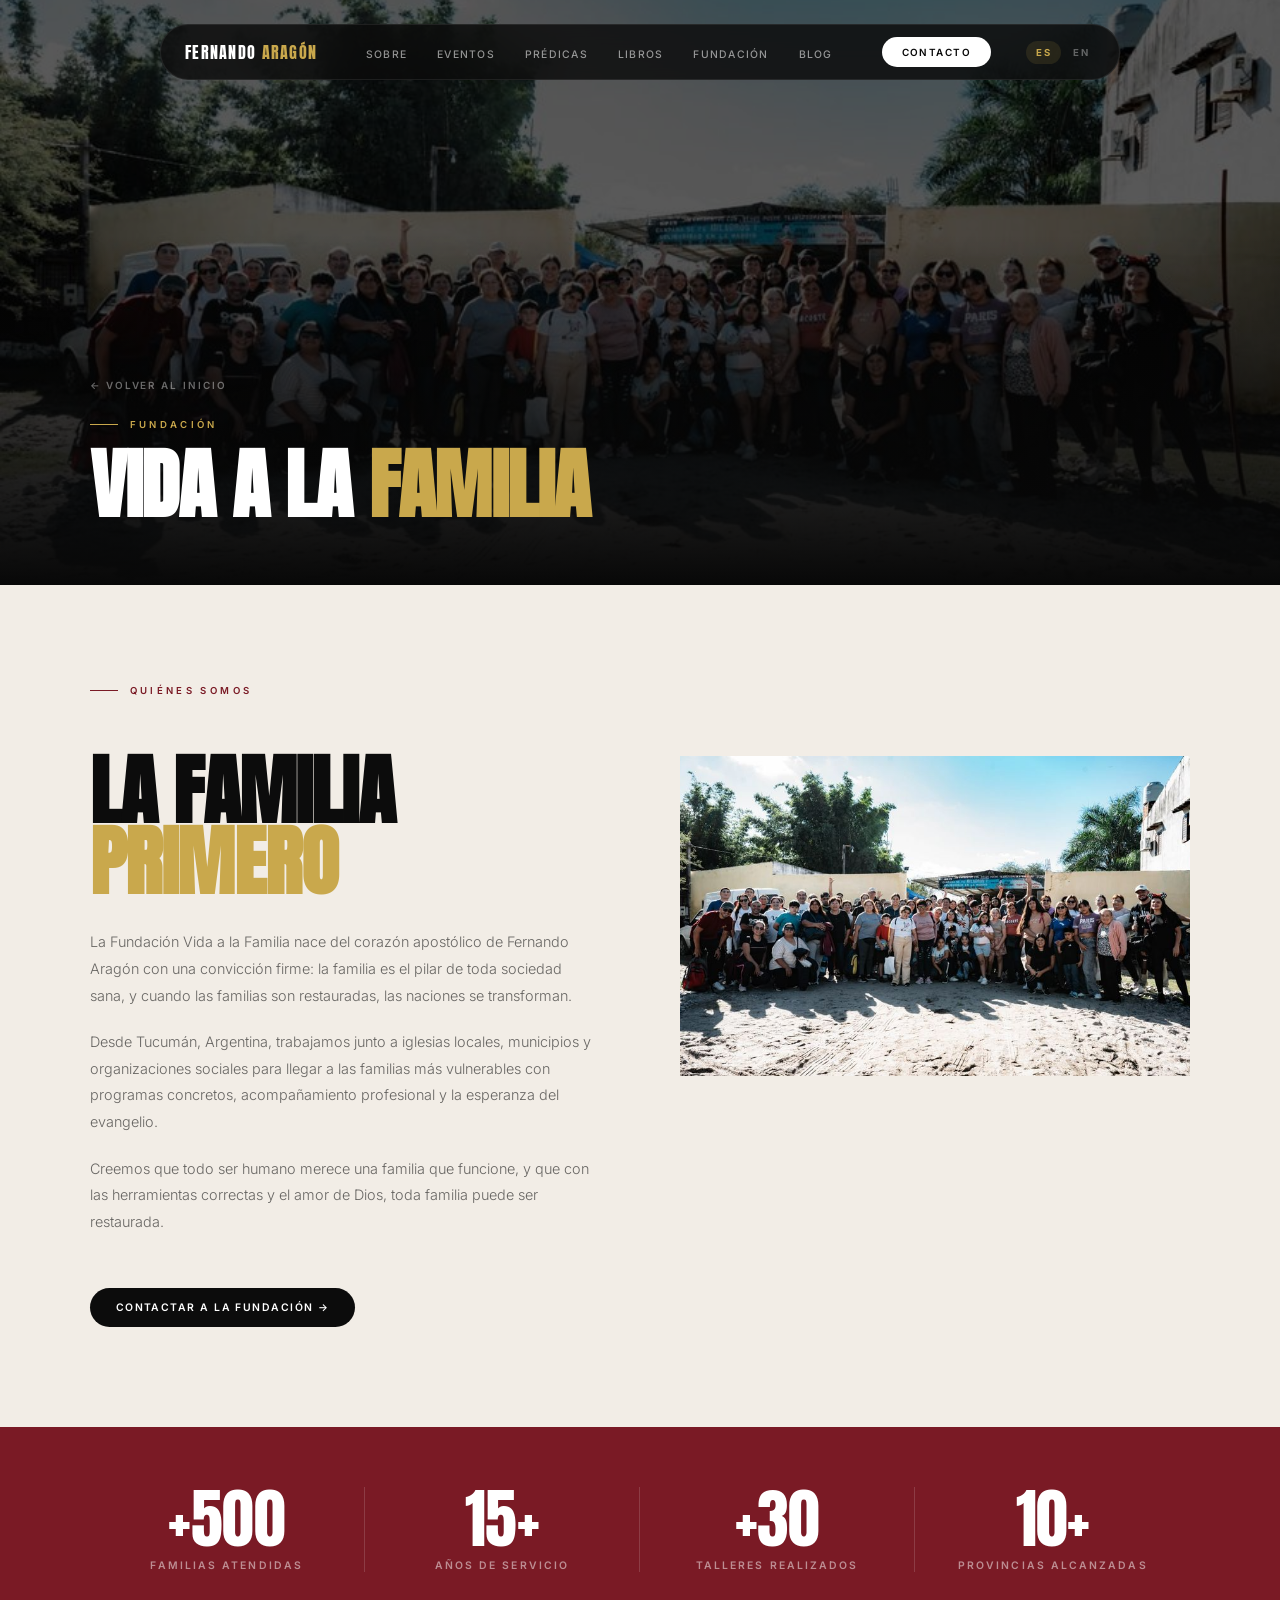
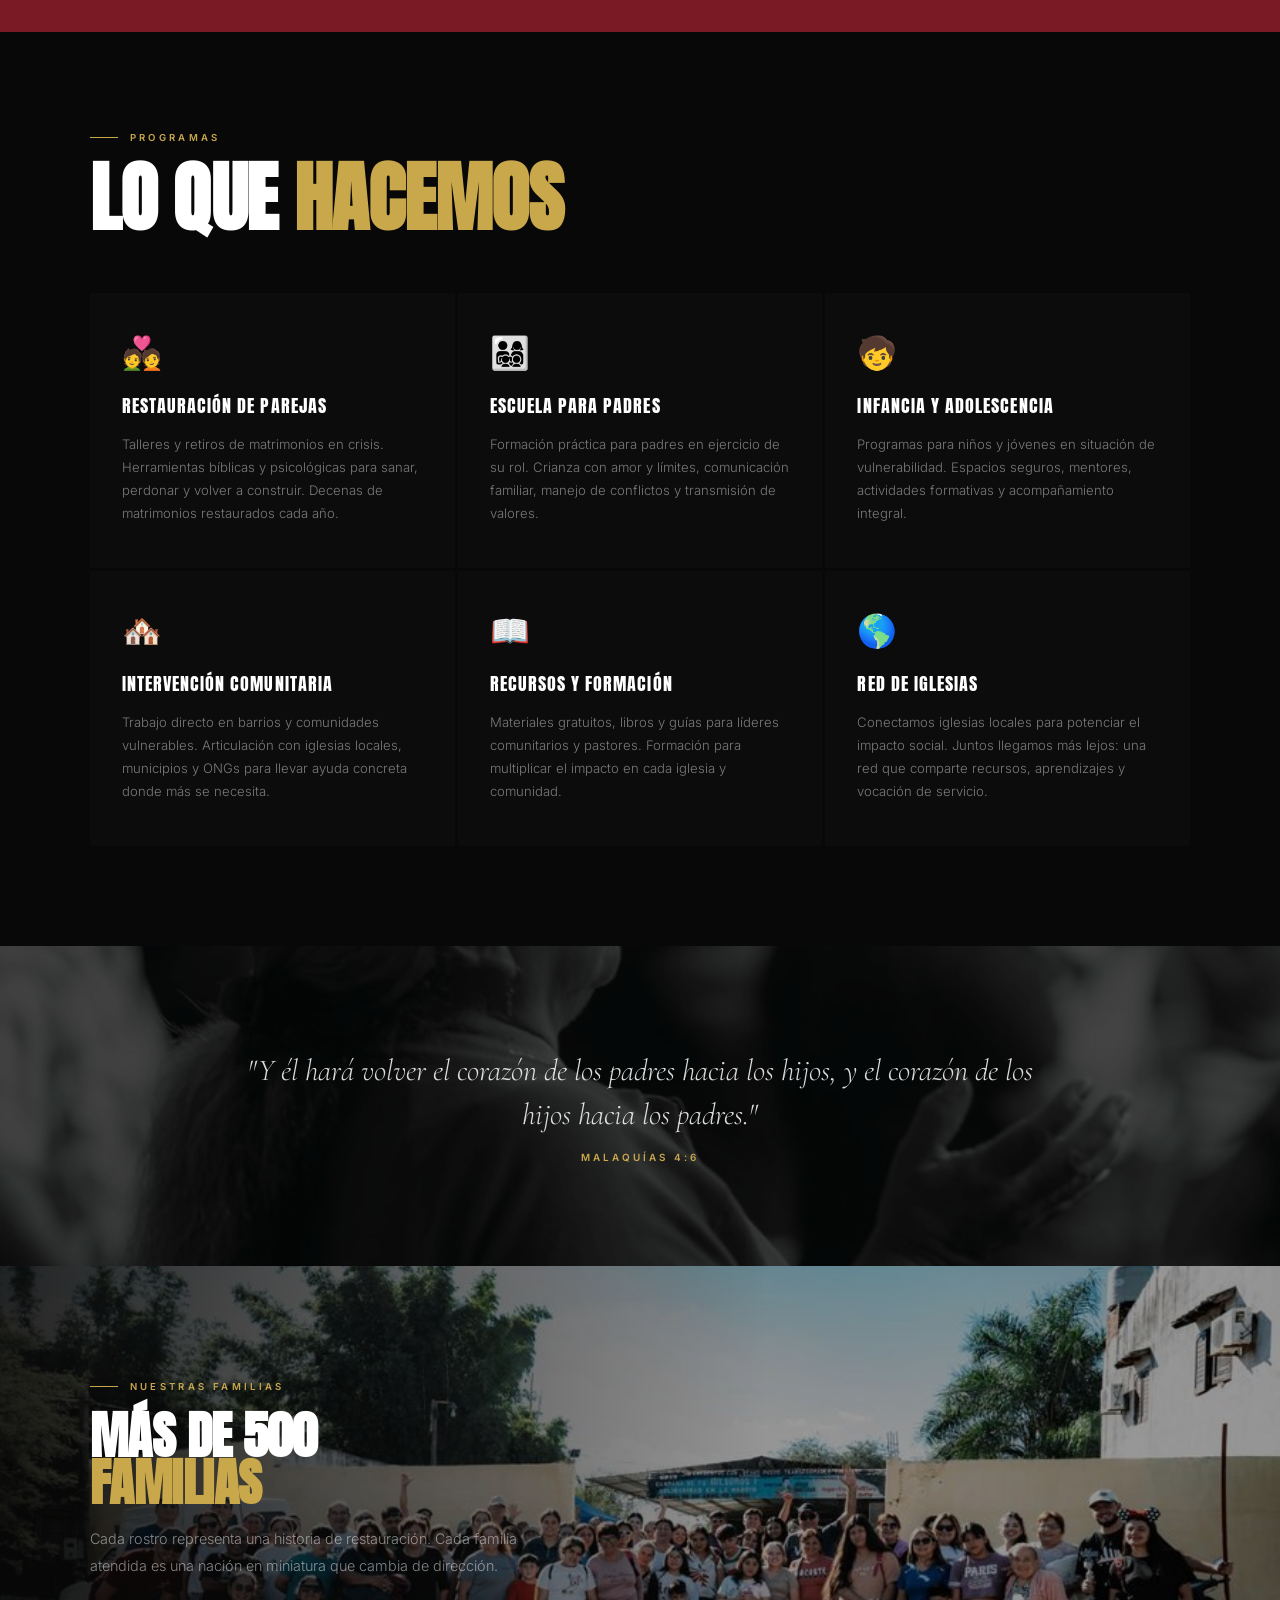
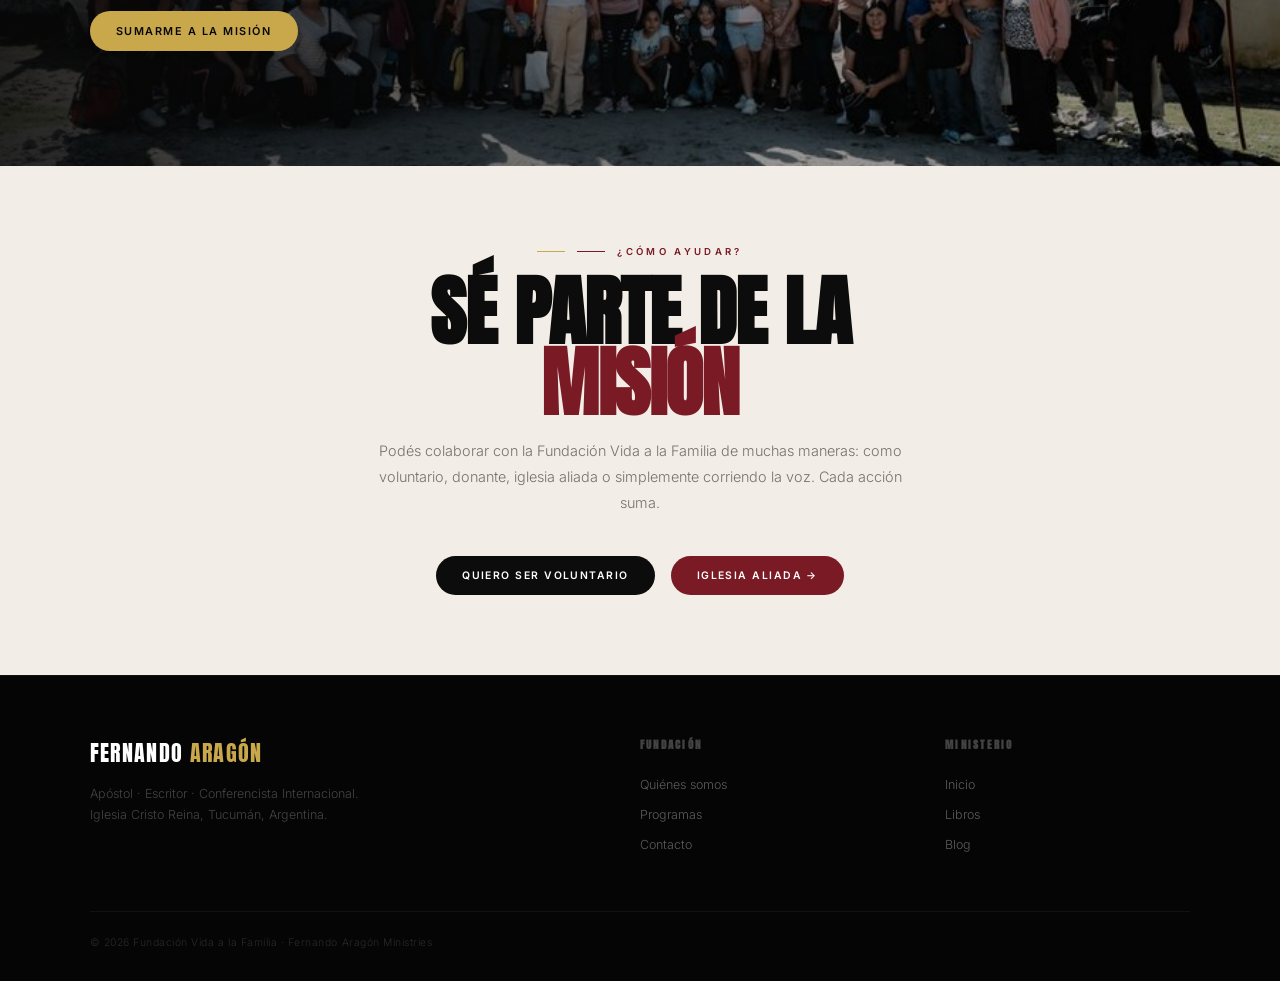
<file: pages/fundacion.html>
<!DOCTYPE html>
<html lang="es">
<head>
<meta charset="UTF-8">
<meta name="viewport" content="width=device-width, initial-scale=1.0">
<meta name="description" content="Fundación Vida a la Familia — Fernando Aragón. Restaurando y equipando familias en Tucumán y Argentina.">
<title>Fundación Vida a la Familia — Fernando Aragón</title>
<link rel="stylesheet" href="../css/style.css">
<link rel="icon" type="image/x-icon" href="../favicon.ico">
<style>
.page-hero {
  position: relative; height: 65vh; min-height: 480px;
  display: flex; align-items: flex-end; overflow: hidden; padding-top: 100px;
}
.page-hero-bg {
  position: absolute; inset: 0;
  background-image: url('../images/comunidad.jpg');
  background-size: cover; background-position: center 40%;
  filter: brightness(0.35);
}
.page-hero-grad { position: absolute; inset: 0; background: linear-gradient(to top, #080808 0%, transparent 60%); }
.page-hero-body { position: relative; z-index: 2; padding: 0 7vw 64px; }
.back-link { display:inline-flex; align-items:center; gap:8px; font-size:0.62rem; font-weight:600; letter-spacing:0.2em; text-transform:uppercase; color:rgba(255,255,255,0.4); text-decoration:none; margin-bottom:28px; transition:color 0.3s; }
.back-link:hover { color: var(--gold); }

/* ABOUT SECTION */
.fund-about { background: #f2ede6; color: #0c0c0c; padding: 100px 7vw; }
.fund-about .eyebrow { color: #7a1a25; }
.fund-about .eyebrow::before { background: #7a1a25; }
.fund-about-grid { display: grid; grid-template-columns: 1fr 1fr; gap: 80px; align-items: start; margin-top: 60px; }
.fund-about .big-title { color: #0c0c0c; }
.fund-about-text { font-size: 0.9rem; color: rgba(12,12,12,0.6); line-height: 1.85; }
.fund-about-text p { margin-bottom: 20px; }
.fund-img-stack { display: grid; grid-template-columns: 1fr; gap: 4px; }
.fund-img-stack img { width: 100%; height: 320px; object-fit: cover; display: block; }

/* STATS BAR */
.fund-stats-bar {
  background: #7a1a25; padding: 60px 7vw;
  display: grid; grid-template-columns: repeat(4, 1fr); gap: 0;
}
.fstat { text-align: center; padding: 0 24px; border-right: 1px solid rgba(255,255,255,0.15); }
.fstat:last-child { border-right: none; }
.fstat-n { font-family: 'Anton', sans-serif; font-size: clamp(2.5rem, 5vw, 4rem); letter-spacing: -0.01em; color: #fff; line-height: 1; }
.fstat-l { font-size: 0.65rem; font-weight: 600; letter-spacing: 0.2em; text-transform: uppercase; color: rgba(255,255,255,0.5); margin-top: 8px; }

/* PROGRAMS */
.fund-programs { background: var(--black); padding: 100px 7vw; }
.programs-grid { display: grid; grid-template-columns: repeat(3, 1fr); gap: 3px; margin-top: 60px; }
.prog-card { background: #0c0c0c; padding: 40px 32px; border-bottom: 3px solid transparent; transition: border-color 0.4s; cursor: default; }
.prog-card:hover { border-bottom-color: var(--gold); }
.prog-icon { font-size: 2rem; margin-bottom: 20px; }
.prog-title { font-family: 'Anton', sans-serif; font-size: 1.1rem; letter-spacing: 0.06em; text-transform: uppercase; margin-bottom: 14px; }
.prog-desc { font-size: 0.82rem; color: rgba(255,255,255,0.45); line-height: 1.75; }

/* COMMUNIDAD PHOTO */
.fund-community { position: relative; height: 500px; overflow: hidden; }
.fund-community img { width: 100%; height: 100%; object-fit: cover; object-position: center 30%; filter: brightness(0.6); }
.fund-community-over {
  position: absolute; inset: 0;
  background: linear-gradient(to right, rgba(8,8,8,0.8) 0%, transparent 60%);
  display: flex; align-items: center; padding: 0 7vw;
}
.fund-community-text { max-width: 480px; }
.fund-community-text .big-title { font-size: clamp(2rem, 4vw, 3.5rem); margin-bottom: 20px; }
.fund-community-text .body-text { margin-bottom: 32px; }

/* CTA */
.fund-cta { background: #f2ede6; padding: 80px 7vw; text-align: center; }
.fund-cta .big-title { color: #0c0c0c; margin-bottom: 20px; }
.fund-cta p { font-size: 0.9rem; color: rgba(12,12,12,0.55); max-width: 560px; margin: 0 auto 40px; line-height: 1.8; }
.fund-cta-btns { display: flex; justify-content: center; gap: 16px; flex-wrap: wrap; }

@media (max-width: 1024px) {
  .fund-about-grid { grid-template-columns: 1fr; }
  .fund-stats-bar { grid-template-columns: 1fr 1fr; gap: 0; }
  .fstat { padding: 24px; border-right: none; border-bottom: 1px solid rgba(255,255,255,0.1); }
  .fstat:nth-child(2n) { border-right: none; }
  .programs-grid { grid-template-columns: 1fr; }
  .fund-community-over { background: rgba(8,8,8,0.7); }
}
@media (max-width: 640px) {
  .fund-stats-bar { grid-template-columns: 1fr 1fr; }
}
.nav-lang { display:flex; gap:2px; align-items:center; flex-shrink:0; }
.lang-opt { font-size:0.6rem; font-weight:700; letter-spacing:0.15em; text-transform:uppercase; color:rgba(255,255,255,0.35); text-decoration:none; padding:6px 10px; border-radius:100px; transition:all 0.3s; }
.lang-opt.active { color:var(--gold); background:rgba(201,168,76,0.12); }
.lang-opt:hover { color:var(--gold); }
</style>
</head>
<body>

<div class="mobile-overlay" id="mobNav">
  <button class="mob-close" id="mobClose">✕</button>
  <a href="../index.html">Inicio</a>
  <a href="../index.html#sobre">Sobre</a>
  <a href="../index.html#eventos">Eventos</a>
  <a href="libros.html">Libros</a>
  <a href="fundacion.html">Fundación</a>
  <a href="blog.html">Blog</a>
  <a href="../index.html#contacto">Contacto</a>
</div>

<div class="nav-wrap">
  <nav class="nav-pill">
    <a href="../index.html" class="nav-logo">Fernando <span>Aragón</span></a>
    <ul class="nav-links">
      <li><a href="../index.html#sobre">Sobre</a></li>
      <li><a href="../index.html#eventos">Eventos</a></li>
      <li><a href="../index.html#predicas">Prédicas</a></li>
      <li><a href="libros.html">Libros</a></li>
      <li><a href="fundacion.html" class="active">Fundación</a></li>
      <li><a href="blog.html">Blog</a></li>
    </ul>
    <a href="../index.html#contacto" class="nav-cta">Contacto</a>
    <div class="nav-lang"><a href="../index.html" class="lang-opt active">ES</a><a href="../en/index.html" class="lang-opt">EN</a></div>
    <div class="nav-burger" id="navBurger"><span></span><span></span><span></span></div>
  </nav>
</div>

<div class="page-hero">
  <div class="page-hero-bg"></div>
  <div class="page-hero-grad"></div>
  <div class="page-hero-body">
    <a href="../index.html" class="back-link">← Volver al inicio</a>
    <div class="eyebrow" style="color:var(--gold)">Fundación</div>
    <h1 class="big-title">Vida a la <em>Familia</em></h1>
  </div>
</div>

<!-- ABOUT -->
<div class="fund-about">
  <div class="eyebrow reveal">Quiénes somos</div>
  <div class="fund-about-grid">
    <div>
      <h2 class="big-title reveal" style="margin-bottom:32px;">La familia<br><em>primero</em></h2>
      <div class="fund-about-text reveal">
        <p>La Fundación Vida a la Familia nace del corazón apostólico de Fernando Aragón con una convicción firme: la familia es el pilar de toda sociedad sana, y cuando las familias son restauradas, las naciones se transforman.</p>
        <p>Desde Tucumán, Argentina, trabajamos junto a iglesias locales, municipios y organizaciones sociales para llegar a las familias más vulnerables con programas concretos, acompañamiento profesional y la esperanza del evangelio.</p>
        <p>Creemos que todo ser humano merece una familia que funcione, y que con las herramientas correctas y el amor de Dios, toda familia puede ser restaurada.</p>
      </div>
      <a href="../index.html#contacto" class="btn-dark reveal" style="margin-top:32px;">Contactar a la fundación →</a>
    </div>
    <div class="fund-img-stack reveal">
      <img src="../images/comunidad.jpg" alt="Comunidad Vida a la Familia">
    </div>
  </div>
</div>

<!-- STATS -->
<div class="fund-stats-bar">
  <div class="fstat reveal"><div class="fstat-n">+500</div><div class="fstat-l">Familias atendidas</div></div>
  <div class="fstat reveal"><div class="fstat-n">15+</div><div class="fstat-l">Años de servicio</div></div>
  <div class="fstat reveal"><div class="fstat-n">+30</div><div class="fstat-l">Talleres realizados</div></div>
  <div class="fstat reveal"><div class="fstat-n">10+</div><div class="fstat-l">Provincias alcanzadas</div></div>
</div>

<!-- PROGRAMS -->
<div class="fund-programs">
  <div class="eyebrow reveal">Programas</div>
  <h2 class="big-title reveal">Lo que <em>hacemos</em></h2>
  <div class="programs-grid">
    <div class="prog-card reveal">
      <div class="prog-icon">💑</div>
      <div class="prog-title">Restauración de Parejas</div>
      <p class="prog-desc">Talleres y retiros de matrimonios en crisis. Herramientas bíblicas y psicológicas para sanar, perdonar y volver a construir. Decenas de matrimonios restaurados cada año.</p>
    </div>
    <div class="prog-card reveal">
      <div class="prog-icon">👨‍👩‍👧‍👦</div>
      <div class="prog-title">Escuela para Padres</div>
      <p class="prog-desc">Formación práctica para padres en ejercicio de su rol. Crianza con amor y límites, comunicación familiar, manejo de conflictos y transmisión de valores.</p>
    </div>
    <div class="prog-card reveal">
      <div class="prog-icon">🧒</div>
      <div class="prog-title">Infancia y Adolescencia</div>
      <p class="prog-desc">Programas para niños y jóvenes en situación de vulnerabilidad. Espacios seguros, mentores, actividades formativas y acompañamiento integral.</p>
    </div>
    <div class="prog-card reveal">
      <div class="prog-icon">🏘️</div>
      <div class="prog-title">Intervención Comunitaria</div>
      <p class="prog-desc">Trabajo directo en barrios y comunidades vulnerables. Articulación con iglesias locales, municipios y ONGs para llevar ayuda concreta donde más se necesita.</p>
    </div>
    <div class="prog-card reveal">
      <div class="prog-icon">📖</div>
      <div class="prog-title">Recursos y Formación</div>
      <p class="prog-desc">Materiales gratuitos, libros y guías para líderes comunitarios y pastores. Formación para multiplicar el impacto en cada iglesia y comunidad.</p>
    </div>
    <div class="prog-card reveal">
      <div class="prog-icon">🌎</div>
      <div class="prog-title">Red de Iglesias</div>
      <p class="prog-desc">Conectamos iglesias locales para potenciar el impacto social. Juntos llegamos más lejos: una red que comparte recursos, aprendizajes y vocación de servicio.</p>
    </div>
  </div>
</div>

<!-- VERSÍCULO -->
<div class="verse-banner">
  <div class="verse-banner-bg" style="background-image:url('../images/pastoral2.jpg')"></div>
  <div class="verse-banner-overlay"></div>
  <div class="verse-banner-content">
    <p class="verse-text">"Y él hará volver el corazón de los padres hacia los hijos, y el corazón de los hijos hacia los padres."</p>
    <div class="verse-ref">Malaquías 4:6</div>
  </div>
</div>

<!-- COMMUNITY PHOTO -->
<div class="fund-community">
  <img src="../images/comunidad.jpg" alt="Comunidad">
  <div class="fund-community-over">
    <div class="fund-community-text reveal">
      <div class="eyebrow" style="color:var(--gold)">Nuestras familias</div>
      <h2 class="big-title">Más de 500<br><em>familias</em></h2>
      <p class="body-text">Cada rostro representa una historia de restauración. Cada familia atendida es una nación en miniatura que cambia de dirección.</p>
      <a href="../index.html#contacto" class="btn-pill solid">Sumarme a la misión</a>
    </div>
  </div>
</div>

<!-- CTA -->
<div class="fund-cta">
  <div class="eyebrow reveal" style="justify-content:center; color:#7a1a25;">
    <span style="width:28px; height:1px; background:#7a1a25; display:block;"></span>
    ¿Cómo ayudar?
  </div>
  <h2 class="big-title reveal">Sé parte de la<br><em style="color:#7a1a25;">misión</em></h2>
  <p class="reveal">Podés colaborar con la Fundación Vida a la Familia de muchas maneras: como voluntario, donante, iglesia aliada o simplemente corriendo la voz. Cada acción suma.</p>
  <div class="fund-cta-btns reveal">
    <a href="../index.html#contacto" class="btn-dark">Quiero ser voluntario</a>
    <a href="../index.html#contacto" class="btn-dark" style="background:#7a1a25;">Iglesia aliada →</a>
  </div>
</div>

<footer>
  <div class="footer-top">
    <div>
      <a href="../index.html" class="footer-logo">Fernando <span>Aragón</span></a>
      <p class="footer-blurb">Apóstol · Escritor · Conferencista Internacional. Iglesia Cristo Reina, Tucumán, Argentina.</p>
    </div>
    <div class="footer-col">
      <h4>Fundación</h4>
      <ul>
        <li><a href="#">Quiénes somos</a></li>
        <li><a href="#">Programas</a></li>
        <li><a href="../index.html#contacto">Contacto</a></li>
      </ul>
    </div>
    <div class="footer-col">
      <h4>Ministerio</h4>
      <ul>
        <li><a href="../index.html">Inicio</a></li>
        <li><a href="libros.html">Libros</a></li>
        <li><a href="blog.html">Blog</a></li>
      </ul>
    </div>
  </div>
  <div class="footer-bottom">
    <div class="footer-copy">© 2026 Fundación Vida a la Familia · Fernando Aragón Ministries</div>
    
  </div>
</footer>

<script src="../js/main.js"></script>
</body>
</html>
</file>
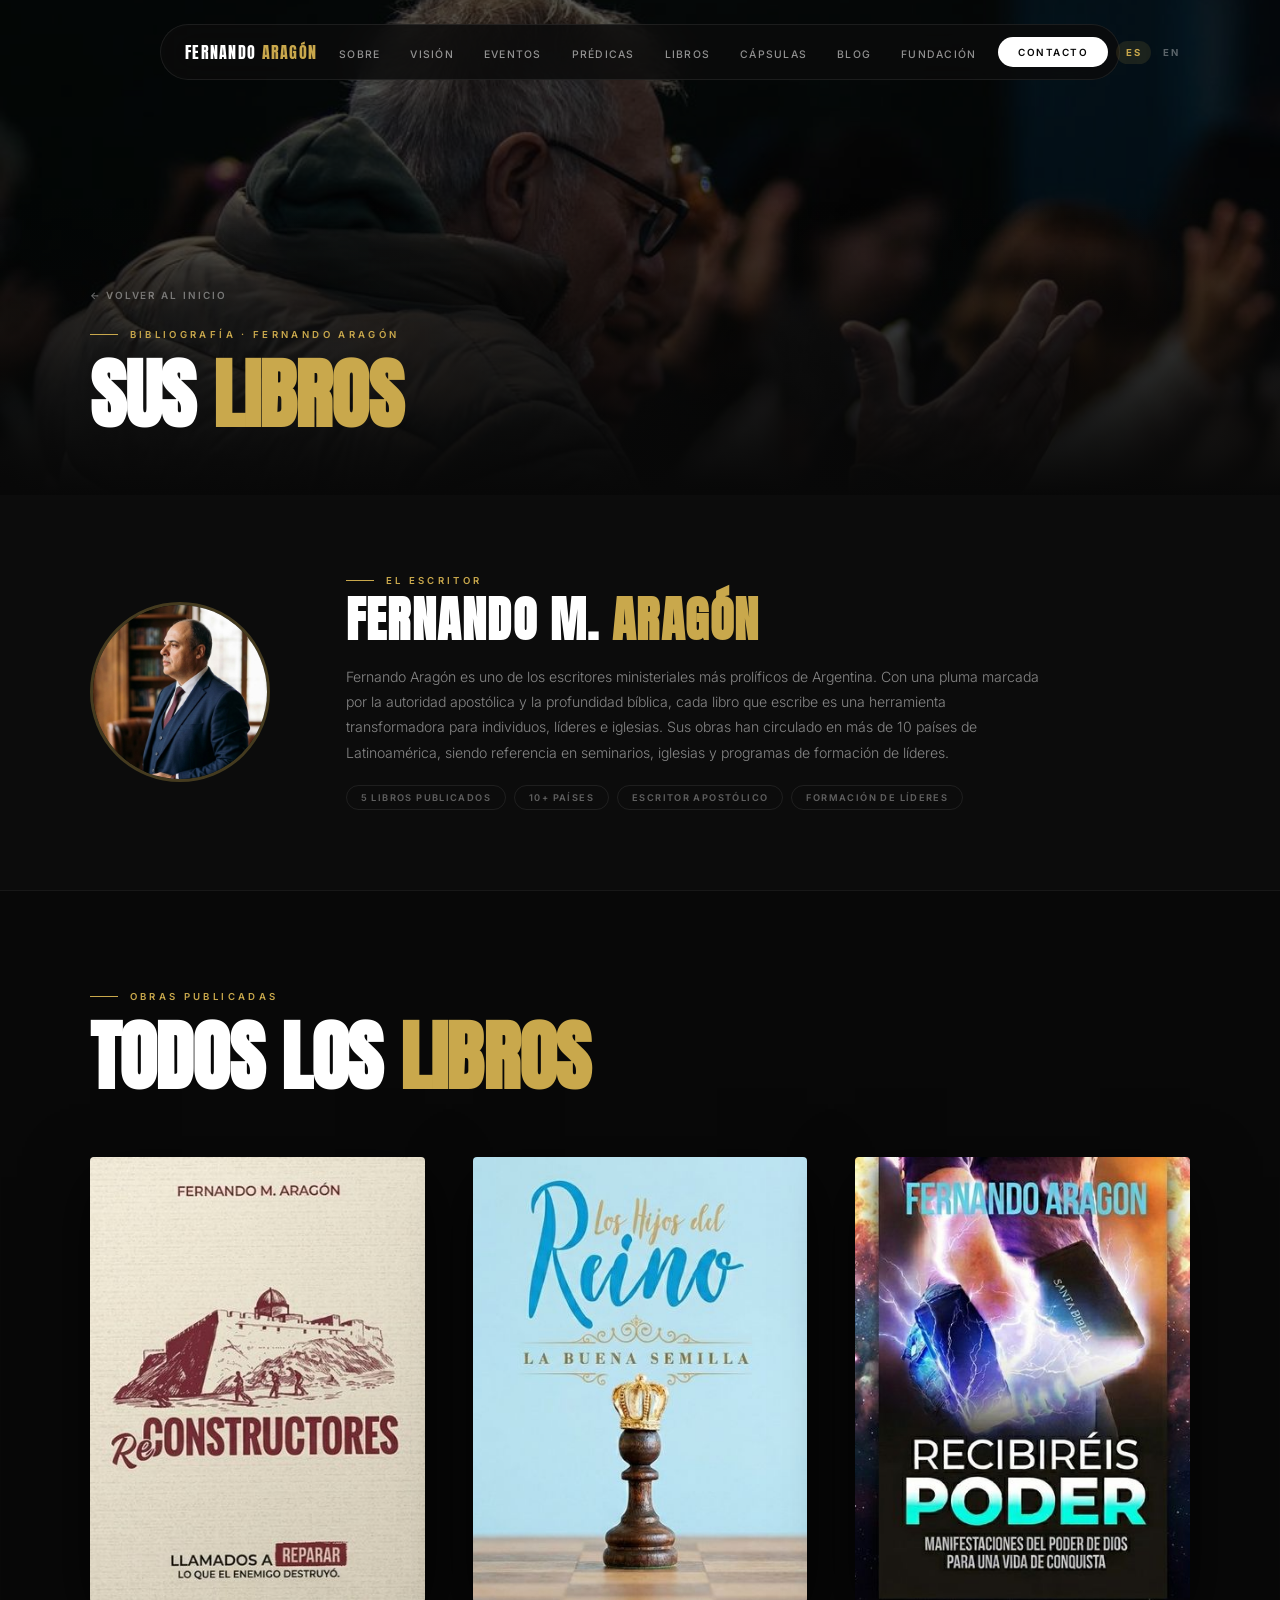
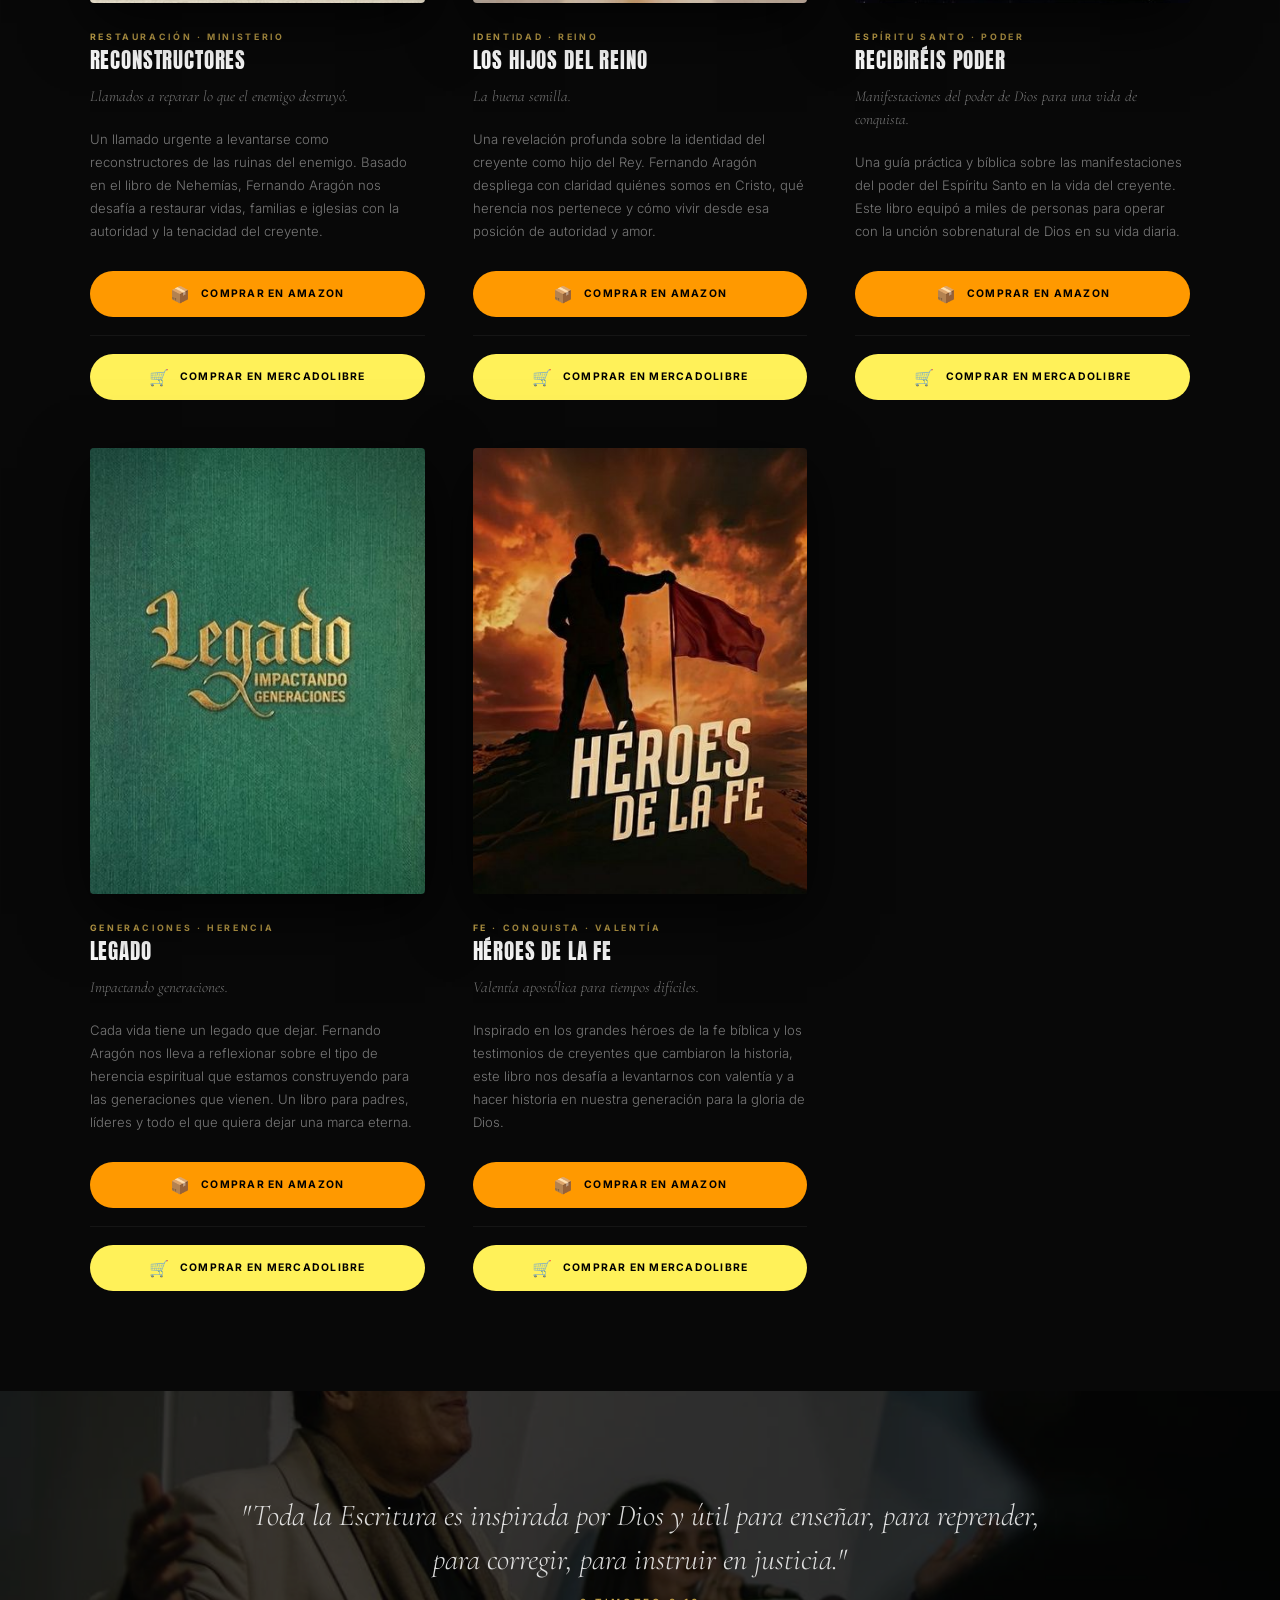
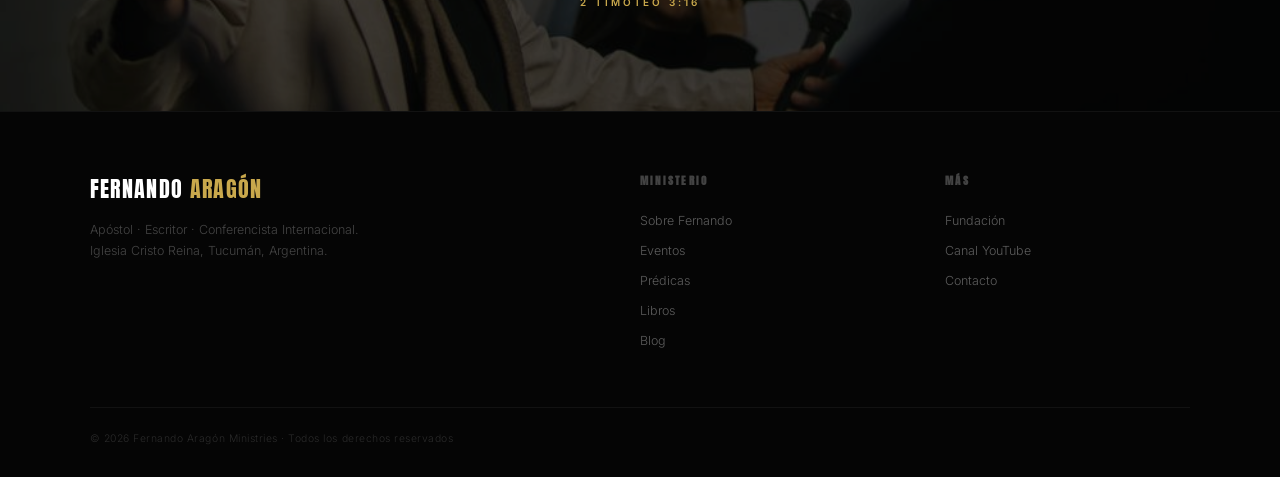
<file: pages/libros.html>
<!DOCTYPE html>
<html lang="es">
<head>
<meta charset="UTF-8">
<meta name="viewport" content="width=device-width, initial-scale=1.0">
<meta name="description" content="Libros de Fernando Aragón — Apóstol y escritor. Disponibles en Amazon y MercadoLibre.">
<title>Libros — Fernando Aragón</title>
<link rel="stylesheet" href="../css/style.css">
<link rel="icon" type="image/x-icon" href="../favicon.ico">
<style>
/* PAGE HERO */
.page-hero {
  position: relative;
  height: 55vh; min-height: 420px;
  display: flex; align-items: flex-end;
  overflow: hidden;
  padding-top: 100px;
}
.page-hero-bg {
  position: absolute; inset: 0;
  background-image: url('../images/general2.jpg');
  background-size: cover; background-position: center 30%;
  filter: brightness(0.38) grayscale(20%);
}
.page-hero-grad {
  position: absolute; inset: 0;
  background: linear-gradient(to top, #080808 0%, transparent 60%);
}
.page-hero-body {
  position: relative; z-index: 2;
  padding: 0 7vw 64px;
}
.back-link {
  display: inline-flex; align-items: center; gap: 8px;
  font-size: 0.62rem; font-weight: 600; letter-spacing: 0.2em; text-transform: uppercase;
  color: rgba(255,255,255,0.4); text-decoration: none;
  margin-bottom: 28px; transition: color 0.3s;
}
.back-link:hover { color: var(--gold); }

/* AUTOR ESCRITOR */
.autor-section {
  background: #0c0c0c;
  padding: 80px 7vw;
  display: grid;
  grid-template-columns: 200px 1fr;
  gap: 56px;
  align-items: center;
  border-bottom: 1px solid rgba(255,255,255,0.05);
}
.autor-avatar {
  width: 180px; height: 180px;
  border-radius: 50%;
  overflow: hidden;
  border: 3px solid rgba(201,168,76,0.3);
  flex-shrink: 0;
}
.autor-avatar img {
  width: 100%; height: 100%;
  object-fit: cover; object-position: center top;
}
.autor-info .eyebrow { margin-bottom: 12px; }
.autor-name {
  font-family: 'Anton', sans-serif;
  font-size: clamp(1.8rem, 4vw, 3rem);
  letter-spacing: 0.03em; text-transform: uppercase; line-height: 0.95;
  margin-bottom: 20px;
}
.autor-name em { font-style: normal; color: var(--gold); }
.autor-bio {
  font-size: 0.88rem; color: rgba(255,255,255,0.5); line-height: 1.8; max-width: 700px;
}
.autor-chips { display: flex; flex-wrap: wrap; gap: 8px; margin-top: 20px; }
.autor-chip {
  font-size: 0.58rem; font-weight: 600; letter-spacing: 0.15em; text-transform: uppercase;
  color: rgba(255,255,255,0.35); border: 1px solid rgba(255,255,255,0.08);
  padding: 6px 14px; border-radius: 100px;
}

/* BOOKS GRID */
.books-section { padding: 100px 7vw; background: var(--black); }
.books-grid {
  display: grid;
  grid-template-columns: repeat(auto-fill, minmax(280px, 1fr));
  gap: 48px;
  margin-top: 64px;
}
.book-card {
  display: flex; flex-direction: column;
  cursor: default;
}
.book-cover-wrap {
  position: relative;
  overflow: hidden;
  margin-bottom: 28px;
  box-shadow: 0 20px 60px rgba(0,0,0,0.7);
  transition: transform 0.5s cubic-bezier(.25,.46,.45,.94);
}
.book-card:hover .book-cover-wrap { transform: translateY(-8px) scale(1.02); }
.book-cover-wrap img {
  width: 100%; display: block;
  aspect-ratio: 3/4; object-fit: cover;
  border-radius: 4px;
}
.book-cat {
  font-size: 0.55rem; font-weight: 700; letter-spacing: 0.3em; text-transform: uppercase;
  color: var(--gold); margin-bottom: 8px;
}
.book-title {
  font-family: 'Anton', sans-serif;
  font-size: 1.3rem; letter-spacing: 0.04em; text-transform: uppercase;
  line-height: 1.1; margin-bottom: 12px;
}
.book-subtitle {
  font-family: 'Cormorant Garamond', serif; font-style: italic;
  font-size: 0.95rem; color: rgba(255,255,255,0.45); line-height: 1.5;
  margin-bottom: 20px;
}
.book-desc {
  font-size: 0.82rem; color: rgba(255,255,255,0.45); line-height: 1.75;
  flex: 1; margin-bottom: 28px;
}
.book-actions { display: flex; flex-direction: column; gap: 10px; }
.book-btn {
  display: flex; align-items: center; justify-content: center; gap: 10px;
  padding: 13px 20px; border-radius: 100px;
  font-size: 0.65rem; font-weight: 700; letter-spacing: 0.12em; text-transform: uppercase;
  text-decoration: none; transition: all 0.3s; border: none; cursor: pointer;
}
.book-btn.amazon {
  background: #FF9900; color: #000;
}
.book-btn.amazon:hover { background: #ffad33; transform: translateY(-1px); }
.book-btn.meli {
  background: #FFF159; color: #000;
}
.book-btn.meli:hover { background: #ffe800; transform: translateY(-1px); }
.book-btn.coming {
  background: rgba(255,255,255,0.05);
  color: rgba(255,255,255,0.3);
  border: 1px dashed rgba(255,255,255,0.1);
  cursor: default;
}
.book-btn-icon { font-size: 1rem; }
.book-divider {
  height: 1px; background: rgba(255,255,255,0.05); margin: 8px 0;
}

/* RESPONSIVE */
@media (max-width: 768px) {
  .autor-section { grid-template-columns: 1fr; text-align: center; }
  .autor-avatar { margin: 0 auto; }
  .autor-chips { justify-content: center; }
  .eyebrow { justify-content: center; }
  .books-grid { grid-template-columns: 1fr 1fr; gap: 28px; }
}
@media (max-width: 480px) {
  .books-grid { grid-template-columns: 1fr; }
}
.nav-lang { display:flex; gap:2px; align-items:center; flex-shrink:0; }
.lang-opt { font-size:0.6rem; font-weight:700; letter-spacing:0.15em; text-transform:uppercase; color:rgba(255,255,255,0.35); text-decoration:none; padding:6px 10px; border-radius:100px; transition:all 0.3s; }
.lang-opt.active { color:var(--gold); background:rgba(201,168,76,0.12); }
.lang-opt:hover { color:var(--gold); }
</style>
</head>
<body>

<!-- MOBILE OVERLAY -->
<div class="mobile-overlay" id="mobNav">
  <button class="mob-close" id="mobClose">✕</button>
  <a href="../index.html">Inicio</a>
  <a href="../index.html#sobre">Sobre</a>
  <a href="../index.html#eventos">Eventos</a>
  <a href="../index.html#predicas">Prédicas</a>
  <a href="libros.html">Libros</a>
  <a href="fundacion.html">Fundación</a>
  <a href="blog.html">Blog</a>
  <a href="../index.html#contacto">Contacto</a>
</div>

<!-- NAV -->
<div class="nav-wrap">
  <nav class="nav-pill">
    <a href="../index.html" class="nav-logo">Fernando <span>Aragón</span></a>
    <ul class="nav-links">
      <li><a href="../index.html#sobre">Sobre</a></li>
      <li><a href="../index.html#vision">Visión</a></li>
      <li><a href="../index.html#eventos">Eventos</a></li>
      <li><a href="../index.html#predicas">Prédicas</a></li>
      <li><a href="libros.html" class="active">Libros</a></li>
      <li><a href="#capsulas">Cápsulas</a></li>
      <li><a href="blog.html">Blog</a></li>
      <li><a href="fundacion.html">Fundación</a></li>
    </ul>
    <a href="../index.html#contacto" class="nav-cta">Contacto</a>
    <div class="nav-lang"><a href="../index.html" class="lang-opt active">ES</a><a href="../en/index.html" class="lang-opt">EN</a></div>
    <div class="nav-burger" id="navBurger"><span></span><span></span><span></span></div>
  </nav>
</div>

<!-- PAGE HERO -->
<div class="page-hero">
  <div class="page-hero-bg"></div>
  <div class="page-hero-grad"></div>
  <div class="page-hero-body">
    <a href="../index.html" class="back-link">← Volver al inicio</a>
    <div class="eyebrow" style="color:var(--gold)">Bibliografía · Fernando Aragón</div>
    <h1 class="big-title">Sus <em>Libros</em></h1>
  </div>
</div>

<!-- AUTOR ESCRITOR -->
<div class="autor-section">
  <div class="autor-avatar">
    <img src="../images/perfil_escritor.jpg" alt="Fernando Aragón — Escritor">
  </div>
  <div class="autor-info">
    <div class="eyebrow">El escritor</div>
    <h2 class="autor-name">Fernando M. <em>Aragón</em></h2>
    <p class="autor-bio">Fernando Aragón es uno de los escritores ministeriales más prolíficos de Argentina. Con una pluma marcada por la autoridad apostólica y la profundidad bíblica, cada libro que escribe es una herramienta transformadora para individuos, líderes e iglesias. Sus obras han circulado en más de 10 países de Latinoamérica, siendo referencia en seminarios, iglesias y programas de formación de líderes.</p>
    <div class="autor-chips">
      <span class="autor-chip">5 Libros publicados</span>
      <span class="autor-chip">10+ países</span>
      <span class="autor-chip">Escritor apostólico</span>
      <span class="autor-chip">Formación de líderes</span>
    </div>
  </div>
</div>

<!-- BOOKS -->
<div class="books-section">
  <div class="eyebrow reveal">Obras publicadas</div>
  <h2 class="big-title reveal">Todos los <em>Libros</em></h2>

  <div class="books-grid">

    <!-- RECONSTRUCTORES -->
    <div class="book-card reveal">
      <div class="book-cover-wrap">
        <img src="../images/libro_reconstructores.jpg" alt="Reconstructores">
      </div>
      <div class="book-cat">Restauración · Ministerio</div>
      <div class="book-title">Reconstructores</div>
      <div class="book-subtitle">Llamados a reparar lo que el enemigo destruyó.</div>
      <p class="book-desc">Un llamado urgente a levantarse como reconstructores de las ruinas del enemigo. Basado en el libro de Nehemías, Fernando Aragón nos desafía a restaurar vidas, familias e iglesias con la autoridad y la tenacidad del creyente.</p>
      <div class="book-actions">
        <a href="https://www.amazon.com/s?k=fernando+aragon+reconstructores" target="_blank" class="book-btn amazon">
          <span class="book-btn-icon">📦</span> Comprar en Amazon
        </a>
        <div class="book-divider"></div>
        <a href="https://www.mercadolibre.com.ar/search?q=fernando+aragon+reconstructores" target="_blank" class="book-btn meli">
          <span class="book-btn-icon">🛒</span> Comprar en MercadoLibre
        </a>
      </div>
    </div>

    <!-- LOS HIJOS DEL REINO -->
    <div class="book-card reveal">
      <div class="book-cover-wrap">
        <img src="../images/libro_hijos_reino.jpg" alt="Los Hijos del Reino">
      </div>
      <div class="book-cat">Identidad · Reino</div>
      <div class="book-title">Los Hijos del Reino</div>
      <div class="book-subtitle">La buena semilla.</div>
      <p class="book-desc">Una revelación profunda sobre la identidad del creyente como hijo del Rey. Fernando Aragón despliega con claridad quiénes somos en Cristo, qué herencia nos pertenece y cómo vivir desde esa posición de autoridad y amor.</p>
      <div class="book-actions">
        <a href="https://www.amazon.com/s?k=fernando+aragon+hijos+del+reino" target="_blank" class="book-btn amazon">
          <span class="book-btn-icon">📦</span> Comprar en Amazon
        </a>
        <div class="book-divider"></div>
        <a href="https://www.mercadolibre.com.ar/search?q=fernando+aragon+hijos+del+reino" target="_blank" class="book-btn meli">
          <span class="book-btn-icon">🛒</span> Comprar en MercadoLibre
        </a>
      </div>
    </div>

    <!-- RECIBIRÉIS PODER -->
    <div class="book-card reveal">
      <div class="book-cover-wrap">
        <img src="../images/libro_recibir_poder.jpg" alt="Recibiréis Poder">
      </div>
      <div class="book-cat">Espíritu Santo · Poder</div>
      <div class="book-title">Recibiréis Poder</div>
      <div class="book-subtitle">Manifestaciones del poder de Dios para una vida de conquista.</div>
      <p class="book-desc">Una guía práctica y bíblica sobre las manifestaciones del poder del Espíritu Santo en la vida del creyente. Este libro equipó a miles de personas para operar con la unción sobrenatural de Dios en su vida diaria.</p>
      <div class="book-actions">
        <a href="https://www.amazon.com/s?k=fernando+aragon+recibireis+poder" target="_blank" class="book-btn amazon">
          <span class="book-btn-icon">📦</span> Comprar en Amazon
        </a>
        <div class="book-divider"></div>
        <a href="https://www.mercadolibre.com.ar/search?q=fernando+aragon+recibireis+poder" target="_blank" class="book-btn meli">
          <span class="book-btn-icon">🛒</span> Comprar en MercadoLibre
        </a>
      </div>
    </div>

    <!-- LEGADO -->
    <div class="book-card reveal">
      <div class="book-cover-wrap">
        <img src="../images/libro_legado.jpg" alt="Legado">
      </div>
      <div class="book-cat">Generaciones · Herencia</div>
      <div class="book-title">Legado</div>
      <div class="book-subtitle">Impactando generaciones.</div>
      <p class="book-desc">Cada vida tiene un legado que dejar. Fernando Aragón nos lleva a reflexionar sobre el tipo de herencia espiritual que estamos construyendo para las generaciones que vienen. Un libro para padres, líderes y todo el que quiera dejar una marca eterna.</p>
      <div class="book-actions">
        <a href="https://www.amazon.com/s?k=fernando+aragon+legado" target="_blank" class="book-btn amazon">
          <span class="book-btn-icon">📦</span> Comprar en Amazon
        </a>
        <div class="book-divider"></div>
        <a href="https://www.mercadolibre.com.ar/search?q=fernando+aragon+legado+generaciones" target="_blank" class="book-btn meli">
          <span class="book-btn-icon">🛒</span> Comprar en MercadoLibre
        </a>
      </div>
    </div>

    <!-- HÉROES DE LA FE -->
    <div class="book-card reveal">
      <div class="book-cover-wrap">
        <img src="../images/libro_heroes.jpg" alt="Héroes de la Fe">
      </div>
      <div class="book-cat">Fe · Conquista · Valentía</div>
      <div class="book-title">Héroes de la Fe</div>
      <div class="book-subtitle">Valentía apostólica para tiempos difíciles.</div>
      <p class="book-desc">Inspirado en los grandes héroes de la fe bíblica y los testimonios de creyentes que cambiaron la historia, este libro nos desafía a levantarnos con valentía y a hacer historia en nuestra generación para la gloria de Dios.</p>
      <div class="book-actions">
        <a href="https://www.amazon.com/s?k=fernando+aragon+heroes+de+la+fe" target="_blank" class="book-btn amazon">
          <span class="book-btn-icon">📦</span> Comprar en Amazon
        </a>
        <div class="book-divider"></div>
        <a href="https://www.mercadolibre.com.ar/search?q=fernando+aragon+heroes+fe" target="_blank" class="book-btn meli">
          <span class="book-btn-icon">🛒</span> Comprar en MercadoLibre
        </a>
      </div>
    </div>

  </div>
</div>

<!-- VERSÍCULO -->
<div class="verse-banner">
  <div class="verse-banner-bg" style="background-image:url('../images/general1.jpg')"></div>
  <div class="verse-banner-overlay"></div>
  <div class="verse-banner-content">
    <p class="verse-text">"Toda la Escritura es inspirada por Dios y útil para enseñar, para reprender, para corregir, para instruir en justicia."</p>
    <div class="verse-ref">2 Timoteo 3:16</div>
  </div>
</div>

<!-- FOOTER -->
<footer>
  <div class="footer-top">
    <div>
      <a href="../index.html" class="footer-logo">Fernando <span>Aragón</span></a>
      <p class="footer-blurb">Apóstol · Escritor · Conferencista Internacional. Iglesia Cristo Reina, Tucumán, Argentina.</p>
    </div>
    <div class="footer-col">
      <h4>Ministerio</h4>
      <ul>
        <li><a href="../index.html#sobre">Sobre Fernando</a></li>
        <li><a href="../index.html#eventos">Eventos</a></li>
        <li><a href="../index.html#predicas">Prédicas</a></li>
        <li><a href="libros.html">Libros</a></li>
        <li><a href="blog.html">Blog</a></li>
      </ul>
    </div>
    <div class="footer-col">
      <h4>Más</h4>
      <ul>
        <li><a href="fundacion.html">Fundación</a></li>
        <li><a href="https://www.youtube.com/@fernandoaragon" target="_blank">Canal YouTube</a></li>
        <li><a href="../index.html#contacto">Contacto</a></li>
      </ul>
    </div>
  </div>
  <div class="footer-bottom">
    <div class="footer-copy">© 2026 Fernando Aragón Ministries · Todos los derechos reservados</div>
    
  </div>
</footer>

<script src="../js/main.js"></script>
</body>
</html>
</file>
<file: css/style.css>
/* ══════════════════════════════════════════
   Fernando Aragón Ministries — Main CSS
   ══════════════════════════════════════════ */

@import url('https://fonts.googleapis.com/css2?family=Anton&family=Inter:wght@300;400;500;600&family=Cormorant+Garamond:ital,wght@0,300;1,300;1,400&display=swap');

*, *::before, *::after { box-sizing: border-box; margin: 0; padding: 0; }
html { scroll-behavior: smooth; font-size: 16px; }

body {
  background: #080808;
  color: #fff;
  font-family: 'Inter', sans-serif;
  font-weight: 300;
  overflow-x: hidden;
}

/* ─── VARIABLES ─── */
:root {
  --gold: #C9A84C;
  --gold2: #e8c96a;
  --red: #7a1a25;
  --black: #080808;
  --black2: #101010;
  --grey: #888;
  --ease: cubic-bezier(.25,.46,.45,.94);
}

/* ─── NAV PILL ─── */
.nav-wrap {
  position: fixed;
  top: 24px;
  left: 50%;
  transform: translateX(-50%);
  z-index: 1000;
  width: calc(100% - 48px);
  max-width: 960px;
}
.nav-pill {
  background: rgba(12,12,12,0.82);
  backdrop-filter: blur(20px);
  -webkit-backdrop-filter: blur(20px);
  border: 1px solid rgba(255,255,255,0.08);
  border-radius: 100px;
  padding: 12px 20px 12px 24px;
  display: flex;
  align-items: center;
  justify-content: space-between;
  gap: 8px;
}
.nav-logo {
  font-family: 'Anton', sans-serif;
  font-size: 1rem;
  letter-spacing: 0.08em;
  color: #fff;
  text-decoration: none;
  white-space: nowrap;
  text-transform: uppercase;
}
.nav-logo span { color: var(--gold); }
.nav-links {
  display: flex;
  align-items: center;
  gap: 2px;
  list-style: none;
}
.nav-links a {
  font-size: 0.65rem;
  font-weight: 500;
  letter-spacing: 0.12em;
  text-transform: uppercase;
  color: rgba(255,255,255,0.55);
  text-decoration: none;
  padding: 7px 14px;
  border-radius: 100px;
  transition: all 0.3s;
  white-space: nowrap;
}
.nav-links a:hover { color: #fff; background: rgba(255,255,255,0.07); }
.nav-links a.active { color: var(--black); background: var(--gold); }
.nav-cta {
  font-family: 'Inter', sans-serif;
  font-size: 0.62rem;
  font-weight: 600;
  letter-spacing: 0.15em;
  text-transform: uppercase;
  color: var(--black);
  background: #fff;
  padding: 9px 20px;
  border-radius: 100px;
  text-decoration: none;
  white-space: nowrap;
  transition: all 0.3s;
  flex-shrink: 0;
}
.nav-cta:hover { background: var(--gold); }
.nav-burger {
  display: none;
  width: 36px;
  height: 36px;
  border-radius: 50%;
  border: 1px solid rgba(255,255,255,0.15);
  align-items: center;
  justify-content: center;
  cursor: pointer;
  flex-direction: column;
  gap: 4px;
  flex-shrink: 0;
}
.nav-burger span { display: block; width: 16px; height: 1px; background: #fff; }

/* MOBILE OVERLAY */
.mobile-overlay {
  display: none;
  position: fixed;
  inset: 0;
  background: rgba(8,8,8,0.97);
  z-index: 999;
  flex-direction: column;
  align-items: center;
  justify-content: center;
  gap: 28px;
}
.mobile-overlay.open { display: flex; }
.mobile-overlay a {
  font-family: 'Anton', sans-serif;
  font-size: 2.2rem;
  letter-spacing: 0.08em;
  text-transform: uppercase;
  color: rgba(255,255,255,0.5);
  text-decoration: none;
  transition: color 0.3s;
}
.mobile-overlay a:hover { color: var(--gold); }
.mob-close {
  position: absolute;
  top: 28px; right: 28px;
  font-size: 1.5rem;
  color: rgba(255,255,255,0.4);
  cursor: pointer;
  background: none;
  border: none;
}

/* ─── COMMON ─── */
.s  { padding: 120px 7vw; }
.s-sm { padding: 80px 7vw; }
.eyebrow {
  font-size: 0.6rem;
  font-weight: 600;
  letter-spacing: 0.35em;
  text-transform: uppercase;
  color: var(--gold);
  margin-bottom: 20px;
  display: flex;
  align-items: center;
  gap: 12px;
}
.eyebrow::before { content:''; display:block; width:28px; height:1px; background:var(--gold); flex-shrink:0; }
.big-title {
  font-family: 'Anton', sans-serif;
  font-size: clamp(2.8rem, 6vw, 5.5rem);
  line-height: 0.92;
  letter-spacing: -0.01em;
  text-transform: uppercase;
}
.big-title em { font-style: normal; color: var(--gold); }
.big-title .ghost { color: transparent; -webkit-text-stroke: 1px rgba(255,255,255,0.18); }
.body-text { font-size: 0.9rem; line-height: 1.85; color: rgba(255,255,255,0.5); max-width: 560px; }

/* Buttons */
.btn-pill {
  display: inline-flex;
  align-items: center;
  gap: 8px;
  font-size: 0.68rem;
  font-weight: 600;
  letter-spacing: 0.14em;
  text-transform: uppercase;
  padding: 13px 26px;
  border-radius: 100px;
  text-decoration: none;
  transition: all 0.35s;
  cursor: pointer;
  border: none;
}
.btn-pill.solid { background: var(--gold); color: var(--black); }
.btn-pill.solid:hover { background: var(--gold2); transform: translateY(-1px); }
.btn-pill.outline { background: transparent; color: rgba(255,255,255,0.7); border: 1px solid rgba(255,255,255,0.18); }
.btn-pill.outline:hover { color: #fff; border-color: rgba(255,255,255,0.5); background: rgba(255,255,255,0.06); }
.btn-dark {
  display: inline-flex;
  align-items: center;
  gap: 8px;
  background: #0c0c0c;
  color: #fff;
  padding: 13px 26px;
  border-radius: 100px;
  font-size: 0.65rem;
  font-weight: 600;
  letter-spacing: 0.14em;
  text-transform: uppercase;
  text-decoration: none;
  transition: all 0.3s;
}
.btn-dark:hover { background: var(--red); transform: translateY(-1px); }

/* Reveal animation */
.reveal { opacity: 0; transform: translateY(32px); transition: opacity 0.8s var(--ease), transform 0.8s var(--ease); }
.reveal.visible { opacity: 1; transform: translateY(0); }

/* ─── TICKER ─── */
.ticker-wrap { background: var(--gold); overflow: hidden; padding: 12px 0; }
.ticker-track {
  display: flex;
  animation: ticker 28s linear infinite;
  width: max-content;
}
.ticker-track:hover { animation-play-state: paused; }
@keyframes ticker { from { transform: translateX(0); } to { transform: translateX(-50%); } }
.ticker-item {
  font-family: 'Anton', sans-serif;
  font-size: 0.75rem;
  letter-spacing: 0.2em;
  text-transform: uppercase;
  color: var(--black);
  padding: 0 32px;
  white-space: nowrap;
  display: flex;
  align-items: center;
  gap: 32px;
}
.ticker-sep { width: 5px; height: 5px; border-radius: 50%; background: rgba(0,0,0,0.3); flex-shrink: 0; }

/* ─── FOOTER ─── */
footer {
  background: #050505;
  padding: 60px 7vw 32px;
  border-top: 1px solid rgba(255,255,255,0.05);
}
.footer-top {
  display: grid;
  grid-template-columns: 2fr 1fr 1fr;
  gap: 60px;
  padding-bottom: 48px;
  border-bottom: 1px solid rgba(255,255,255,0.05);
}
.footer-logo {
  font-family: 'Anton', sans-serif;
  font-size: 1.4rem;
  letter-spacing: 0.06em;
  text-transform: uppercase;
  color: #fff;
  display: block;
  text-decoration: none;
  margin-bottom: 14px;
}
.footer-logo span { color: var(--gold); }
.footer-blurb { font-size: 0.78rem; color: rgba(255,255,255,0.25); line-height: 1.7; max-width: 280px; }
.footer-col h4 {
  font-family: 'Anton', sans-serif;
  font-size: 0.7rem;
  letter-spacing: 0.2em;
  text-transform: uppercase;
  color: rgba(255,255,255,0.25);
  margin-bottom: 20px;
}
.footer-col ul { list-style: none; }
.footer-col li { margin-bottom: 10px; }
.footer-col a { font-size: 0.78rem; color: rgba(255,255,255,0.35); text-decoration: none; transition: color 0.3s; }
.footer-col a:hover { color: var(--gold); }
.footer-bottom {
  padding-top: 24px;
  display: flex;
  justify-content: space-between;
  align-items: center;
}
.footer-copy { font-size: 0.65rem; color: rgba(255,255,255,0.15); letter-spacing: 0.05em; }
.footer-lang { display: flex; gap: 4px; }
.lang-btn {
  font-size: 0.6rem;
  font-weight: 600;
  letter-spacing: 0.15em;
  text-transform: uppercase;
  color: rgba(255,255,255,0.2);
  background: none;
  border: 1px solid rgba(255,255,255,0.08);
  padding: 6px 12px;
  border-radius: 100px;
  cursor: pointer;
  transition: all 0.3s;
}
.lang-btn.active, .lang-btn:hover { color: var(--gold); border-color: var(--gold); }

/* ─── VERSICULOS BANNER ─── */
.verse-banner {
  position: relative;
  height: 320px;
  overflow: hidden;
  display: flex;
  align-items: center;
  justify-content: center;
}
.verse-banner-bg {
  position: absolute;
  inset: 0;
  background-size: cover;
  background-position: center;
  filter: brightness(0.4) grayscale(20%);
}
.verse-banner-overlay {
  position: absolute;
  inset: 0;
  background: rgba(8,8,8,0.25);
}
.verse-banner-content {
  padding: 40px 7vw;
  position: relative;
  z-index: 2;
  text-align: center;
  padding: 0 7vw;
}
.verse-text {
  font-family: 'Cormorant Garamond', serif;
  font-style: italic;
  font-size: clamp(1.2rem, 2.5vw, 1.9rem);
  font-weight: 300;
  color: rgba(255,255,255,0.85);
  line-height: 1.45;
  max-width: 800px;
  margin: 0 auto 14px;
}
.verse-ref {
  font-size: 0.62rem;
  font-weight: 600;
  letter-spacing: 0.3em;
  text-transform: uppercase;
  color: var(--gold);
}

/* ─── RESPONSIVE ─── */
@media (max-width: 1024px) {
  .nav-links, .nav-cta { display: none; }
  .nav-burger { display: flex; }
  .footer-top { grid-template-columns: 1fr 1fr; }
}
@media (max-width: 640px) {
  .s { padding: 80px 5vw; }
  .nav-wrap { width: calc(100% - 24px); }
  .footer-top { grid-template-columns: 1fr; gap: 40px; }
}
</file>
